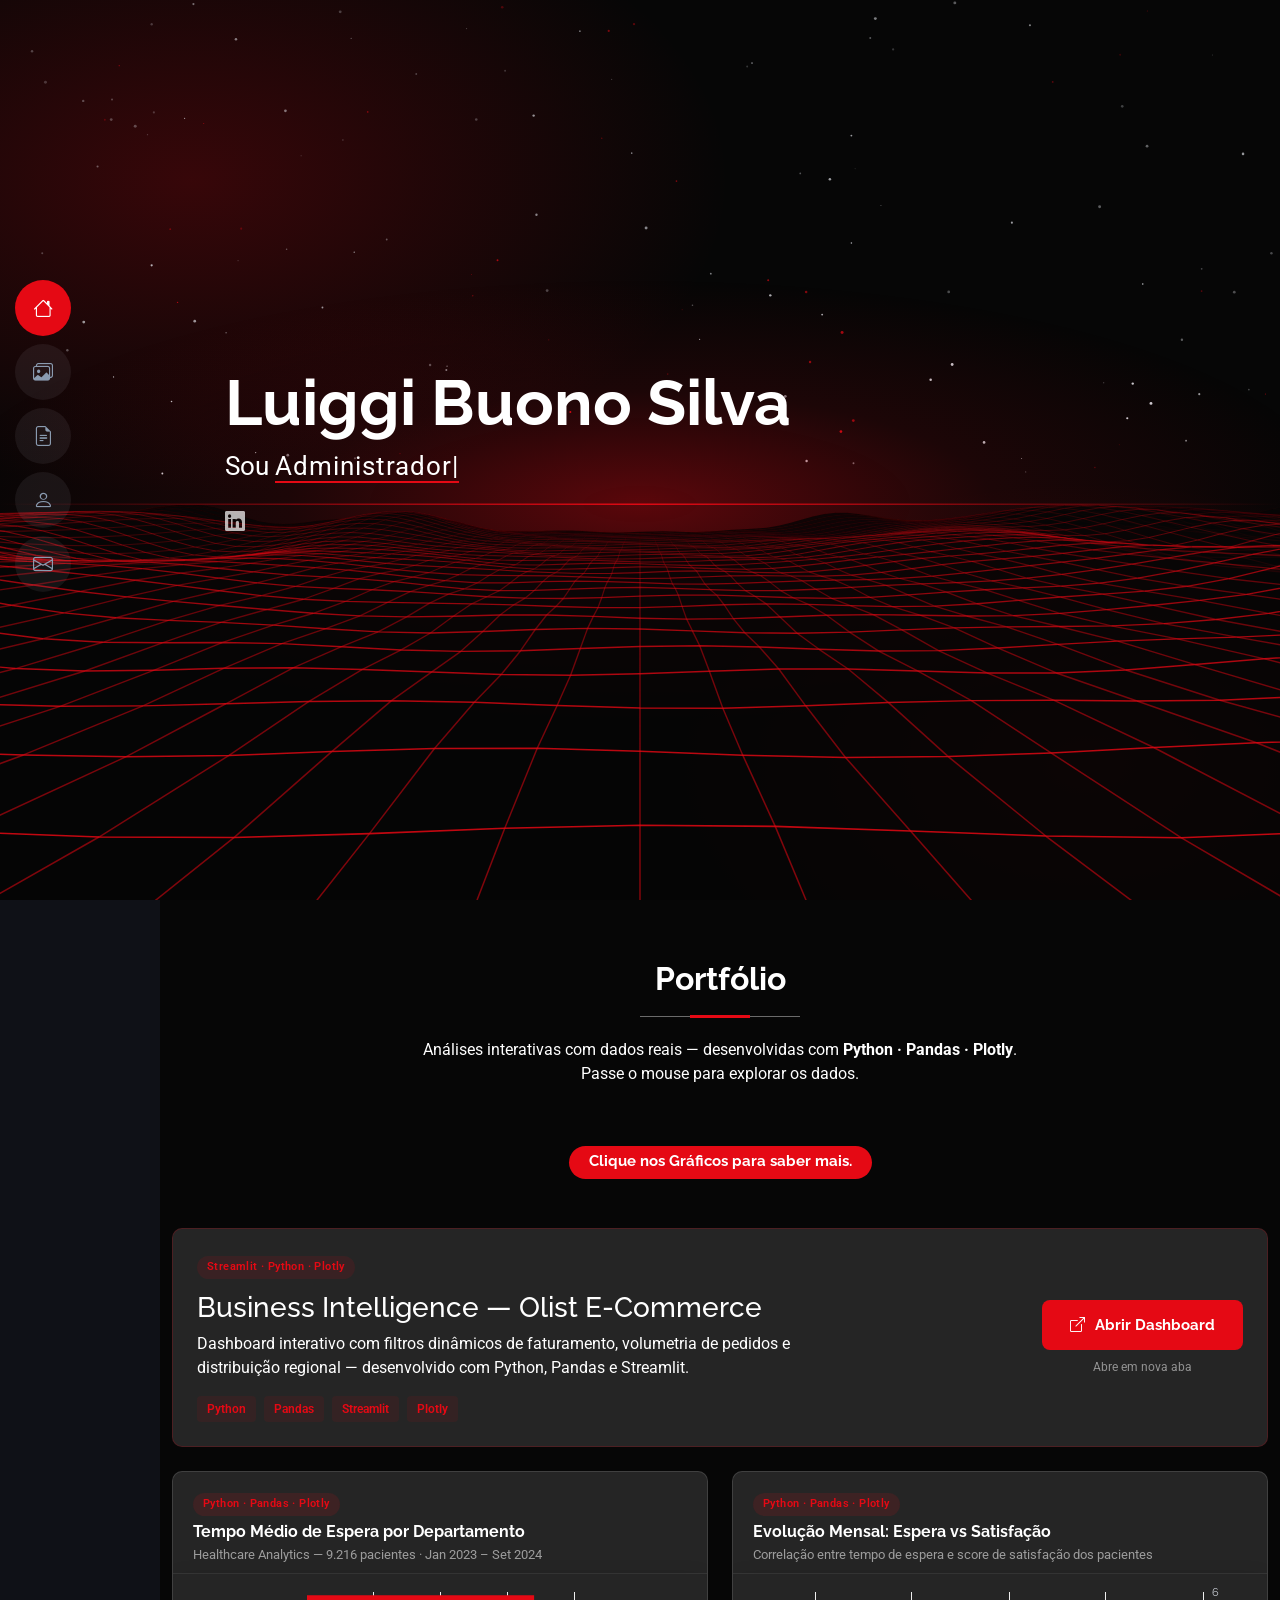
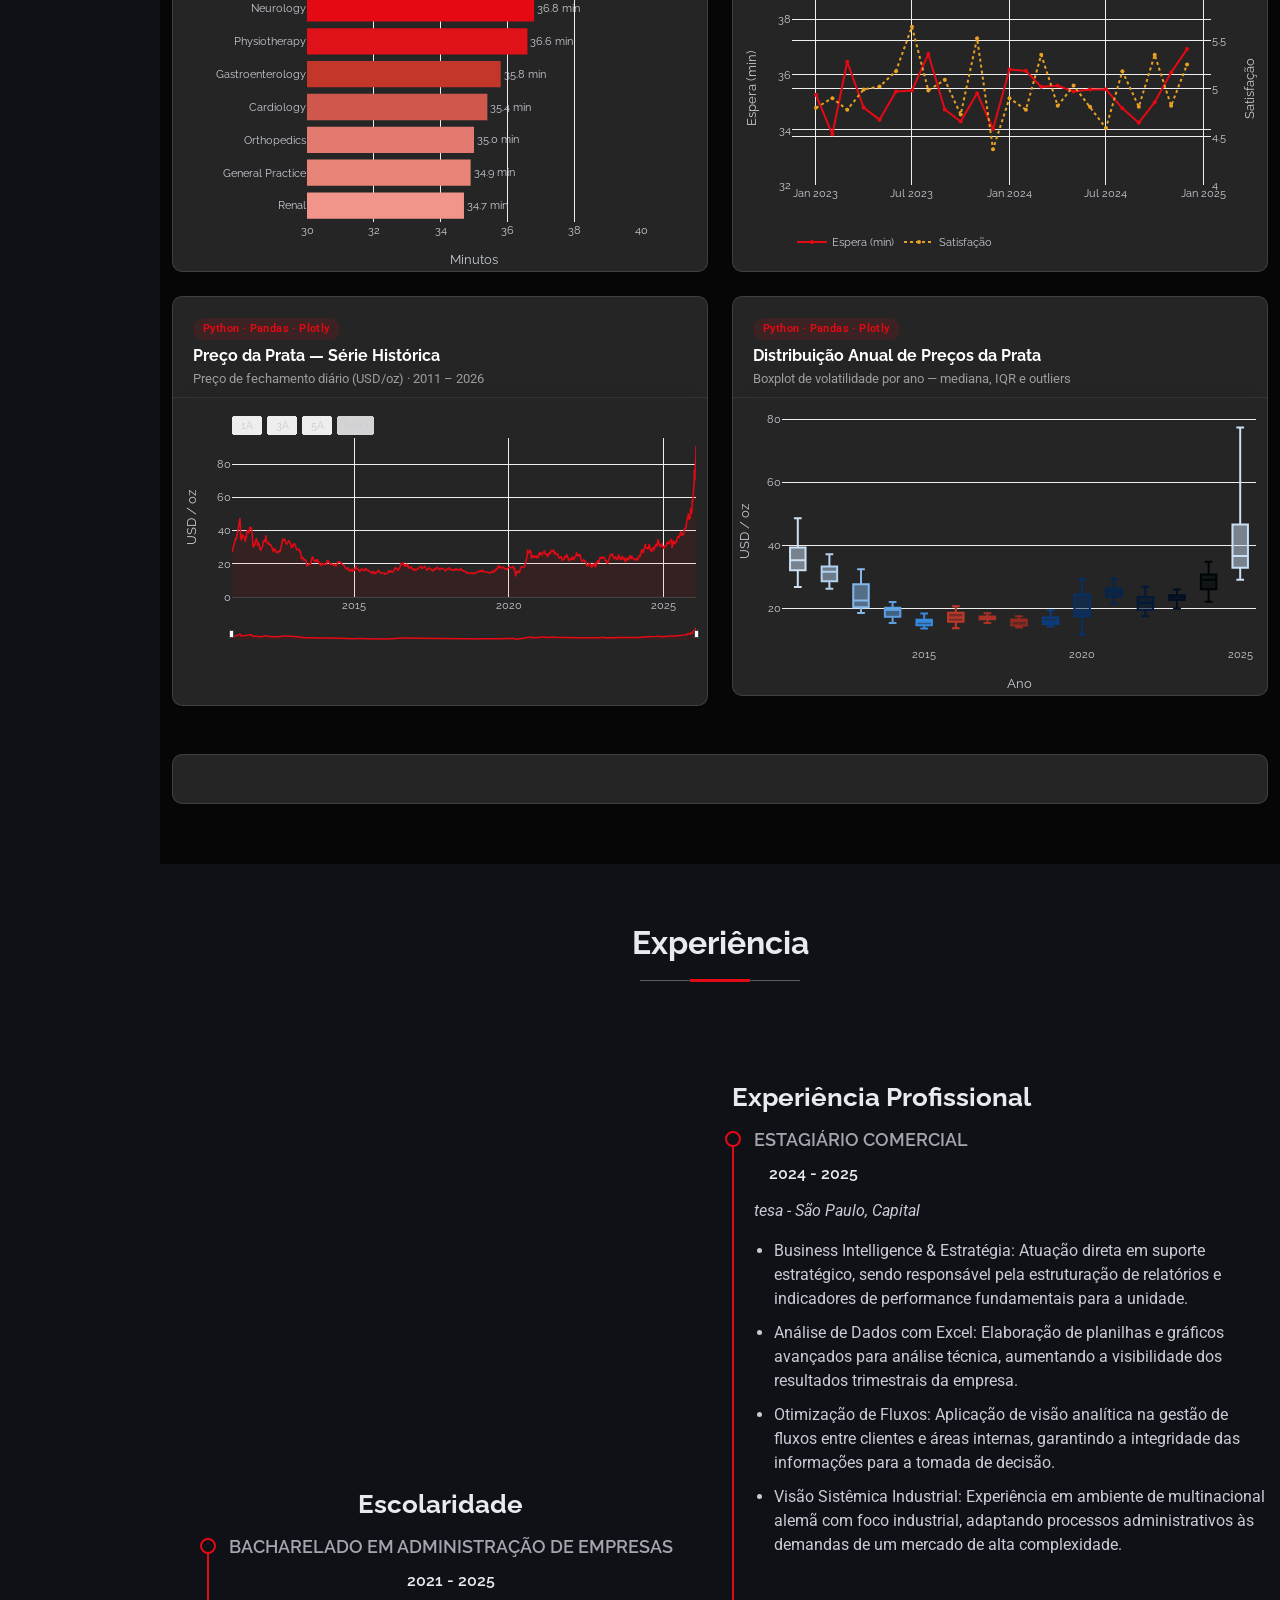
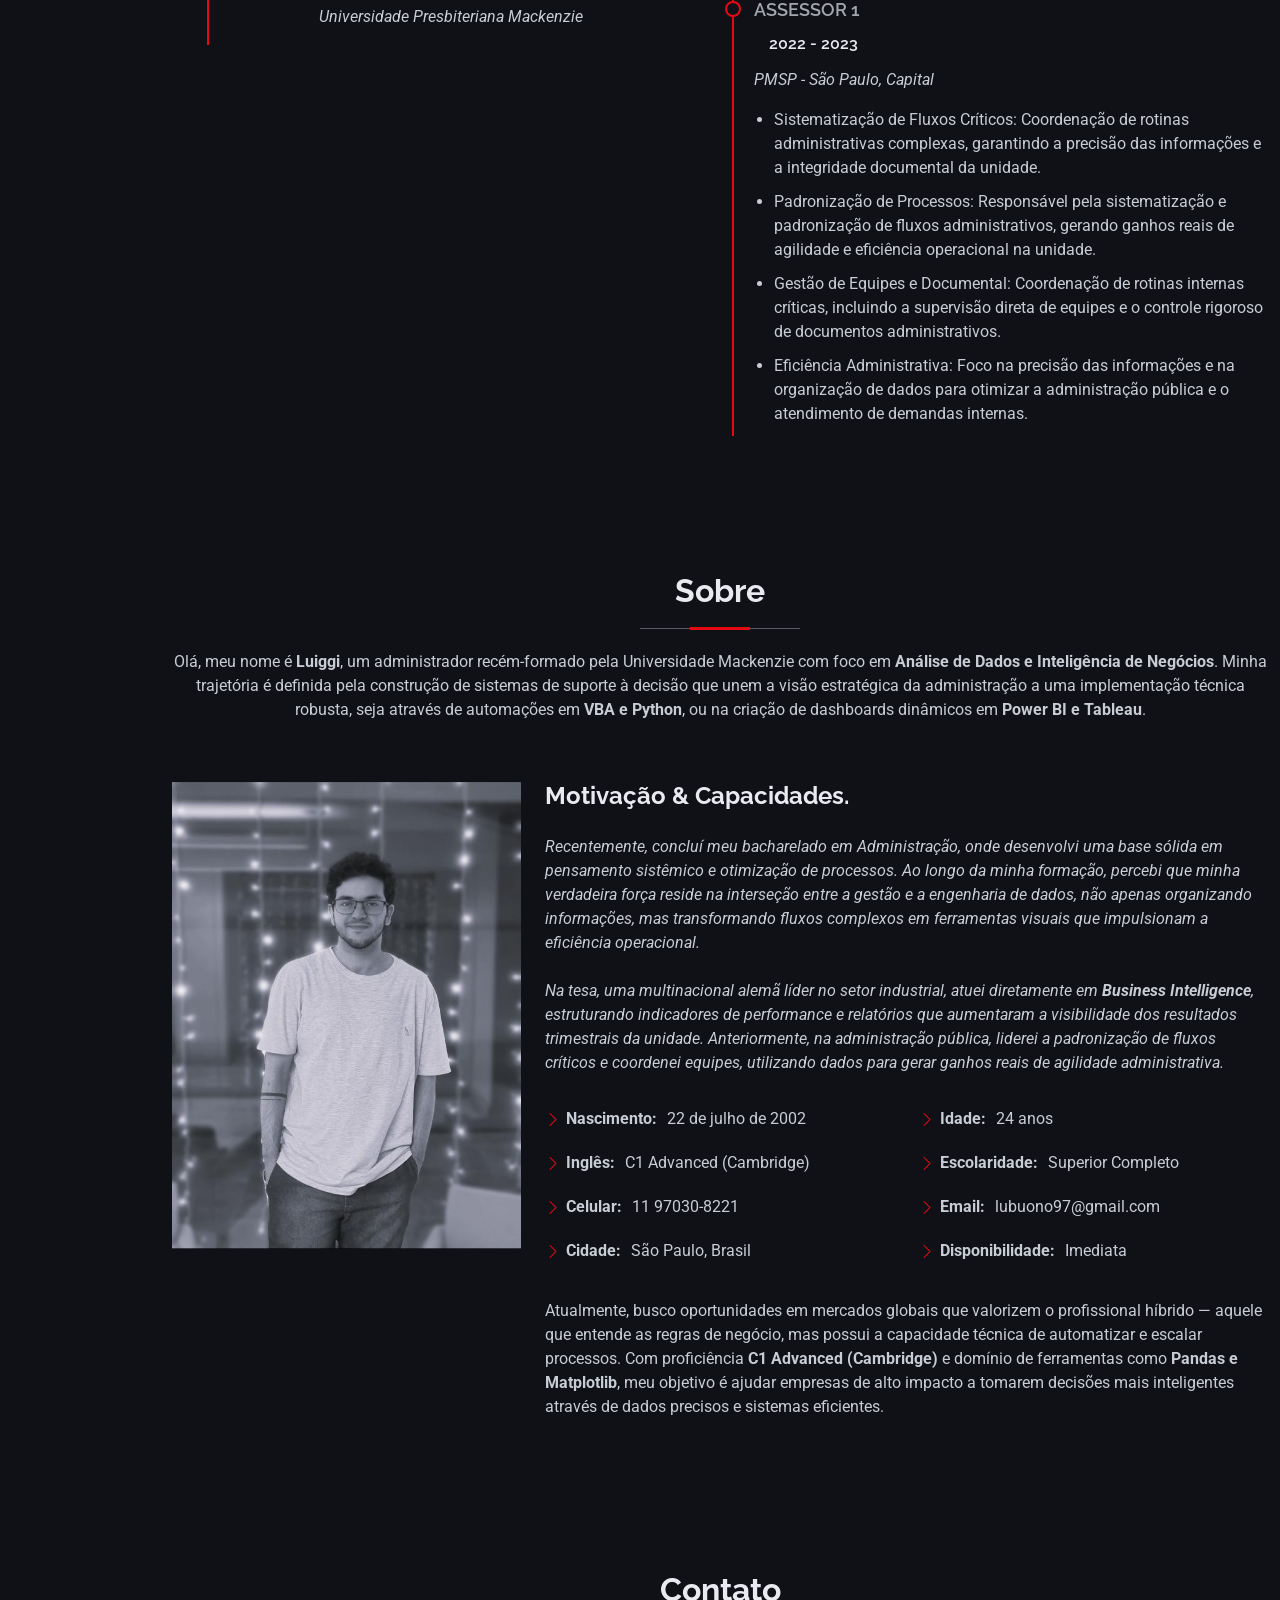
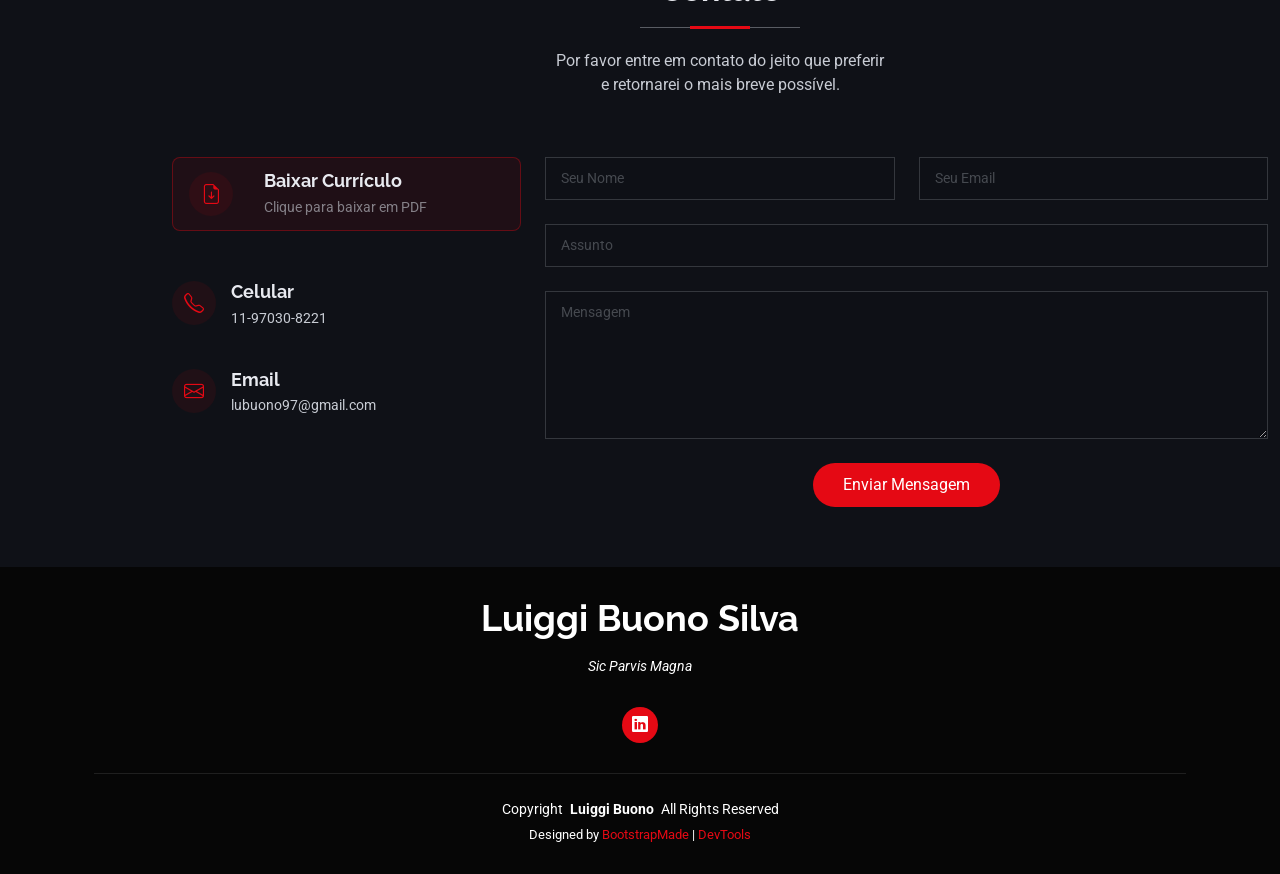
<file: index.html>
<!DOCTYPE html>
<html lang="pt-BR">

<head>
  <meta charset="utf-8">
  <meta content="width=device-width, initial-scale=1.0" name="viewport">
  <title>CV_Luiggi_Buono</title>
  <meta content="" name="description">
  <meta content="" name="keywords">

  <!-- Favicons -->
  <link href="assets/img/favicon.png" rel="icon">
  <link href="assets/img/favicon.png" rel="apple-touch-icon">

  <!-- Fonts -->
  <link href="https://fonts.googleapis.com" rel="preconnect">
  <link href="https://fonts.gstatic.com" rel="preconnect" crossorigin>
  <link
    href="https://fonts.googleapis.com/css2?family=Roboto:ital,wght@0,100;0,300;0,400;0,500;0,700;0,900;1,100;1,300;1,400;1,500;1,700;1,900&family=Poppins:ital,wght@0,100;0,200;0,300;0,400;0,500;0,600;0,700;0,800;0,900;1,100;1,200;1,300;1,400;1,500;1,600;1,700;1,800;1,900&family=Raleway:ital,wght@0,100;0,200;0,300;0,400;0,500;0,600;0,700;0,800;0,900;1,100;1,200;1,300;1,400;1,500;1,600;1,700;1,800;1,900&display=swap"
    rel="stylesheet">

  <!-- Vendor CSS Files -->
  <link href="assets/vendor/bootstrap/css/bootstrap.min.css" rel="stylesheet">
  <link href="assets/vendor/bootstrap-icons/bootstrap-icons.css" rel="stylesheet">
  <link href="assets/vendor/aos/aos.css" rel="stylesheet">
  <link href="assets/vendor/glightbox/css/glightbox.min.css" rel="stylesheet">
  <link href="assets/vendor/swiper/swiper-bundle.min.css" rel="stylesheet">

  <!-- Main CSS File -->
  <link href="assets/css/main.css" rel="stylesheet">

  <!-- Plotly.js para gráficos interativos -->
  <script src="https://cdn.plot.ly/plotly-2.32.0.min.js" id="plotly-cdn"></script>

  <!-- =======================================================
  * Template Name: MyResume
  * Template URL: https://bootstrapmade.com/free-html-bootstrap-template-my-resume/
  * Updated: Jun 29 2024 with Bootstrap v5.3.3
  * Author: BootstrapMade.com
  * License: https://bootstrapmade.com/license/
  ======================================================== -->

  <style>
    .portfolio-card-link {
      text-decoration: none;
      display: block;
      color: inherit;
    }

    .portfolio-card-link .portfolio-card {
      transition: transform 0.25s ease, box-shadow 0.25s ease;
      cursor: pointer;
    }

    .portfolio-card-link:hover .portfolio-card {
      transform: translateY(-5px);
      box-shadow: 0 12px 32px rgba(5, 99, 187, 0.15);
    }

    .portfolio-card-link:hover .portfolio-card-header h4::after {
      content: ' →';
      color: #0563bb;
    }
  </style>
</head>

<body class="index-page">

  <header id="header" class="header d-flex flex-column justify-content-center">

    <i class="header-toggle d-xl-none bi bi-list"></i>

    <nav id="navmenu" class="navmenu">
      <ul>
        <li><a href="#hero" class="active"><i class="bi bi-house navicon"></i><span>Home</span></a></li>
        <li><a href="#portfolio"><i class="bi bi-images navicon"></i><span>Portfólio</span></a></li>
        <li><a href="#Currículo"><i class="bi bi-file-earmark-text navicon"></i><span>Experiência</span></a></li>
        <li><a href="#Sobre mim"><i class="bi bi-person navicon"></i><span>Sobre mim</span></a></li>
        <li><a href="#contact"><i class="bi bi-envelope navicon"></i><span>Contato</span></a></li>
      </ul>
    </nav>

  </header>

  <main class="main">

    <!-- Hero Section -->
    <section id="hero" class="hero section dark-background">

      <canvas id="hero-canvas" aria-hidden="true"></canvas>
      <div class="hero-spotlight" aria-hidden="true"></div>

      <div class="container" data-aos="zoom-out">
        <div class="row justify-content-center">
          <div class="col-lg-9">
            <h2>Luiggi Buono Silva</h2>
            <p>Sou <span class="typed"
                data-typed-items="Administrador, Analista, Desenvolvedor, Planejador"></span><span
                class="typed-cursor typed-cursor--blink" aria-hidden="true"></span></p>
            <div class="social-links">
              <a
                href="https://www.linkedin.com/in/luiggi-buono-silva-706985194/?lipi=urn%3Ali%3Apage%3Ad_flagship3_profile_view_base_contact_details%3BIKTzEjtxRpqiecCfWYso%2Bg%3D%3D"><i
                  class="bi bi-linkedin"></i></a>
            </div>
          </div>
        </div>
      </div>

    </section><!-- /Hero Section -->

    <!-- Portfolio Section -->
    <section id="portfolio" class="portfolio section dark-background">
      <div class="container section-title" data-aos="fade-up">
        <h2>Portfólio</h2>
        <p>Análises interativas com dados reais — desenvolvidas com <strong>Python · Pandas · Plotly</strong>.<br>Passe
          o mouse para explorar os dados.</p>
      </div>
      <div class="container">
        <div class="row" data-aos="fade-up" data-aos-delay="100">
          <div class="col-lg-12 d-flex justify-content-center">
            <ul id="portfolio-filters" class="portfolio-filters">
              <li data-filter="*" class="filter-active"><strong>Clique nos Gráficos para saber mais.</strong></li>
            </ul>
          </div>
        </div>
        <div class="row gy-4 portfolio-container" data-aos="fade-up" data-aos-delay="200">
        <!-- Dashboard do Olist via Streamlit -->
        <div class="col-lg-12 portfolio-item filter-python mt-5">
          <div class="portfolio-card p-4" style="background: var(--surface-color); border: 1px solid rgba(229,9,20,0.2);">
            <div class="d-flex flex-column flex-md-row align-items-md-center justify-content-between gap-4">
              <div>
                <span class="portfolio-badge" style="background: rgba(229, 9, 20, 0.1); color: var(--accent-color);">Streamlit · Python · Plotly</span>
                <h3 style="color: var(--heading-color); margin-top: 12px; margin-bottom: 8px;">Business Intelligence — Olist E-Commerce</h3>
                <p style="color: var(--default-color); margin-bottom: 16px; max-width: 600px;">
                  Dashboard interativo com filtros dinâmicos de faturamento, volumetria de pedidos e distribuição regional — desenvolvido com Python, Pandas e Streamlit.
                </p>
                <div class="d-flex flex-wrap gap-2">
                  <span style="background: rgba(229,9,20,0.08); color: var(--accent-color); font-size: 12px; font-weight: 600; padding: 4px 10px; border-radius: 4px;">Python</span>
                  <span style="background: rgba(229,9,20,0.08); color: var(--accent-color); font-size: 12px; font-weight: 600; padding: 4px 10px; border-radius: 4px;">Pandas</span>
                  <span style="background: rgba(229,9,20,0.08); color: var(--accent-color); font-size: 12px; font-weight: 600; padding: 4px 10px; border-radius: 4px;">Streamlit</span>
                  <span style="background: rgba(229,9,20,0.08); color: var(--accent-color); font-size: 12px; font-weight: 600; padding: 4px 10px; border-radius: 4px;">Plotly</span>
                </div>
              </div>
              <div class="text-center" style="flex-shrink: 0;">
                <a href="https://olistdashboard-a9m6yyybynaucm85bcqx2u.streamlit.app/" target="_blank" rel="noopener"
                   style="display: inline-flex; align-items: center; gap: 10px; background: var(--accent-color); color: #fff; font-family: Raleway, sans-serif; font-weight: 700; font-size: 15px; padding: 14px 28px; border-radius: 8px; text-decoration: none; transition: opacity 0.2s; white-space: nowrap;"
                   onmouseover="this.style.opacity='0.85'" onmouseout="this.style.opacity='1'">
                  <i class="bi bi-box-arrow-up-right"></i>
                  Abrir Dashboard
                </a>
                <p style="font-size: 12px; color: var(--default-color); opacity: 0.5; margin-top: 8px; margin-bottom: 0;">Abre em nova aba</p>
              </div>
            </div>
          </div>
        </div>


          <div class="col-lg-6 portfolio-item filter-python">
            <a href="healthcare-espera.html" class="portfolio-card-link">
              <div class="portfolio-card">
                <div class="portfolio-card-header">
                  <span class="portfolio-badge">Python · Pandas · Plotly</span>
                  <h4>Tempo Médio de Espera por Departamento</h4>
                  <p>Healthcare Analytics — 9.216 pacientes · Jan 2023 – Set 2024</p>
                </div>
                <div id="chart-dept" class="plotly-chart"></div>
              </div>
            </a>
          </div>

          <div class="col-lg-6 portfolio-item filter-python">
            <a href="healthcare-espera.html" class="portfolio-card-link">
              <div class="portfolio-card">
                <div class="portfolio-card-header">
                  <span class="portfolio-badge">Python · Pandas · Plotly</span>
                  <h4>Evolução Mensal: Espera vs Satisfação</h4>
                  <p>Correlação entre tempo de espera e score de satisfação dos pacientes</p>
                </div>
                <div id="chart-monthly" class="plotly-chart"></div>
              </div>
            </a>
          </div>

          <div class="col-lg-6 portfolio-item filter-python">
            <a href="silver-preco.html" class="portfolio-card-link">
              <div class="portfolio-card">
                <div class="portfolio-card-header">
                  <span class="portfolio-badge">Python · Pandas · Plotly</span>
                  <h4>Preço da Prata — Série Histórica</h4>
                  <p>Preço de fechamento diário (USD/oz) · 2011 – 2026</p>
                </div>
                <div id="chart-silver" class="plotly-chart"></div>
              </div>
            </a>
          </div>

          <div class="col-lg-6 portfolio-item filter-python">
            <a href="silver-preco.html" class="portfolio-card-link">
              <div class="portfolio-card">
                <div class="portfolio-card-header">
                  <span class="portfolio-badge">Python · Pandas · Plotly</span>
                  <h4>Distribuição Anual de Preços da Prata</h4>
                  <p>Boxplot de volatilidade por ano — mediana, IQR e outliers</p>
                </div>
                <div id="chart-box" class="plotly-chart"></div>
              </div>
            </a>
          </div>

          <div class="col-lg-12 portfolio-item filter-python mt-5">
  <div class="portfolio-card p-4" style="background: var(--surface-color);">
</div>

        </div>
      </div>
    </section><!-- /Portfolio Section -->

    <script>
      function _doInitCharts() {
        (function () {
        var cfg = { displayModeBar: false, responsive: true };
        var base = {
          paper_bgcolor: 'rgba(0,0,0,0)', plot_bgcolor: 'rgba(0,0,0,0)',
          font: { family: 'Raleway,sans-serif', size: 11, color: '#c8ccd4' },
          margin: { t: 10, r: 15, b: 45, l: 45 }, height: 285,
          legend: { orientation: 'h', y: -0.22 }
        };
        function mg(a, b) { return Object.assign({}, a, b); }

        Plotly.newPlot('chart-dept', [{
          type: 'bar', orientation: 'h',
          x: [34.7, 34.9, 35.0, 35.4, 35.8, 36.6, 36.8], y: ["Renal", "General Practice", "Orthopedics", "Cardiology", "Gastroenterology", "Physiotherapy", "Neurology"],
          marker: { color: [34.7, 34.9, 35.0, 35.4, 35.8, 36.6, 36.8], colorscale: [[0, '#f1948a'], [0.5, '#c0392b'], [1, '#e50914']], showscale: false },
          text: [34.7, 34.9, 35.0, 35.4, 35.8, 36.6, 36.8].map(function (v) { return v.toFixed(1) + ' min'; }),
          textposition: 'outside',
          hovertemplate: '<b>%{y}</b><br>Média: %{x:.1f} min<extra></extra>'
        }], mg(base, { xaxis: { title: 'Minutos', range: [30, 40] }, margin: { t: 10, r: 70, b: 45, l: 130 } }), cfg);

        Plotly.newPlot('chart-monthly', [
          {
            type: 'scatter', mode: 'lines+markers', name: 'Espera (min)',
            x: ["2023-01", "2023-02", "2023-03", "2023-04", "2023-05", "2023-06", "2023-07", "2023-08", "2023-09", "2023-10", "2023-11", "2023-12", "2024-01", "2024-02", "2024-03", "2024-04", "2024-05", "2024-06", "2024-07", "2024-08", "2024-09", "2024-10", "2024-11", "2024-12"], y: [35.27, 33.84, 36.47, 34.81, 34.37, 35.39, 35.43, 36.75, 34.74, 34.3, 35.33, 34.03, 36.19, 36.14, 35.56, 35.6, 35.39, 35.46, 35.47, 34.78, 34.26, 35.0, 36.08, 36.93], line: { color: '#e50914', width: 2 }, marker: { size: 4 },
            hovertemplate: '%{x}<br>Espera: %{y:.1f} min<extra></extra>'
          },
          {
            type: 'scatter', mode: 'lines+markers', name: 'Satisfação',
            x: ["2023-01", "2023-02", "2023-03", "2023-04", "2023-05", "2023-06", "2023-07", "2023-08", "2023-09", "2023-10", "2023-11", "2023-12", "2024-01", "2024-02", "2024-03", "2024-04", "2024-05", "2024-06", "2024-07", "2024-08", "2024-09", "2024-10", "2024-11", "2024-12"], y: [4.8, 4.9, 4.78, 4.99, 5.02, 5.18, 5.64, 4.98, 5.09, 4.73, 5.52, 4.37, 4.9, 4.78, 5.35, 4.82, 5.03, 4.81, 4.59, 5.18, 4.81, 5.35, 4.82, 5.25], yaxis: 'y2', line: { color: '#e8a020', width: 2, dash: 'dot' }, marker: { size: 4 },
            hovertemplate: '%{x}<br>Satisfação: %{y:.2f}<extra></extra>'
          }
        ], mg(base, {
          yaxis: { title: 'Espera (min)', range: [32, 39] },
          yaxis2: { title: 'Satisfação', overlaying: 'y', side: 'right', range: [4, 6] },
          margin: { t: 10, r: 60, b: 60, l: 55 }
        }), cfg);

        Plotly.newPlot('chart-silver', [{
          type: 'scatter', mode: 'lines', name: 'Fechamento USD',
          x: ["2011-01-24", "2011-01-27", "2011-02-01", "2011-02-04", "2011-02-09", "2011-02-14", "2011-02-17", "2011-02-23", "2011-02-28", "2011-03-03", "2011-03-08", "2011-03-11", "2011-03-16", "2011-03-21", "2011-03-24", "2011-03-29", "2011-04-01", "2011-04-06", "2011-04-11", "2011-04-14", "2011-04-19", "2011-04-25", "2011-04-28", "2011-05-03", "2011-05-06", "2011-05-11", "2011-05-16", "2011-05-19", "2011-05-24", "2011-05-27", "2011-06-02", "2011-06-07", "2011-06-10", "2011-06-15", "2011-06-20", "2011-06-23", "2011-06-28", "2011-07-01", "2011-07-07", "2011-07-12", "2011-07-15", "2011-07-20", "2011-07-25", "2011-07-28", "2011-08-02", "2011-08-05", "2011-08-10", "2011-08-15", "2011-08-18", "2011-08-23", "2011-08-26", "2011-08-31", "2011-09-06", "2011-09-09", "2011-09-14", "2011-09-19", "2011-09-22", "2011-09-27", "2011-09-30", "2011-10-05", "2011-10-10", "2011-10-13", "2011-10-18", "2011-10-21", "2011-10-26", "2011-10-31", "2011-11-03", "2011-11-08", "2011-11-11", "2011-11-16", "2011-11-21", "2011-11-25", "2011-11-30", "2011-12-05", "2011-12-08", "2011-12-13", "2011-12-16", "2011-12-21", "2011-12-27", "2011-12-30", "2012-01-05", "2012-01-10", "2012-01-13", "2012-01-19", "2012-01-24", "2012-01-27", "2012-02-01", "2012-02-06", "2012-02-09", "2012-02-14", "2012-02-17", "2012-02-23", "2012-02-28", "2012-03-02", "2012-03-07", "2012-03-12", "2012-03-15", "2012-03-20", "2012-03-23", "2012-03-28", "2012-04-02", "2012-04-05", "2012-04-11", "2012-04-16", "2012-04-19", "2012-04-24", "2012-04-27", "2012-05-02", "2012-05-07", "2012-05-10", "2012-05-15", "2012-05-18", "2012-05-23", "2012-05-29", "2012-06-01", "2012-06-06", "2012-06-11", "2012-06-14", "2012-06-19", "2012-06-22", "2012-06-27", "2012-07-02", "2012-07-06", "2012-07-11", "2012-07-16", "2012-07-19", "2012-07-24", "2012-07-27", "2012-08-01", "2012-08-06", "2012-08-09", "2012-08-14", "2012-08-17", "2012-08-22", "2012-08-27", "2012-08-30", "2012-09-05", "2012-09-10", "2012-09-13", "2012-09-18", "2012-09-21", "2012-09-26", "2012-10-01", "2012-10-04", "2012-10-09", "2012-10-12", "2012-10-17", "2012-10-22", "2012-10-25", "2012-11-01", "2012-11-06", "2012-11-09", "2012-11-14", "2012-11-19", "2012-11-23", "2012-11-28", "2012-12-03", "2012-12-06", "2012-12-11", "2012-12-14", "2012-12-19", "2012-12-24", "2012-12-28", "2013-01-03", "2013-01-08", "2013-01-11", "2013-01-16", "2013-01-22", "2013-01-25", "2013-01-30", "2013-02-04", "2013-02-07", "2013-02-12", "2013-02-15", "2013-02-21", "2013-02-26", "2013-03-01", "2013-03-06", "2013-03-11", "2013-03-14", "2013-03-19", "2013-03-22", "2013-03-27", "2013-04-02", "2013-04-05", "2013-04-10", "2013-04-15", "2013-04-18", "2013-04-23", "2013-04-26", "2013-05-01", "2013-05-06", "2013-05-09", "2013-05-14", "2013-05-17", "2013-05-22", "2013-05-28", "2013-05-31", "2013-06-05", "2013-06-10", "2013-06-13", "2013-06-18", "2013-06-21", "2013-06-26", "2013-07-01", "2013-07-05", "2013-07-10", "2013-07-15", "2013-07-18", "2013-07-23", "2013-07-26", "2013-07-31", "2013-08-05", "2013-08-08", "2013-08-13", "2013-08-16", "2013-08-21", "2013-08-26", "2013-08-29", "2013-09-04", "2013-09-09", "2013-09-12", "2013-09-17", "2013-09-20", "2013-09-25", "2013-09-30", "2013-10-03", "2013-10-08", "2013-10-11", "2013-10-16", "2013-10-21", "2013-10-24", "2013-10-29", "2013-11-01", "2013-11-06", "2013-11-11", "2013-11-14", "2013-11-19", "2013-11-22", "2013-11-27", "2013-12-03", "2013-12-06", "2013-12-11", "2013-12-16", "2013-12-19", "2013-12-24", "2013-12-30", "2014-01-03", "2014-01-08", "2014-01-13", "2014-01-16", "2014-01-22", "2014-01-27", "2014-01-30", "2014-02-04", "2014-02-07", "2014-02-12", "2014-02-18", "2014-02-21", "2014-02-26", "2014-03-03", "2014-03-06", "2014-03-11", "2014-03-14", "2014-03-19", "2014-03-24", "2014-03-27", "2014-04-01", "2014-04-04", "2014-04-09", "2014-04-14", "2014-04-17", "2014-04-23", "2014-04-28", "2014-05-01", "2014-05-06", "2014-05-09", "2014-05-14", "2014-05-19", "2014-05-22", "2014-05-28", "2014-06-02", "2014-06-05", "2014-06-10", "2014-06-13", "2014-06-18", "2014-06-23", "2014-06-26", "2014-07-01", "2014-07-07", "2014-07-10", "2014-07-15", "2014-07-18", "2014-07-23", "2014-07-28", "2014-07-31", "2014-08-05", "2014-08-08", "2014-08-13", "2014-08-18", "2014-08-21", "2014-08-26", "2014-08-29", "2014-09-04", "2014-09-09", "2014-09-12", "2014-09-17", "2014-09-22", "2014-09-25", "2014-09-30", "2014-10-03", "2014-10-08", "2014-10-13", "2014-10-16", "2014-10-21", "2014-10-24", "2014-10-29", "2014-11-03", "2014-11-06", "2014-11-11", "2014-11-14", "2014-11-19", "2014-11-24", "2014-11-28", "2014-12-03", "2014-12-08", "2014-12-11", "2014-12-16", "2014-12-19", "2014-12-24", "2014-12-30", "2015-01-05", "2015-01-08", "2015-01-13", "2015-01-16", "2015-01-22", "2015-01-27", "2015-01-30", "2015-02-04", "2015-02-09", "2015-02-12", "2015-02-18", "2015-02-23", "2015-02-26", "2015-03-03", "2015-03-06", "2015-03-11", "2015-03-16", "2015-03-19", "2015-03-24", "2015-03-27", "2015-04-01", "2015-04-07", "2015-04-10", "2015-04-15", "2015-04-20", "2015-04-23", "2015-04-28", "2015-05-01", "2015-05-06", "2015-05-11", "2015-05-14", "2015-05-19", "2015-05-22", "2015-05-28", "2015-06-02", "2015-06-05", "2015-06-10", "2015-06-15", "2015-06-18", "2015-06-23", "2015-06-26", "2015-07-01", "2015-07-07", "2015-07-10", "2015-07-15", "2015-07-20", "2015-07-23", "2015-07-28", "2015-07-31", "2015-08-05", "2015-08-10", "2015-08-13", "2015-08-18", "2015-08-21", "2015-08-26", "2015-08-31", "2015-09-03", "2015-09-09", "2015-09-14", "2015-09-17", "2015-09-22", "2015-09-25", "2015-09-30", "2015-10-05", "2015-10-08", "2015-10-13", "2015-10-16", "2015-10-21", "2015-10-26", "2015-10-29", "2015-11-03", "2015-11-06", "2015-11-11", "2015-11-16", "2015-11-19", "2015-11-24", "2015-11-30", "2015-12-03", "2015-12-08", "2015-12-11", "2015-12-16", "2015-12-21", "2015-12-24", "2015-12-30", "2016-01-05", "2016-01-08", "2016-01-13", "2016-01-19", "2016-01-22", "2016-01-27", "2016-02-01", "2016-02-04", "2016-02-09", "2016-02-12", "2016-02-18", "2016-02-23", "2016-02-26", "2016-03-02", "2016-03-07", "2016-03-10", "2016-03-15", "2016-03-18", "2016-03-23", "2016-03-29", "2016-04-01", "2016-04-06", "2016-04-11", "2016-04-14", "2016-04-19", "2016-04-22", "2016-04-27", "2016-05-02", "2016-05-05", "2016-05-10", "2016-05-13", "2016-05-18", "2016-05-23", "2016-05-26", "2016-06-01", "2016-06-06", "2016-06-09", "2016-06-14", "2016-06-17", "2016-06-22", "2016-06-27", "2016-06-30", "2016-07-06", "2016-07-11", "2016-07-14", "2016-07-19", "2016-07-22", "2016-07-27", "2016-08-01", "2016-08-04", "2016-08-09", "2016-08-12", "2016-08-17", "2016-08-22", "2016-08-25", "2016-08-30", "2016-09-02", "2016-09-08", "2016-09-13", "2016-09-16", "2016-09-21", "2016-09-26", "2016-09-29", "2016-10-04", "2016-10-07", "2016-10-13", "2016-10-18", "2016-10-21", "2016-10-26", "2016-10-31", "2016-11-03", "2016-11-08", "2016-11-14", "2016-11-17", "2016-11-22", "2016-11-28", "2016-12-01", "2016-12-06", "2016-12-09", "2016-12-14", "2016-12-19", "2016-12-22", "2016-12-28", "2017-01-03", "2017-01-06", "2017-01-11", "2017-01-17", "2017-01-20", "2017-01-25", "2017-01-30", "2017-02-02", "2017-02-07", "2017-02-10", "2017-02-15", "2017-02-21", "2017-02-24", "2017-03-01", "2017-03-06", "2017-03-09", "2017-03-14", "2017-03-17", "2017-03-22", "2017-03-27", "2017-03-30", "2017-04-04", "2017-04-07", "2017-04-12", "2017-04-18", "2017-04-21", "2017-04-26", "2017-05-01", "2017-05-04", "2017-05-09", "2017-05-12", "2017-05-17", "2017-05-22", "2017-05-25", "2017-05-31", "2017-06-05", "2017-06-08", "2017-06-13", "2017-06-16", "2017-06-21", "2017-06-26", "2017-06-29", "2017-07-05", "2017-07-10", "2017-07-13", "2017-07-18", "2017-07-21", "2017-07-26", "2017-07-31", "2017-08-03", "2017-08-08", "2017-08-11", "2017-08-16", "2017-08-21", "2017-08-24", "2017-08-29", "2017-09-01", "2017-09-07", "2017-09-12", "2017-09-15", "2017-09-20", "2017-09-25", "2017-09-28", "2017-10-03", "2017-10-06", "2017-10-11", "2017-10-16", "2017-10-19", "2017-10-24", "2017-10-27", "2017-11-01", "2017-11-06", "2017-11-09", "2017-11-14", "2017-11-17", "2017-11-22", "2017-11-28", "2017-12-01", "2017-12-06", "2017-12-11", "2017-12-14", "2017-12-19", "2017-12-22", "2017-12-28", "2018-01-03", "2018-01-08", "2018-01-11", "2018-01-17", "2018-01-22", "2018-01-25", "2018-01-31", "2018-02-05", "2018-02-08", "2018-02-13", "2018-02-16", "2018-02-22", "2018-02-27", "2018-03-02", "2018-03-07", "2018-03-12", "2018-03-15", "2018-03-20", "2018-03-23", "2018-03-28", "2018-04-03", "2018-04-06", "2018-04-11", "2018-04-16", "2018-04-19", "2018-04-24", "2018-04-27", "2018-05-02", "2018-05-07", "2018-05-10", "2018-05-15", "2018-05-18", "2018-05-23", "2018-05-29", "2018-06-01", "2018-06-06", "2018-06-11", "2018-06-14", "2018-06-19", "2018-06-22", "2018-06-27", "2018-07-02", "2018-07-06", "2018-07-11", "2018-07-16", "2018-07-19", "2018-07-24", "2018-07-27", "2018-08-01", "2018-08-06", "2018-08-09", "2018-08-14", "2018-08-17", "2018-08-22", "2018-08-27", "2018-08-30", "2018-09-05", "2018-09-10", "2018-09-13", "2018-09-18", "2018-09-21", "2018-09-26", "2018-10-01", "2018-10-04", "2018-10-09", "2018-10-12", "2018-10-17", "2018-10-22", "2018-10-25", "2018-10-30", "2018-11-02", "2018-11-07", "2018-11-12", "2018-11-15", "2018-11-20", "2018-11-26", "2018-11-29", "2018-12-04", "2018-12-10", "2018-12-13", "2018-12-18", "2018-12-21", "2018-12-27", "2019-01-02", "2019-01-07", "2019-01-10", "2019-01-15", "2019-01-18", "2019-01-24", "2019-01-29", "2019-02-01", "2019-02-06", "2019-02-11", "2019-02-14", "2019-02-20", "2019-02-25", "2019-02-28", "2019-03-05", "2019-03-08", "2019-03-13", "2019-03-18", "2019-03-21", "2019-03-26", "2019-03-29", "2019-04-03", "2019-04-08", "2019-04-11", "2019-04-16", "2019-04-22", "2019-04-25", "2019-04-30", "2019-05-03", "2019-05-08", "2019-05-13", "2019-05-16", "2019-05-21", "2019-05-24", "2019-05-30", "2019-06-04", "2019-06-07", "2019-06-12", "2019-06-17", "2019-06-20", "2019-06-25", "2019-06-28", "2019-07-03", "2019-07-09", "2019-07-12", "2019-07-17", "2019-07-22", "2019-07-25", "2019-07-30", "2019-08-02", "2019-08-07", "2019-08-12", "2019-08-15", "2019-08-20", "2019-08-23", "2019-08-28", "2019-09-03", "2019-09-06", "2019-09-11", "2019-09-16", "2019-09-19", "2019-09-24", "2019-09-27", "2019-10-02", "2019-10-07", "2019-10-10", "2019-10-15", "2019-10-18", "2019-10-23", "2019-10-28", "2019-10-31", "2019-11-05", "2019-11-08", "2019-11-13", "2019-11-18", "2019-11-21", "2019-11-26", "2019-12-02", "2019-12-05", "2019-12-10", "2019-12-13", "2019-12-18", "2019-12-23", "2019-12-27", "2020-01-02", "2020-01-07", "2020-01-10", "2020-01-15", "2020-01-21", "2020-01-24", "2020-01-29", "2020-02-03", "2020-02-06", "2020-02-11", "2020-02-14", "2020-02-20", "2020-02-25", "2020-02-28", "2020-03-04", "2020-03-09", "2020-03-12", "2020-03-17", "2020-03-20", "2020-03-25", "2020-03-30", "2020-04-02", "2020-04-07", "2020-04-13", "2020-04-16", "2020-04-21", "2020-04-24", "2020-04-29", "2020-05-04", "2020-05-07", "2020-05-12", "2020-05-15", "2020-05-20", "2020-05-26", "2020-05-29", "2020-06-03", "2020-06-08", "2020-06-11", "2020-06-16", "2020-06-19", "2020-06-24", "2020-06-29", "2020-07-02", "2020-07-08", "2020-07-13", "2020-07-16", "2020-07-21", "2020-07-24", "2020-07-29", "2020-08-03", "2020-08-06", "2020-08-11", "2020-08-14", "2020-08-19", "2020-08-24", "2020-08-27", "2020-09-01", "2020-09-04", "2020-09-10", "2020-09-15", "2020-09-18", "2020-09-23", "2020-09-28", "2020-10-01", "2020-10-06", "2020-10-09", "2020-10-14", "2020-10-19", "2020-10-22", "2020-10-27", "2020-10-30", "2020-11-04", "2020-11-09", "2020-11-12", "2020-11-17", "2020-11-20", "2020-11-25", "2020-12-01", "2020-12-04", "2020-12-09", "2020-12-14", "2020-12-17", "2020-12-22", "2020-12-28", "2020-12-31", "2021-01-06", "2021-01-11", "2021-01-14", "2021-01-20", "2021-01-25", "2021-01-28", "2021-02-02", "2021-02-05", "2021-02-10", "2021-02-16", "2021-02-19", "2021-02-24", "2021-03-01", "2021-03-04", "2021-03-09", "2021-03-12", "2021-03-17", "2021-03-22", "2021-03-25", "2021-03-30", "2021-04-05", "2021-04-08", "2021-04-13", "2021-04-16", "2021-04-21", "2021-04-26", "2021-04-29", "2021-05-04", "2021-05-07", "2021-05-12", "2021-05-17", "2021-05-20", "2021-05-25", "2021-05-28", "2021-06-03", "2021-06-08", "2021-06-11", "2021-06-16", "2021-06-21", "2021-06-24", "2021-06-29", "2021-07-02", "2021-07-08", "2021-07-13", "2021-07-16", "2021-07-21", "2021-07-26", "2021-07-29", "2021-08-03", "2021-08-06", "2021-08-11", "2021-08-16", "2021-08-19", "2021-08-24", "2021-08-27", "2021-09-01", "2021-09-07", "2021-09-10", "2021-09-15", "2021-09-20", "2021-09-23", "2021-09-28", "2021-10-01", "2021-10-06", "2021-10-11", "2021-10-14", "2021-10-19", "2021-10-22", "2021-10-27", "2021-11-01", "2021-11-04", "2021-11-09", "2021-11-12", "2021-11-17", "2021-11-22", "2021-11-26", "2021-12-01", "2021-12-06", "2021-12-09", "2021-12-14", "2021-12-17", "2021-12-22", "2021-12-28", "2021-12-31", "2022-01-05", "2022-01-10", "2022-01-13", "2022-01-19", "2022-01-24", "2022-01-27", "2022-02-01", "2022-02-04", "2022-02-09", "2022-02-14", "2022-02-17", "2022-02-23", "2022-02-28", "2022-03-03", "2022-03-08", "2022-03-11", "2022-03-16", "2022-03-21", "2022-03-24", "2022-03-29", "2022-04-01", "2022-04-06", "2022-04-11", "2022-04-14", "2022-04-20", "2022-04-25", "2022-04-28", "2022-05-03", "2022-05-06", "2022-05-11", "2022-05-16", "2022-05-19", "2022-05-24", "2022-05-27", "2022-06-02", "2022-06-07", "2022-06-10", "2022-06-15", "2022-06-21", "2022-06-24", "2022-06-29", "2022-07-05", "2022-07-08", "2022-07-13", "2022-07-18", "2022-07-21", "2022-07-26", "2022-07-29", "2022-08-03", "2022-08-08", "2022-08-11", "2022-08-16", "2022-08-19", "2022-08-24", "2022-08-29", "2022-09-01", "2022-09-07", "2022-09-12", "2022-09-15", "2022-09-20", "2022-09-23", "2022-09-28", "2022-10-03", "2022-10-06", "2022-10-11", "2022-10-14", "2022-10-19", "2022-10-24", "2022-10-27", "2022-11-01", "2022-11-04", "2022-11-09", "2022-11-14", "2022-11-17", "2022-11-22", "2022-11-28", "2022-12-01", "2022-12-06", "2022-12-09", "2022-12-14", "2022-12-19", "2022-12-22", "2022-12-28", "2023-01-03", "2023-01-06", "2023-01-11", "2023-01-17", "2023-01-20", "2023-01-25", "2023-01-30", "2023-02-02", "2023-02-07", "2023-02-10", "2023-02-15", "2023-02-21", "2023-02-24", "2023-03-01", "2023-03-06", "2023-03-09", "2023-03-14", "2023-03-17", "2023-03-22", "2023-03-27", "2023-03-30", "2023-04-04", "2023-04-10", "2023-04-13", "2023-04-18", "2023-04-21", "2023-04-26", "2023-05-01", "2023-05-04", "2023-05-09", "2023-05-12", "2023-05-17", "2023-05-22", "2023-05-25", "2023-05-31", "2023-06-05", "2023-06-08", "2023-06-13", "2023-06-16", "2023-06-22", "2023-06-27", "2023-06-30", "2023-07-06", "2023-07-11", "2023-07-14", "2023-07-19", "2023-07-24", "2023-07-27", "2023-08-01", "2023-08-04", "2023-08-09", "2023-08-14", "2023-08-17", "2023-08-22", "2023-08-25", "2023-08-30", "2023-09-05", "2023-09-08", "2023-09-13", "2023-09-18", "2023-09-21", "2023-09-26", "2023-09-29", "2023-10-04", "2023-10-09", "2023-10-12", "2023-10-17", "2023-10-20", "2023-10-25", "2023-10-30", "2023-11-02", "2023-11-07", "2023-11-10", "2023-11-15", "2023-11-20", "2023-11-24", "2023-11-29", "2023-12-04", "2023-12-07", "2023-12-12", "2023-12-15", "2023-12-20", "2023-12-26", "2023-12-29", "2024-01-04", "2024-01-09", "2024-01-12", "2024-01-18", "2024-01-23", "2024-01-26", "2024-01-31", "2024-02-05", "2024-02-08", "2024-02-13", "2024-02-16", "2024-02-22", "2024-02-27", "2024-03-01", "2024-03-06", "2024-03-11", "2024-03-14", "2024-03-19", "2024-03-22", "2024-03-27", "2024-04-02", "2024-04-05", "2024-04-10", "2024-04-15", "2024-04-18", "2024-04-23", "2024-04-26", "2024-05-01", "2024-05-06", "2024-05-09", "2024-05-14", "2024-05-17", "2024-05-22", "2024-05-28", "2024-05-31", "2024-06-05", "2024-06-10", "2024-06-13", "2024-06-18", "2024-06-24", "2024-06-27", "2024-07-02", "2024-07-08", "2024-07-11", "2024-07-16", "2024-07-19", "2024-07-24", "2024-07-29", "2024-08-01", "2024-08-06", "2024-08-09", "2024-08-14", "2024-08-19", "2024-08-22", "2024-08-27", "2024-08-30", "2024-09-05", "2024-09-10", "2024-09-13", "2024-09-18", "2024-09-23", "2024-09-26", "2024-10-01", "2024-10-04", "2024-10-09", "2024-10-14", "2024-10-17", "2024-10-22", "2024-10-25", "2024-10-30", "2024-11-04", "2024-11-07", "2024-11-12", "2024-11-15", "2024-11-20", "2024-11-25", "2024-11-29", "2024-12-04", "2024-12-09", "2024-12-12", "2024-12-17", "2024-12-20", "2024-12-26", "2024-12-31", "2025-01-06", "2025-01-09", "2025-01-14", "2025-01-17", "2025-01-23", "2025-01-28", "2025-01-31", "2025-02-05", "2025-02-10", "2025-02-13", "2025-02-19", "2025-02-24", "2025-02-27", "2025-03-04", "2025-03-07", "2025-03-12", "2025-03-17", "2025-03-20", "2025-03-25", "2025-03-28", "2025-04-02", "2025-04-07", "2025-04-10", "2025-04-15", "2025-04-21", "2025-04-24", "2025-04-29", "2025-05-02", "2025-05-07", "2025-05-12", "2025-05-15", "2025-05-20", "2025-05-23", "2025-05-29", "2025-06-03", "2025-06-06", "2025-06-11", "2025-06-16", "2025-06-20", "2025-06-25", "2025-06-30", "2025-07-03", "2025-07-08", "2025-07-11", "2025-07-16", "2025-07-21", "2025-07-24", "2025-07-29", "2025-08-01", "2025-08-06", "2025-08-11", "2025-08-14", "2025-08-19", "2025-08-22", "2025-08-27", "2025-09-02", "2025-09-05", "2025-09-10", "2025-09-15", "2025-09-18", "2025-09-23", "2025-09-26", "2025-10-01", "2025-10-06", "2025-10-09", "2025-10-14", "2025-10-17", "2025-10-22", "2025-10-27", "2025-10-30", "2025-11-04", "2025-11-07", "2025-11-12", "2025-11-17", "2025-11-20", "2025-11-25", "2025-12-01", "2025-12-04", "2025-12-09", "2025-12-12", "2025-12-17", "2025-12-22", "2025-12-26", "2025-12-31", "2026-01-06", "2026-01-09", "2026-01-14"], y: [27.32, 27.05, 28.52, 29.06, 30.27, 30.53, 31.57, 33.3, 33.8, 34.31, 35.65, 35.93, 34.47, 36.0, 37.39, 36.98, 37.74, 39.38, 40.6, 41.66, 43.92, 47.15, 47.52, 42.58, 35.28, 35.51, 34.13, 34.93, 36.12, 37.86, 36.2, 37.04, 36.33, 35.41, 36.06, 35.01, 33.63, 33.69, 36.53, 35.63, 39.06, 39.55, 40.35, 39.78, 40.08, 38.2, 39.33, 39.3, 40.69, 42.28, 40.95, 41.7, 41.82, 41.57, 40.47, 39.11, 36.54, 31.5, 30.04, 30.32, 31.94, 31.63, 31.8, 31.17, 33.29, 34.34, 34.49, 35.14, 34.67, 33.81, 31.11, 31.01, 32.73, 32.31, 31.47, 31.19, 29.61, 29.2, 28.7, 27.88, 29.26, 29.78, 29.49, 30.48, 31.93, 33.75, 33.78, 33.72, 33.88, 33.33, 33.2, 35.54, 37.14, 34.48, 33.54, 33.37, 32.69, 31.81, 32.25, 31.82, 33.08, 31.72, 31.51, 31.36, 31.77, 30.74, 31.35, 30.59, 30.07, 29.14, 28.05, 28.69, 27.51, 27.77, 28.5, 29.48, 28.61, 28.4, 28.36, 26.66, 26.94, 27.47, 26.89, 27.0, 27.3, 27.19, 26.79, 27.48, 27.52, 27.85, 28.09, 27.76, 28.0, 29.55, 31.04, 30.37, 32.27, 33.57, 34.72, 34.64, 34.57, 33.88, 34.88, 35.04, 33.95, 33.63, 33.2, 32.23, 32.05, 32.23, 32.02, 32.59, 32.87, 33.18, 34.11, 33.68, 33.68, 33.04, 32.94, 32.22, 31.05, 29.84, 29.92, 30.67, 30.42, 30.37, 31.51, 32.15, 31.18, 32.15, 31.7, 31.39, 31.0, 29.84, 28.69, 29.26, 28.45, 28.76, 28.81, 28.77, 28.81, 28.67, 28.58, 27.22, 27.2, 27.64, 23.35, 23.24, 22.81, 23.76, 23.31, 23.92, 23.88, 23.35, 22.34, 22.46, 22.18, 22.23, 22.47, 21.92, 21.58, 21.68, 19.96, 18.59, 19.56, 18.73, 19.15, 19.83, 19.38, 20.25, 19.76, 19.62, 19.71, 20.18, 21.34, 23.32, 22.96, 24.01, 24.09, 23.37, 23.67, 22.1, 21.74, 21.88, 21.84, 21.66, 21.74, 22.4, 21.22, 21.32, 22.23, 22.79, 22.45, 21.8, 21.75, 21.27, 20.71, 20.33, 19.86, 19.63, 19.01, 19.47, 20.3, 20.05, 19.14, 19.45, 19.58, 20.18, 19.52, 20.36, 20.02, 19.81, 19.77, 19.11, 19.4, 19.92, 20.33, 21.89, 21.78, 21.25, 21.45, 21.54, 20.78, 21.38, 20.8, 20.04, 19.69, 19.67, 19.93, 19.75, 20.0, 19.59, 19.43, 19.58, 18.99, 19.6, 19.08, 19.74, 19.32, 19.49, 19.03, 18.71, 19.06, 19.15, 19.64, 19.77, 20.91, 21.1, 21.07, 20.97, 21.46, 20.84, 20.84, 20.95, 20.53, 20.37, 19.79, 19.9, 19.81, 19.6, 19.39, 19.37, 19.4, 19.06, 18.84, 18.55, 18.66, 17.7, 17.38, 17.01, 16.78, 17.01, 17.29, 17.39, 17.5, 17.14, 17.22, 16.17, 15.39, 15.66, 16.31, 16.29, 16.38, 15.49, 16.36, 16.22, 17.06, 15.72, 15.99, 15.67, 16.24, 16.18, 16.35, 17.12, 17.74, 18.35, 18.07, 17.19, 17.38, 17.05, 16.78, 16.25, 16.25, 16.58, 16.26, 15.78, 15.35, 15.6, 16.1, 16.96, 17.05, 17.04, 16.83, 16.37, 16.27, 15.88, 15.82, 16.59, 16.11, 16.48, 16.3, 17.45, 17.05, 17.03, 16.65, 16.78, 15.97, 15.95, 16.08, 16.15, 15.73, 15.73, 15.55, 14.95, 15.47, 15.03, 14.74, 14.68, 14.63, 14.75, 14.55, 15.29, 15.4, 14.79, 15.3, 14.05, 14.58, 14.7, 14.57, 14.36, 14.98, 14.75, 15.11, 14.51, 15.7, 15.76, 15.9, 16.1, 15.7, 15.9, 15.54, 15.24, 14.7, 14.26, 14.22, 14.24, 14.17, 14.05, 14.05, 14.09, 13.86, 14.22, 14.3, 14.37, 13.81, 13.95, 13.91, 14.15, 14.11, 14.04, 14.44, 14.33, 14.84, 15.44, 15.78, 15.43, 15.23, 14.69, 15.0, 15.62, 15.55, 15.26, 15.81, 15.26, 15.24, 15.04, 15.05, 15.97, 16.17, 16.97, 16.9, 17.29, 17.66, 17.3, 17.08, 17.11, 17.12, 16.41, 16.34, 15.91, 16.43, 17.25, 17.41, 17.4, 17.31, 17.74, 18.58, 20.16, 20.26, 20.28, 19.98, 19.66, 19.97, 20.47, 20.41, 19.81, 19.67, 19.63, 18.84, 18.48, 18.58, 19.28, 19.59, 18.89, 18.78, 19.69, 19.52, 19.11, 17.71, 17.32, 17.41, 17.59, 17.45, 17.58, 17.76, 18.38, 18.33, 16.88, 16.76, 16.62, 16.58, 16.43, 16.74, 16.9, 17.15, 16.03, 15.81, 15.99, 16.36, 16.47, 16.78, 17.1, 17.0, 16.94, 17.12, 17.4, 17.73, 17.91, 17.95, 17.99, 18.33, 18.44, 17.73, 16.99, 16.89, 17.38, 17.55, 18.08, 18.18, 18.3, 18.13, 18.28, 18.25, 17.83, 17.35, 16.78, 16.24, 16.01, 16.35, 16.85, 17.14, 17.15, 17.37, 17.55, 17.38, 16.74, 16.64, 16.35, 16.56, 16.59, 15.84, 15.58, 15.64, 16.22, 16.41, 16.42, 16.75, 16.59, 16.36, 17.04, 16.92, 17.0, 16.95, 17.42, 17.72, 18.02, 17.8, 17.61, 17.25, 17.06, 16.77, 16.58, 16.73, 17.08, 17.32, 17.2, 16.91, 16.7, 17.13, 17.19, 16.94, 17.05, 17.36, 17.1, 16.81, 16.3, 15.87, 15.7, 15.85, 16.07, 16.36, 16.83, 17.18, 17.06, 16.89, 17.1, 16.93, 17.55, 17.2, 16.64, 16.31, 16.51, 16.69, 16.58, 16.35, 16.39, 16.43, 16.47, 16.35, 16.12, 16.53, 16.2, 16.35, 16.33, 16.74, 16.66, 17.22, 16.69, 16.41, 16.29, 16.41, 16.68, 16.19, 16.39, 16.34, 16.31, 16.39, 16.64, 16.91, 17.23, 16.3, 16.44, 16.14, 15.74, 15.98, 15.73, 15.73, 15.34, 15.46, 15.44, 15.39, 15.29, 15.42, 15.02, 14.62, 14.73, 14.84, 14.48, 14.12, 14.08, 14.14, 14.08, 14.27, 14.31, 14.42, 14.51, 14.33, 14.56, 14.59, 14.52, 14.56, 14.4, 14.71, 14.53, 13.97, 14.24, 14.25, 14.18, 14.27, 14.52, 14.48, 14.73, 14.59, 14.58, 15.19, 15.54, 15.67, 15.56, 15.55, 15.33, 15.24, 15.79, 15.88, 15.66, 15.66, 15.5, 16.16, 15.82, 15.54, 15.02, 15.27, 15.38, 15.25, 15.37, 15.37, 15.06, 15.06, 15.17, 14.82, 14.89, 14.96, 14.86, 14.9, 14.91, 14.79, 14.71, 14.48, 14.37, 14.52, 14.46, 14.73, 14.99, 14.72, 14.81, 15.47, 15.29, 15.25, 15.25, 15.07, 15.16, 15.89, 16.34, 16.34, 16.5, 16.22, 17.16, 17.04, 17.19, 17.12, 17.4, 18.3, 19.08, 17.97, 18.03, 17.9, 17.77, 18.52, 17.55, 17.59, 17.46, 17.52, 17.31, 17.5, 17.52, 17.82, 18.01, 17.52, 16.78, 16.9, 16.99, 17.05, 17.03, 16.84, 16.94, 16.6, 16.91, 16.95, 17.4, 17.85, 17.97, 18.32, 18.03, 17.92, 17.75, 18.06, 17.43, 17.64, 17.79, 17.57, 17.72, 18.31, 18.18, 16.39, 17.19, 17.0, 15.96, 12.47, 12.35, 14.84, 14.07, 14.6, 15.42, 15.48, 15.56, 14.82, 15.25, 15.16, 14.72, 15.56, 15.69, 17.05, 18.0, 17.57, 18.44, 17.92, 17.87, 17.87, 17.63, 17.83, 17.66, 17.98, 18.24, 19.08, 19.71, 19.5, 21.5, 22.81, 24.29, 24.39, 28.39, 26.04, 26.07, 27.32, 26.59, 27.01, 28.49, 26.58, 27.16, 27.35, 27.03, 23.01, 23.53, 24.19, 23.87, 25.07, 24.36, 24.66, 24.67, 24.53, 23.62, 23.86, 23.68, 24.29, 24.64, 24.35, 23.36, 24.03, 24.2, 23.93, 23.99, 26.1, 25.43, 26.46, 26.33, 26.97, 25.24, 25.75, 25.73, 25.45, 25.91, 26.38, 27.01, 27.07, 27.32, 27.25, 27.86, 26.65, 25.43, 26.15, 25.88, 26.03, 25.74, 25.02, 24.12, 24.76, 25.57, 25.42, 26.1, 26.57, 26.21, 26.05, 26.54, 27.46, 27.23, 28.26, 28.05, 28.04, 27.99, 27.46, 27.72, 28.13, 27.8, 26.01, 26.05, 25.87, 26.48, 25.97, 26.11, 25.78, 25.24, 25.3, 25.76, 25.57, 24.31, 23.47, 23.78, 23.22, 23.89, 24.06, 24.18, 24.33, 23.85, 23.76, 22.16, 22.64, 22.43, 22.51, 22.51, 22.64, 23.46, 23.86, 24.43, 24.19, 24.06, 23.91, 24.31, 25.34, 25.17, 24.3, 23.11, 22.3, 22.23, 21.97, 21.89, 22.51, 22.79, 23.11, 23.33, 23.15, 22.45, 23.16, 24.23, 23.8, 22.67, 22.6, 22.48, 23.34, 23.84, 23.87, 24.56, 24.36, 25.2, 26.89, 26.11, 24.67, 25.28, 25.9, 24.72, 24.64, 24.45, 24.98, 25.69, 25.27, 23.67, 23.13, 22.62, 22.33, 21.55, 21.53, 21.9, 22.06, 22.06, 22.25, 22.16, 21.91, 21.4, 21.75, 21.12, 20.67, 19.05, 19.17, 19.14, 18.79, 18.69, 18.49, 20.16, 19.86, 20.59, 20.33, 20.07, 19.06, 18.9, 18.56, 17.55, 18.14, 19.75, 19.17, 19.1, 18.84, 18.8, 20.52, 20.59, 19.43, 18.01, 18.34, 19.17, 19.48, 19.67, 20.79, 21.3, 22.09, 20.95, 21.03, 20.91, 22.64, 22.12, 23.53, 23.95, 23.03, 23.48, 23.66, 24.06, 23.82, 23.33, 23.94, 23.83, 23.84, 23.65, 23.53, 22.12, 22.03, 21.55, 21.87, 20.81, 20.96, 20.98, 20.02, 21.93, 22.35, 22.67, 23.05, 23.9, 25.02, 24.85, 25.87, 25.25, 25.05, 24.87, 25.01, 26.03, 25.7, 23.99, 23.75, 23.72, 22.79, 23.47, 23.53, 24.26, 23.76, 24.08, 22.44, 22.94, 22.81, 22.69, 23.09, 25.01, 25.22, 24.44, 24.24, 24.21, 23.62, 22.65, 22.64, 22.67, 23.42, 24.22, 24.73, 23.56, 22.89, 22.91, 23.23, 23.44, 22.95, 22.24, 20.96, 21.74, 21.79, 22.86, 23.35, 22.88, 23.28, 22.75, 22.51, 22.22, 23.49, 23.58, 24.33, 25.07, 24.56, 23.73, 22.73, 23.87, 24.35, 24.14, 23.85, 22.99, 22.9, 23.16, 22.67, 22.33, 22.75, 23.05, 22.33, 22.57, 22.1, 23.44, 22.76, 22.52, 23.15, 24.27, 24.51, 24.87, 24.96, 24.69, 24.62, 25.8, 27.4, 27.96, 28.65, 28.33, 27.33, 27.24, 26.49, 27.37, 28.13, 28.49, 31.05, 31.3, 31.97, 30.3, 29.95, 29.77, 28.99, 29.5, 29.49, 28.92, 29.35, 30.62, 31.39, 31.19, 29.09, 29.12, 27.7, 28.33, 27.1, 27.49, 27.25, 29.24, 29.01, 29.95, 28.73, 28.72, 28.26, 30.7, 30.34, 30.77, 32.03, 31.44, 32.13, 30.42, 31.08, 31.57, 34.83, 33.6, 33.91, 32.48, 31.76, 30.69, 30.37, 30.96, 30.21, 30.68, 31.5, 32.22, 31.23, 30.57, 29.66, 30.05, 28.94, 30.34, 30.79, 30.13, 30.95, 30.67, 30.73, 32.13, 32.86, 32.39, 32.65, 32.99, 32.58, 31.8, 32.11, 32.55, 33.48, 34.07, 33.79, 34.0, 34.64, 34.5, 29.51, 30.67, 32.23, 32.5, 33.48, 33.28, 31.99, 32.53, 32.39, 32.48, 32.98, 33.44, 33.28, 34.5, 36.03, 36.17, 36.38, 35.98, 36.08, 35.85, 36.78, 36.47, 38.68, 37.85, 39.1, 39.02, 38.08, 36.79, 37.77, 37.66, 37.98, 37.26, 39.0, 38.69, 41.07, 41.07, 41.13, 42.52, 41.71, 44.19, 46.22, 47.29, 48.08, 46.85, 50.31, 49.86, 47.46, 46.56, 48.43, 47.13, 48.02, 53.33, 50.62, 50.25, 50.93, 58.42, 56.85, 60.17, 61.36, 66.24, 67.91, 76.49, 70.13, 80.53, 78.88, 90.87],
          line: { color: '#e50914', width: 1.5 },
          fill: 'tozeroy', fillcolor: 'rgba(229,9,20,0.08)',
          hovertemplate: '%{x}<br>USD %{y:.2f}<extra></extra>'
        }], mg(base, {
          xaxis: {
            rangeslider: { visible: true, thickness: 0.06 },
            rangeselector: {
              buttons: [
                { count: 1, label: '1A', step: 'year', stepmode: 'backward' },
                { count: 3, label: '3A', step: 'year', stepmode: 'backward' },
                { count: 5, label: '5A', step: 'year', stepmode: 'backward' },
                { step: 'all', label: 'Tudo' }
              ]
            }
          },
          yaxis: { title: 'USD / oz' },
          margin: { t: 10, r: 15, b: 60, l: 55 }, height: 295
        }), cfg);

        Plotly.newPlot('chart-box', [{ "type": "box", "name": "2011", "y": [27.32, 26.81, 27.13, 27.05, 27.93, 28.17, 28.52, 28.3, 28.73, 29.06, 29.35, 30.27, 30.27, 30.09, 29.99, 30.53, 30.69, 30.63, 31.57, 32.3, 32.86, 33.3, 33.18, 32.9, 33.8, 34.42, 34.83, 34.31, 35.32, 35.85, 35.65, 36.04, 35.06, 35.93, 35.83, 34.12, 34.47, 34.26, 35.06, 36.0, 36.27, 37.2, 37.39, 37.06, 37.1, 36.98, 37.5, 37.87, 37.74, 38.48, 39.17, 39.38, 39.54, 40.6, 40.6, 40.06, 40.24, 41.66, 42.57, 42.96, 43.92, 44.47, 46.06, 47.15, 45.06, 45.96, 47.52, 48.58, 46.08, 42.58, 39.38, 36.23, 35.28, 37.11, 38.48, 35.51, 34.79, 35.01, 34.13, 33.49, 35.09, 34.93, 35.08, 34.9, 36.12, 37.64, 37.33, 37.86, 38.3, 37.69, 36.2, 36.19, 36.78, 37.04, 36.62, 37.42, 36.33, 34.74, 35.41, 35.41, 35.55, 35.74, 36.06, 36.37, 36.73, 35.01, 34.64, 33.58, 33.63, 34.75, 34.81, 33.69, 35.4, 35.91, 36.53, 36.54, 35.69, 35.63, 38.15, 38.69, 39.06, 40.33, 40.21, 39.55, 38.94, 40.11, 40.35, 40.69, 40.55, 39.78, 40.09, 39.3, 40.08, 41.75, 39.42, 38.2, 39.37, 37.88, 39.33, 38.66, 39.1, 39.3, 39.82, 40.35, 40.69, 42.43, 43.32, 42.28, 39.16, 40.74, 40.95, 40.54, 41.4, 41.7, 41.48, 43.02, 41.82, 41.57, 42.48, 41.57, 40.16, 41.12, 40.47, 39.45, 40.78, 39.11, 40.08, 40.42, 36.54, 30.05, 29.93, 31.5, 30.08, 30.47, 30.04, 30.75, 29.8, 30.32, 31.97, 30.96, 31.94, 31.96, 32.75, 31.63, 32.14, 31.79, 31.8, 31.25, 30.27, 31.17, 31.62, 33.03, 33.29, 35.1, 35.27, 34.34, 32.72, 33.93, 34.49, 34.07, 34.81, 35.14, 34.35, 34.1, 34.67, 34.01, 34.45, 33.81, 31.49, 32.41, 31.11, 32.95, 31.88, 31.01, 32.16, 31.85, 32.73, 32.69, 32.62, 32.31, 32.67, 32.56, 31.47, 32.17, 30.93, 31.19, 28.88, 29.23, 29.61, 28.82, 29.5, 29.2, 29.0, 29.05, 28.7, 27.19, 27.27, 27.88], "marker": { "color": "#cce0f5" }, "boxpoints": false }, { "type": "box", "name": "2012", "y": [29.53, 29.06, 29.26, 28.65, 28.75, 29.78, 29.86, 30.09, 29.49, 30.11, 30.51, 30.48, 31.65, 32.23, 31.93, 33.09, 33.7, 33.75, 33.5, 33.23, 33.78, 34.15, 33.72, 33.72, 34.17, 33.67, 33.88, 33.58, 33.7, 33.33, 33.39, 33.35, 33.2, 34.41, 34.24, 35.54, 35.33, 35.52, 37.14, 34.58, 35.61, 34.48, 33.65, 32.74, 33.54, 33.79, 34.17, 33.37, 33.54, 32.15, 32.69, 32.57, 32.93, 31.81, 32.2, 31.32, 32.25, 32.73, 32.6, 31.82, 31.98, 32.47, 33.08, 33.25, 31.03, 31.72, 31.51, 31.67, 31.51, 32.51, 31.38, 31.36, 31.67, 31.48, 31.77, 31.64, 30.52, 30.74, 30.35, 31.2, 31.35, 30.96, 30.88, 30.59, 29.96, 30.38, 30.07, 29.41, 29.2, 29.14, 28.86, 28.32, 28.05, 27.17, 28.0, 28.69, 28.3, 28.17, 27.51, 28.14, 28.37, 27.77, 27.96, 27.74, 28.5, 27.99, 28.39, 29.48, 28.52, 28.46, 28.61, 28.94, 28.93, 28.4, 28.73, 28.67, 28.36, 28.38, 26.83, 26.66, 27.52, 27.04, 26.94, 26.25, 27.58, 27.47, 28.24, 27.64, 26.89, 27.41, 26.85, 27.0, 27.14, 27.34, 27.3, 27.29, 27.07, 27.19, 27.28, 27.02, 26.79, 27.44, 27.43, 27.48, 28.01, 27.9, 27.52, 26.98, 27.79, 27.85, 28.08, 28.07, 28.09, 28.06, 27.76, 27.76, 27.81, 28.2, 28.0, 28.59, 29.42, 29.55, 30.45, 30.61, 31.04, 30.87, 30.83, 30.37, 31.37, 32.35, 32.27, 32.62, 33.63, 33.57, 33.51, 33.23, 34.72, 34.6, 34.3, 34.64, 34.52, 34.62, 34.57, 33.92, 33.89, 33.88, 34.6, 34.52, 34.88, 34.6, 34.63, 35.04, 34.52, 33.98, 33.95, 34.07, 34.05, 33.63, 32.71, 32.92, 33.2, 32.84, 32.07, 32.23, 31.77, 31.59, 32.05, 32.01, 32.29, 32.23, 30.83, 31.11, 32.02, 31.65, 32.23, 32.59, 32.51, 32.48, 32.87, 32.67, 32.36, 33.18, 32.92, 33.34, 34.11, 34.14, 33.98, 33.68, 34.35, 33.2, 33.68, 32.73, 32.88, 33.04, 33.05, 33.3, 32.94, 33.71, 32.28, 32.22, 32.21, 31.59, 31.05, 29.61, 30.14, 29.84, 29.98, 30.18, 29.92, 30.17], "marker": { "color": "#b3d1f0" }, "boxpoints": false }, { "type": "box", "name": "2013", "y": [30.95, 30.67, 29.9, 30.03, 30.42, 30.2, 30.88, 30.37, 31.08, 31.5, 31.51, 31.79, 31.9, 32.15, 32.41, 31.69, 31.18, 30.76, 31.16, 32.15, 31.33, 31.94, 31.7, 31.86, 31.86, 31.39, 31.42, 30.9, 31.0, 30.85, 30.34, 29.84, 29.41, 28.61, 28.69, 28.46, 28.98, 29.26, 28.94, 28.4, 28.45, 28.46, 28.56, 28.76, 28.77, 28.91, 28.81, 29.13, 28.92, 28.77, 28.82, 28.84, 28.81, 28.78, 29.18, 28.67, 28.78, 28.64, 28.58, 28.29, 27.91, 27.22, 26.77, 26.75, 27.2, 27.12, 27.87, 27.64, 27.68, 26.32, 23.35, 23.62, 23.3, 23.24, 22.95, 23.32, 22.81, 22.83, 24.14, 23.76, 24.12, 24.14, 23.31, 23.79, 23.98, 23.92, 23.77, 23.89, 23.88, 23.63, 23.67, 23.35, 22.64, 22.64, 22.34, 22.57, 22.44, 22.46, 22.49, 22.48, 22.18, 22.44, 22.67, 22.23, 22.72, 22.4, 22.47, 22.7, 21.74, 21.92, 21.65, 21.8, 21.58, 21.95, 21.76, 21.68, 21.62, 19.82, 19.96, 19.49, 19.53, 18.59, 18.53, 19.45, 19.56, 19.3, 19.69, 18.73, 19.02, 19.12, 19.15, 19.94, 19.78, 19.83, 19.92, 19.41, 19.38, 19.45, 20.5, 20.25, 20.01, 20.15, 19.76, 19.85, 19.67, 19.62, 19.61, 19.9, 19.71, 19.51, 19.5, 20.18, 20.4, 21.33, 21.34, 21.78, 22.93, 23.32, 23.16, 23.07, 22.96, 23.03, 23.73, 24.01, 24.65, 24.39, 24.09, 23.46, 24.38, 23.37, 23.21, 23.84, 23.67, 22.97, 23.12, 22.1, 21.67, 21.96, 21.74, 21.51, 23.24, 21.88, 21.81, 21.54, 21.84, 21.72, 21.78, 21.66, 21.12, 21.85, 21.74, 21.7, 22.34, 22.4, 21.85, 21.85, 21.22, 21.31, 21.15, 21.32, 21.9, 21.87, 22.23, 22.75, 22.58, 22.79, 22.6, 22.5, 22.45, 22.95, 21.83, 21.8, 21.68, 21.61, 21.75, 21.64, 21.31, 21.27, 20.77, 20.43, 20.71, 20.72, 20.35, 20.33, 20.05, 19.93, 19.86, 19.88, 19.85, 19.63, 19.98, 19.23, 19.01, 19.77, 19.51, 19.47, 19.64, 20.26, 20.3, 19.4, 19.56, 20.05, 19.79, 20.01, 19.14, 19.42, 19.38, 19.45, 19.89, 20.01, 19.58, 19.34], "marker": { "color": "#85b7eb" }, "boxpoints": false }, { "type": "box", "name": "2014", "y": [20.1, 20.18, 20.08, 19.76, 19.52, 19.66, 20.2, 20.36, 20.25, 20.1, 20.02, 20.27, 19.84, 19.81, 19.99, 19.74, 19.77, 19.48, 19.53, 19.11, 19.1, 19.39, 19.4, 19.78, 19.91, 19.92, 20.1, 20.14, 20.33, 20.39, 21.41, 21.89, 21.84, 21.68, 21.78, 22.05, 21.96, 21.25, 21.31, 21.2, 21.45, 21.19, 21.24, 21.54, 20.9, 20.88, 20.78, 21.33, 21.17, 21.38, 21.25, 20.84, 20.8, 20.4, 20.29, 20.04, 19.95, 19.76, 19.69, 19.77, 19.73, 19.67, 20.03, 19.79, 19.93, 19.89, 20.04, 19.75, 20.08, 19.93, 20.0, 19.48, 19.62, 19.59, 19.34, 19.35, 19.43, 19.68, 19.68, 19.58, 19.49, 19.12, 18.99, 19.49, 19.52, 19.6, 19.3, 19.09, 19.08, 19.5, 19.5, 19.74, 19.45, 19.29, 19.32, 19.37, 19.31, 19.49, 19.39, 19.04, 19.03, 18.98, 18.65, 18.71, 18.73, 18.77, 19.06, 18.96, 19.05, 19.15, 19.15, 19.51, 19.64, 19.7, 19.72, 19.77, 20.64, 20.94, 20.91, 21.04, 21.11, 21.1, 21.08, 21.01, 21.07, 21.25, 21.09, 20.97, 20.97, 21.02, 21.46, 21.41, 20.86, 20.84, 20.73, 21.09, 20.84, 20.97, 20.97, 20.95, 20.38, 20.59, 20.53, 20.55, 20.56, 20.37, 20.33, 20.19, 19.79, 19.99, 19.95, 19.9, 20.06, 19.87, 19.81, 19.87, 19.49, 19.6, 19.39, 19.47, 19.39, 19.36, 19.34, 19.37, 19.4, 19.53, 19.4, 19.07, 19.11, 19.06, 19.08, 18.89, 18.84, 18.86, 18.53, 18.55, 18.56, 18.66, 18.66, 18.45, 17.78, 17.7, 17.71, 17.64, 17.38, 17.48, 17.52, 17.01, 17.21, 17.0, 16.78, 17.18, 17.19, 17.01, 17.37, 17.25, 17.29, 17.35, 17.42, 17.39, 17.28, 17.3, 17.5, 17.19, 17.11, 17.14, 17.11, 17.18, 17.22, 16.39, 16.08, 16.17, 15.93, 15.42, 15.39, 15.7, 15.66, 15.66, 15.62, 15.62, 16.31, 16.05, 16.17, 16.29, 16.13, 16.39, 16.38, 16.55, 16.55, 15.49, 16.65, 16.41, 16.36, 16.52, 16.2, 16.22, 17.08, 17.13, 17.06, 17.02, 16.53, 15.72, 15.89, 15.89, 15.99, 15.65, 15.73, 15.67, 16.11, 15.74, 16.24, 15.56], "marker": { "color": "#5c9ee0" }, "boxpoints": false }, { "type": "box", "name": "2015", "y": [15.73, 16.18, 16.6, 16.51, 16.35, 16.39, 16.53, 17.12, 16.96, 17.07, 17.74, 17.95, 18.18, 18.35, 18.28, 17.97, 18.07, 18.07, 16.76, 17.19, 17.24, 17.31, 17.38, 17.18, 16.68, 17.05, 16.86, 16.75, 16.78, 17.28, 16.36, 16.25, 16.37, 16.26, 16.25, 16.18, 16.42, 16.58, 16.51, 16.41, 16.26, 16.13, 16.13, 15.78, 15.76, 15.61, 15.35, 15.49, 15.48, 15.6, 15.56, 15.52, 16.1, 16.87, 16.87, 16.96, 16.98, 17.12, 17.05, 16.66, 16.58, 17.04, 16.69, 17.09, 16.83, 16.44, 16.16, 16.37, 16.28, 16.15, 16.27, 16.28, 16.22, 15.88, 16.0, 15.79, 15.82, 15.63, 16.39, 16.59, 16.67, 16.12, 16.11, 16.42, 16.56, 16.48, 16.27, 16.44, 16.3, 16.51, 17.21, 17.45, 17.55, 17.71, 17.05, 17.09, 17.11, 17.03, 16.73, 16.64, 16.65, 16.68, 16.66, 16.78, 16.46, 16.09, 15.97, 15.95, 15.95, 15.95, 15.95, 15.82, 16.08, 15.96, 15.94, 16.15, 16.1, 16.14, 15.73, 15.85, 15.81, 15.73, 15.66, 15.55, 15.55, 15.54, 15.73, 14.95, 15.15, 15.35, 15.47, 15.44, 15.3, 15.03, 14.96, 14.82, 14.74, 14.77, 14.71, 14.68, 14.48, 14.59, 14.63, 14.73, 14.69, 14.75, 14.52, 14.55, 14.55, 14.67, 14.82, 15.29, 15.28, 15.47, 15.4, 15.21, 15.3, 14.79, 15.18, 15.52, 15.3, 14.76, 14.61, 14.05, 14.42, 14.53, 14.58, 14.61, 14.66, 14.7, 14.54, 14.75, 14.57, 14.63, 14.49, 14.36, 14.32, 14.88, 14.98, 15.15, 15.22, 14.75, 14.78, 15.12, 15.11, 14.54, 14.57, 14.51, 14.51, 15.26, 15.7, 15.98, 16.09, 15.76, 15.81, 15.85, 15.9, 16.1, 16.15, 16.1, 15.83, 15.9, 15.7, 15.82, 15.82, 15.9, 15.86, 16.29, 15.54, 15.57, 15.41, 15.24, 15.06, 14.99, 14.7, 14.42, 14.36, 14.26, 14.22, 14.2, 14.22, 14.17, 14.08, 14.24, 14.11, 14.04, 14.17, 14.17, 14.01, 14.05, 14.06, 13.98, 14.05, 14.51, 14.31, 14.09, 14.16, 14.09, 13.86, 13.67, 13.74, 14.22, 13.68, 14.08, 14.3, 14.3, 14.28, 14.37, 13.87, 13.92, 13.81, 13.77], "marker": { "color": "#378add" }, "boxpoints": false }, { "type": "box", "name": "2016", "y": [13.82, 13.95, 13.96, 14.34, 13.91, 13.85, 13.74, 14.15, 13.74, 13.88, 14.11, 14.15, 14.08, 14.04, 14.24, 14.54, 14.44, 14.22, 14.23, 14.33, 14.28, 14.72, 14.84, 14.76, 15.42, 15.44, 15.28, 15.79, 15.78, 15.33, 15.37, 15.43, 15.37, 15.18, 15.23, 15.29, 15.16, 14.69, 14.9, 14.73, 15.0, 15.13, 15.68, 15.62, 15.38, 15.35, 15.55, 15.61, 15.52, 15.26, 15.21, 16.02, 15.81, 15.84, 15.88, 15.26, 15.19, 15.19, 15.24, 15.21, 15.46, 15.04, 14.94, 15.11, 15.05, 15.16, 15.38, 15.97, 16.22, 16.32, 16.17, 16.31, 16.25, 16.97, 17.13, 17.09, 16.9, 17.0, 17.11, 17.29, 17.55, 17.79, 17.66, 17.47, 17.28, 17.3, 17.51, 17.07, 17.08, 17.3, 17.09, 17.11, 17.14, 17.24, 17.12, 16.48, 16.52, 16.41, 16.24, 16.25, 16.34, 16.25, 15.97, 15.91, 16.0, 16.35, 16.43, 16.38, 16.97, 17.25, 17.32, 17.43, 17.41, 17.49, 17.59, 17.4, 17.5, 17.31, 17.31, 17.35, 17.78, 17.74, 17.84, 18.36, 18.58, 19.54, 19.87, 20.16, 19.8, 20.06, 20.26, 20.13, 20.37, 20.28, 20.12, 20.04, 19.98, 19.58, 19.78, 19.66, 19.61, 19.66, 19.97, 20.16, 20.31, 20.47, 20.67, 20.44, 20.41, 19.78, 19.77, 19.81, 20.13, 19.98, 19.67, 19.82, 19.85, 19.63, 19.72, 19.3, 18.84, 18.91, 18.55, 18.48, 18.65, 18.76, 18.58, 18.62, 18.86, 19.28, 20.05, 19.76, 19.59, 19.28, 18.92, 18.89, 18.98, 18.96, 18.78, 19.21, 19.19, 19.69, 20.02, 19.73, 19.52, 19.09, 19.04, 19.11, 19.14, 18.8, 17.71, 17.63, 17.29, 17.32, 17.46, 17.45, 17.41, 17.39, 17.43, 17.59, 17.62, 17.5, 17.45, 17.56, 17.74, 17.58, 17.6, 17.76, 17.76, 18.39, 18.66, 18.38, 18.34, 18.12, 18.33, 18.36, 18.72, 16.88, 17.03, 16.91, 16.76, 16.61, 16.51, 16.62, 16.38, 16.46, 16.58, 16.66, 16.41, 16.43, 16.75, 16.82, 16.74, 17.2, 17.02, 16.9, 17.12, 16.91, 17.15, 15.9, 16.15, 16.03, 16.05, 15.92, 15.81, 15.7, 15.93, 15.99, 16.16, 15.94], "marker": { "color": "#c0392b" }, "boxpoints": false }, { "type": "box", "name": "2017", "y": [16.36, 16.5, 16.58, 16.47, 16.63, 16.8, 16.78, 16.78, 16.72, 17.1, 17.24, 16.97, 17.0, 17.15, 17.15, 16.94, 16.81, 17.1, 17.12, 17.51, 17.42, 17.4, 17.45, 17.67, 17.73, 17.68, 17.72, 17.91, 17.8, 17.87, 17.95, 18.06, 18.02, 17.99, 17.94, 18.11, 18.33, 18.35, 18.42, 18.44, 17.7, 17.7, 17.73, 17.49, 17.26, 16.99, 16.88, 16.93, 16.89, 16.89, 17.3, 17.38, 17.4, 17.55, 17.55, 17.56, 17.72, 18.08, 18.23, 18.23, 18.18, 18.24, 18.19, 18.3, 18.17, 18.23, 18.13, 17.89, 18.23, 18.28, 18.49, 18.49, 18.25, 18.14, 17.99, 17.83, 17.85, 17.58, 17.35, 17.26, 17.19, 16.78, 16.77, 16.49, 16.24, 16.22, 16.2, 16.01, 16.15, 16.21, 16.35, 16.56, 16.69, 16.85, 16.62, 16.75, 17.14, 17.09, 17.08, 17.15, 17.28, 17.39, 17.37, 17.24, 17.49, 17.55, 17.68, 17.59, 17.38, 17.19, 16.91, 16.74, 17.11, 16.69, 16.64, 16.48, 16.4, 16.35, 16.49, 16.63, 16.56, 16.58, 16.72, 16.59, 16.57, 16.04, 15.84, 15.93, 15.37, 15.58, 15.7, 15.84, 15.64, 15.88, 16.05, 16.22, 16.25, 16.3, 16.41, 16.4, 16.5, 16.42, 16.53, 16.66, 16.75, 16.73, 16.7, 16.59, 16.22, 16.22, 16.36, 16.83, 17.04, 17.04, 17.09, 16.69, 16.92, 17.03, 16.98, 17.0, 16.96, 17.03, 16.95, 17.04, 17.43, 17.42, 17.4, 17.48, 17.72, 17.84, 17.82, 18.02, 18.03, 17.81, 17.8, 17.77, 17.7, 17.61, 17.07, 17.19, 17.25, 16.94, 16.9, 17.06, 16.8, 16.75, 16.77, 16.61, 16.58, 16.58, 16.56, 16.58, 16.73, 16.92, 17.16, 17.08, 17.21, 17.35, 17.32, 16.99, 16.94, 17.2, 17.02, 17.02, 16.91, 16.87, 16.76, 16.7, 16.8, 16.65, 17.13, 17.09, 16.79, 17.19, 16.91, 17.11, 16.94, 16.84, 17.02, 17.05, 16.95, 17.06, 17.36, 16.83, 16.95, 17.1, 16.98, 17.01, 16.81, 16.46, 16.38, 16.3, 16.28, 15.97, 15.87, 15.72, 15.74, 15.7, 15.58, 15.78, 15.85, 15.98, 16.12, 16.07, 16.19, 16.15, 16.36, 16.52, 16.62, 16.83, 17.06], "marker": { "color": "#a93226" }, "boxpoints": false }, { "type": "box", "name": "2018", "y": [17.12, 17.18, 17.19, 17.2, 17.06, 16.94, 16.96, 16.89, 17.07, 17.12, 17.1, 16.89, 16.98, 16.93, 16.85, 17.42, 17.55, 17.38, 17.01, 17.2, 17.12, 16.68, 16.64, 16.55, 16.21, 16.31, 16.12, 16.55, 16.51, 16.86, 16.78, 16.69, 16.42, 16.6, 16.58, 16.48, 16.54, 16.35, 16.32, 16.2, 16.39, 16.34, 16.72, 16.43, 16.44, 16.55, 16.47, 16.56, 16.47, 16.35, 16.2, 16.25, 16.12, 16.36, 16.33, 16.53, 16.63, 16.49, 16.2, 16.22, 16.63, 16.35, 16.21, 16.32, 16.33, 16.5, 16.57, 16.74, 16.44, 16.63, 16.66, 16.77, 17.23, 17.22, 17.15, 16.57, 16.69, 16.49, 16.49, 16.41, 16.31, 16.04, 16.29, 16.36, 16.43, 16.41, 16.39, 16.46, 16.68, 16.68, 16.57, 16.19, 16.3, 16.41, 16.39, 16.45, 16.51, 16.34, 16.62, 16.48, 16.31, 16.48, 16.4, 16.39, 16.38, 16.49, 16.64, 16.77, 16.69, 16.91, 16.85, 16.95, 17.23, 16.45, 16.41, 16.3, 16.29, 16.31, 16.44, 16.31, 16.24, 16.14, 15.95, 16.1, 15.74, 15.95, 16.01, 15.98, 16.05, 16.0, 15.73, 15.9, 15.74, 15.73, 15.55, 15.5, 15.34, 15.49, 15.37, 15.46, 15.53, 15.44, 15.44, 15.48, 15.5, 15.39, 15.33, 15.41, 15.29, 15.32, 15.38, 15.42, 15.27, 14.95, 15.02, 14.42, 14.7, 14.62, 14.65, 14.75, 14.73, 14.53, 14.78, 14.84, 14.77, 14.69, 14.48, 14.44, 14.06, 14.12, 14.07, 14.07, 14.08, 14.05, 14.19, 14.14, 14.04, 14.12, 14.08, 14.19, 14.22, 14.27, 14.25, 14.4, 14.31, 14.2, 14.62, 14.42, 14.61, 14.59, 14.51, 14.57, 14.26, 14.33, 14.26, 14.53, 14.56, 14.66, 14.63, 14.59, 14.53, 14.58, 14.52, 14.73, 14.61, 14.56, 14.64, 14.38, 14.4, 14.23, 14.73, 14.71, 14.6, 14.46, 14.53, 14.39, 14.1, 13.97, 13.95, 14.06, 14.24, 14.36, 14.38, 14.25, 14.48, 14.22, 14.18, 14.06, 14.3, 14.27, 14.09, 14.38, 14.52, 14.39, 14.57, 14.48, 14.5, 14.73, 14.73, 14.51, 14.64, 14.59, 14.7, 14.75, 14.58, 14.7, 15.0, 15.19, 15.33, 15.43], "marker": { "color": "#922b21" }, "boxpoints": false }, { "type": "box", "name": "2019", "y": [15.54, 15.71, 15.69, 15.67, 15.63, 15.65, 15.56, 15.58, 15.61, 15.55, 15.56, 15.47, 15.33, 15.26, 15.32, 15.24, 15.64, 15.71, 15.79, 15.88, 16.02, 15.88, 15.84, 15.79, 15.66, 15.68, 15.77, 15.66, 15.66, 15.62, 15.5, 15.72, 15.95, 16.16, 15.79, 15.91, 15.82, 15.83, 15.67, 15.54, 15.17, 15.02, 15.02, 15.0, 14.96, 15.27, 15.2, 15.34, 15.38, 15.1, 15.25, 15.25, 15.3, 15.24, 15.37, 15.35, 15.51, 15.37, 15.24, 14.92, 15.06, 15.05, 15.02, 15.06, 15.04, 15.04, 15.17, 15.17, 15.2, 14.82, 14.92, 14.95, 14.89, 14.92, 14.94, 14.96, 14.77, 14.9, 14.86, 15.0, 14.84, 14.9, 14.65, 14.54, 14.91, 14.86, 14.86, 14.79, 14.71, 14.73, 14.71, 14.75, 14.75, 14.48, 14.35, 14.41, 14.37, 14.41, 14.58, 14.52, 14.28, 14.37, 14.46, 14.53, 14.7, 14.73, 14.75, 14.87, 14.99, 14.6, 14.71, 14.72, 14.87, 14.78, 14.81, 14.98, 14.94, 15.47, 15.27, 15.37, 15.29, 15.28, 15.2, 15.25, 15.11, 15.15, 15.25, 14.92, 14.97, 15.07, 15.15, 15.07, 15.16, 15.29, 15.6, 15.89, 16.12, 16.12, 16.34, 16.41, 16.55, 16.34, 16.33, 16.37, 16.5, 16.35, 16.12, 16.22, 16.34, 16.41, 17.16, 16.9, 16.9, 17.04, 16.96, 17.25, 17.19, 17.1, 16.91, 17.12, 17.12, 17.01, 17.4, 17.62, 18.14, 18.3, 18.17, 18.18, 19.08, 19.39, 18.66, 17.97, 18.02, 18.04, 18.03, 18.04, 17.44, 17.9, 18.02, 17.8, 17.77, 17.74, 18.6, 18.52, 17.96, 17.8, 17.55, 16.9, 17.2, 17.59, 17.58, 17.54, 17.46, 17.62, 17.73, 17.52, 17.46, 17.63, 17.31, 17.35, 17.54, 17.5, 17.53, 17.44, 17.52, 17.74, 17.86, 17.82, 17.77, 17.82, 18.01, 18.0, 18.01, 17.52, 17.56, 16.97, 16.78, 16.76, 16.68, 16.9, 17.01, 16.93, 16.99, 17.1, 17.1, 17.05, 16.99, 16.87, 17.03, 16.91, 16.97, 16.84, 17.12, 16.8, 16.94, 16.48, 16.53, 16.6, 16.74, 16.84, 16.91, 17.02, 16.98, 16.95, 17.06, 17.13, 17.4, 17.76, 17.89, 17.85, 17.91, 17.83], "marker": { "color": "#0a3d80" }, "boxpoints": false }, { "type": "box", "name": "2020", "y": [17.97, 18.07, 18.1, 18.32, 18.09, 17.86, 18.03, 17.93, 17.67, 17.92, 17.88, 18.01, 17.75, 17.77, 17.77, 18.06, 18.0, 17.4, 17.43, 17.95, 17.97, 17.64, 17.53, 17.57, 17.79, 17.67, 17.76, 17.57, 17.48, 17.6, 17.72, 18.13, 18.29, 18.31, 18.52, 18.87, 18.18, 17.83, 17.66, 16.39, 16.68, 17.13, 17.19, 17.34, 17.21, 17.0, 16.91, 16.73, 15.96, 14.46, 12.77, 12.47, 11.73, 12.1, 12.35, 13.23, 14.23, 14.84, 14.64, 14.5, 14.07, 14.1, 13.93, 14.6, 14.44, 15.11, 15.42, 15.15, 15.99, 15.48, 16.07, 15.45, 15.56, 15.24, 15.56, 14.82, 15.28, 15.35, 15.25, 15.2, 15.16, 15.16, 14.9, 14.86, 14.72, 15.06, 14.99, 15.56, 15.74, 15.64, 15.69, 15.66, 16.14, 17.05, 17.46, 17.89, 18.0, 17.33, 17.66, 17.57, 17.69, 17.9, 18.44, 18.77, 18.21, 17.92, 18.02, 17.44, 17.87, 17.77, 17.78, 17.87, 17.46, 17.38, 17.63, 17.76, 17.49, 17.83, 17.89, 18.05, 17.66, 17.88, 18.02, 17.98, 18.54, 18.13, 18.24, 18.5, 18.63, 19.08, 18.88, 18.98, 19.71, 19.45, 19.68, 19.5, 19.68, 20.12, 21.5, 23.08, 22.94, 22.81, 24.48, 24.27, 24.29, 23.34, 24.19, 24.39, 26.01, 26.88, 28.39, 27.53, 29.25, 26.04, 25.95, 27.69, 26.07, 27.64, 28.05, 27.32, 27.12, 26.71, 26.59, 26.25, 27.43, 27.01, 27.61, 28.44, 28.49, 27.25, 26.74, 26.58, 26.86, 26.95, 27.16, 26.74, 27.23, 27.35, 27.35, 26.99, 27.03, 24.3, 24.44, 23.01, 23.12, 23.02, 23.53, 24.38, 23.43, 24.19, 23.97, 24.5, 23.87, 23.85, 23.84, 25.07, 25.23, 24.09, 24.36, 24.19, 24.37, 24.66, 24.94, 25.2, 24.67, 24.63, 24.38, 24.53, 23.32, 23.34, 23.62, 24.01, 24.31, 23.86, 25.17, 25.65, 23.68, 24.45, 24.25, 24.29, 24.76, 24.79, 24.64, 24.43, 24.03, 24.35, 23.62, 23.29, 23.36, 22.55, 22.53, 24.03, 24.02, 24.09, 24.2, 24.74, 24.68, 23.93, 24.03, 24.03, 23.99, 24.58, 24.99, 26.1, 25.95, 26.28, 25.43, 25.82, 25.81, 26.46, 26.14, 26.49, 26.33], "marker": { "color": "#063068" }, "boxpoints": false }, { "type": "box", "name": "2021", "y": [27.28, 27.57, 26.97, 27.2, 24.58, 25.24, 25.38, 25.52, 25.75, 24.83, 25.28, 25.73, 25.82, 25.52, 25.45, 25.53, 25.38, 25.91, 26.9, 29.4, 26.38, 26.88, 26.22, 27.01, 27.57, 27.4, 27.07, 27.04, 27.32, 27.32, 27.31, 27.08, 27.25, 28.08, 27.69, 27.86, 27.64, 26.4, 26.65, 26.85, 26.36, 25.43, 25.26, 25.24, 26.15, 26.1, 26.16, 25.88, 26.25, 25.97, 26.03, 26.32, 26.29, 25.74, 25.2, 25.2, 25.02, 25.09, 24.75, 24.12, 24.52, 24.93, 24.76, 25.21, 25.23, 25.57, 25.31, 24.85, 25.42, 25.51, 25.96, 26.1, 25.83, 25.83, 26.57, 26.17, 26.08, 26.21, 26.41, 26.08, 26.05, 25.85, 26.94, 26.54, 26.5, 27.46, 27.46, 27.48, 27.66, 27.23, 27.04, 27.35, 28.26, 28.31, 28.01, 28.05, 27.47, 27.89, 28.04, 27.85, 27.92, 27.99, 28.08, 28.19, 27.46, 27.88, 28.0, 27.72, 27.99, 28.01, 28.13, 28.02, 27.68, 27.8, 25.84, 25.96, 26.01, 25.85, 26.11, 26.05, 26.08, 26.22, 25.87, 26.17, 26.08, 26.48, 26.15, 26.11, 25.97, 26.21, 26.22, 26.11, 26.25, 26.38, 25.78, 25.13, 24.98, 25.24, 25.36, 25.22, 25.3, 24.63, 24.86, 25.76, 25.53, 25.56, 25.57, 25.45, 25.28, 24.31, 23.25, 23.38, 23.47, 23.1, 23.77, 23.78, 23.65, 23.41, 23.22, 23.1, 23.65, 23.89, 23.77, 23.55, 24.06, 23.96, 23.96, 24.18, 23.88, 24.76, 24.33, 24.01, 24.13, 23.85, 23.75, 23.84, 23.76, 22.75, 22.3, 22.16, 22.57, 22.87, 22.64, 22.39, 22.66, 22.43, 21.46, 22.02, 22.51, 22.62, 22.58, 22.51, 22.63, 22.68, 22.64, 22.49, 23.15, 23.46, 23.33, 23.24, 23.86, 24.42, 24.15, 24.43, 24.57, 24.09, 24.19, 24.12, 23.94, 24.06, 23.5, 23.23, 23.91, 24.15, 24.54, 24.31, 24.77, 25.3, 25.34, 25.11, 24.94, 25.17, 24.9, 24.78, 24.3, 23.43, 23.5, 23.11, 22.8, 22.76, 22.3, 22.28, 22.44, 22.23, 22.49, 22.39, 21.97, 22.16, 22.29, 21.89, 21.51, 22.45, 22.51, 22.27, 22.5, 22.79, 22.93, 22.98, 23.11, 22.85, 23.03, 23.33], "marker": { "color": "#042550" }, "boxpoints": false }, { "type": "box", "name": "2022", "y": [22.79, 23.04, 23.15, 22.17, 22.39, 22.45, 22.81, 23.2, 23.16, 22.91, 23.49, 24.23, 24.71, 24.31, 23.8, 23.9, 23.81, 22.67, 22.3, 22.4, 22.6, 22.71, 22.38, 22.48, 23.08, 23.19, 23.34, 23.52, 23.37, 23.84, 23.34, 23.6, 23.87, 23.99, 24.31, 24.56, 24.69, 24.0, 24.36, 25.53, 25.18, 25.2, 25.78, 25.71, 26.89, 25.76, 26.2, 26.11, 25.24, 25.12, 24.67, 25.58, 25.06, 25.28, 24.89, 25.17, 25.9, 25.59, 25.18, 24.72, 25.1, 25.12, 24.64, 24.58, 24.53, 24.45, 24.73, 24.82, 24.98, 25.73, 26.02, 25.69, 26.14, 25.39, 25.27, 24.62, 24.26, 23.67, 23.54, 23.46, 23.13, 23.04, 22.54, 22.62, 22.36, 22.4, 22.33, 21.78, 21.39, 21.55, 20.76, 20.98, 21.53, 21.74, 21.53, 21.9, 21.67, 21.72, 22.06, 21.86, 21.94, 22.06, 21.65, 21.88, 22.25, 21.89, 22.07, 22.16, 22.07, 21.8, 21.91, 21.24, 20.94, 21.4, 21.87, 21.57, 21.75, 21.41, 21.03, 21.12, 21.16, 20.8, 20.67, 20.28, 19.6, 19.05, 19.08, 19.12, 19.17, 19.07, 18.9, 19.14, 18.17, 18.55, 18.79, 18.67, 18.64, 18.69, 18.58, 18.29, 18.49, 18.55, 19.83, 20.16, 20.32, 20.1, 19.86, 20.1, 19.82, 20.59, 20.46, 20.72, 20.33, 20.68, 20.25, 20.07, 19.71, 19.45, 19.06, 18.87, 19.01, 18.9, 19.11, 18.74, 18.56, 18.16, 17.76, 17.55, 17.78, 17.8, 18.14, 18.33, 18.66, 19.75, 19.39, 19.47, 19.17, 19.3, 19.27, 19.1, 19.41, 19.55, 18.84, 18.41, 18.26, 18.8, 18.61, 18.96, 20.52, 21.04, 20.48, 20.59, 20.19, 19.56, 19.43, 18.88, 18.86, 18.01, 18.67, 18.57, 18.34, 18.67, 19.04, 19.17, 19.34, 19.48, 19.48, 19.15, 19.12, 19.67, 19.6, 19.44, 20.79, 20.9, 21.48, 21.3, 21.68, 21.65, 22.09, 21.5, 21.5, 20.95, 20.98, 20.85, 21.03, 21.36, 21.42, 20.91, 21.2, 21.55, 22.64, 23.04, 22.2, 22.12, 22.71, 23.06, 23.53, 23.22, 23.8, 23.95, 23.13, 23.15, 23.03, 24.09, 24.03, 23.48, 23.76, 24.04, 23.66, 24.08, 23.86], "marker": { "color": "#021a38" }, "boxpoints": false }, { "type": "box", "name": "2023", "y": [24.06, 23.79, 23.26, 23.82, 23.71, 23.51, 23.33, 23.86, 24.23, 23.94, 23.53, 23.75, 23.83, 23.45, 23.65, 23.84, 23.93, 23.53, 23.65, 23.75, 23.52, 23.53, 22.33, 22.18, 22.12, 22.37, 22.1, 22.03, 21.82, 21.84, 21.55, 21.68, 21.69, 21.87, 21.66, 21.3, 20.81, 20.67, 20.96, 20.96, 20.77, 21.09, 20.98, 20.05, 20.0, 20.02, 20.38, 21.79, 21.93, 21.77, 21.59, 22.35, 22.53, 22.32, 22.67, 23.14, 23.25, 23.05, 23.32, 23.38, 23.9, 24.08, 23.94, 25.02, 24.96, 25.02, 24.85, 25.13, 25.4, 25.87, 25.42, 25.05, 25.25, 25.37, 25.37, 25.05, 25.31, 24.88, 24.87, 24.98, 25.0, 25.01, 25.4, 25.48, 26.03, 25.74, 25.64, 25.7, 25.46, 24.25, 23.99, 24.13, 23.74, 23.75, 23.5, 23.92, 23.72, 23.47, 23.11, 22.79, 23.24, 23.12, 23.47, 23.88, 23.64, 23.53, 23.57, 23.44, 24.26, 24.33, 23.99, 23.76, 24.04, 23.89, 24.08, 23.19, 22.77, 22.44, 22.33, 22.81, 22.94, 22.87, 22.59, 22.81, 22.9, 23.2, 22.69, 23.09, 23.15, 23.09, 24.12, 24.77, 25.01, 24.84, 25.08, 25.22, 24.81, 24.7, 24.44, 24.68, 24.83, 24.24, 24.37, 24.85, 24.21, 23.75, 23.59, 23.62, 23.14, 22.72, 22.65, 22.75, 22.67, 22.64, 22.59, 22.48, 22.67, 22.69, 23.3, 23.42, 24.36, 24.21, 24.22, 24.24, 24.78, 24.73, 24.47, 24.23, 23.56, 23.21, 22.95, 22.89, 23.1, 23.13, 22.91, 22.75, 23.13, 23.23, 23.19, 23.58, 23.44, 23.6, 23.15, 22.95, 22.48, 22.51, 22.24, 21.22, 21.18, 20.96, 20.85, 21.54, 21.74, 21.78, 21.96, 21.79, 22.73, 22.61, 22.86, 22.94, 22.89, 23.35, 23.07, 22.98, 22.88, 22.79, 22.77, 23.28, 22.84, 22.68, 22.75, 23.2, 23.15, 22.51, 22.65, 22.83, 22.22, 22.3, 23.08, 23.49, 23.89, 23.81, 23.58, 23.84, 23.67, 24.33, 24.67, 24.93, 25.07, 25.29, 25.5, 24.56, 24.2, 23.89, 23.73, 22.97, 22.77, 22.73, 22.64, 24.1, 23.87, 23.83, 24.04, 24.35, 24.31, 24.29, 24.14, 24.38, 24.13, 23.85], "marker": { "color": "#010f20" }, "boxpoints": false }, { "type": "box", "name": "2024", "y": [23.73, 22.95, 22.99, 23.12, 23.12, 22.9, 22.88, 22.54, 23.16, 22.93, 22.52, 22.67, 22.57, 22.16, 22.33, 22.75, 22.81, 22.75, 23.14, 23.11, 23.05, 23.13, 22.7, 22.33, 22.39, 22.28, 22.57, 22.53, 22.71, 22.1, 22.33, 22.91, 23.44, 23.11, 22.85, 22.76, 22.97, 22.52, 22.52, 22.41, 22.67, 23.15, 23.78, 23.76, 24.27, 24.37, 24.34, 24.51, 24.19, 24.96, 24.87, 25.2, 25.09, 24.96, 24.93, 24.85, 24.69, 24.75, 24.48, 24.62, 24.8, 24.95, 25.8, 26.94, 27.14, 27.4, 27.71, 27.89, 27.96, 28.18, 28.25, 28.65, 28.32, 28.35, 28.33, 28.81, 27.21, 27.33, 27.32, 27.34, 27.24, 27.37, 26.39, 26.49, 26.58, 26.44, 27.37, 27.3, 27.36, 28.13, 28.27, 28.22, 28.49, 29.51, 29.67, 31.05, 32.21, 31.87, 31.3, 30.28, 30.33, 31.97, 32.2, 31.39, 30.3, 30.64, 29.49, 29.95, 31.25, 29.33, 29.77, 29.13, 30.18, 28.99, 29.4, 29.33, 29.5, 30.78, 29.57, 29.49, 28.84, 28.91, 28.92, 29.24, 29.3, 29.35, 30.55, 31.39, 30.62, 30.77, 30.73, 31.39, 30.89, 30.67, 31.19, 30.14, 30.0, 29.09, 29.12, 29.13, 29.12, 27.81, 27.86, 27.7, 28.36, 28.78, 28.33, 28.25, 27.08, 27.1, 26.83, 27.5, 27.49, 27.92, 27.69, 27.25, 28.34, 28.78, 29.24, 29.45, 29.48, 29.01, 29.79, 29.98, 29.95, 29.18, 29.56, 28.73, 27.95, 28.17, 28.72, 27.81, 28.29, 28.26, 28.56, 29.74, 30.7, 30.77, 30.62, 30.34, 31.09, 31.18, 30.77, 32.11, 31.7, 32.03, 31.52, 31.16, 31.44, 31.63, 32.19, 32.13, 31.75, 30.35, 30.42, 31.0, 31.52, 31.08, 31.53, 31.76, 31.57, 33.03, 33.87, 34.83, 33.64, 33.61, 33.6, 33.83, 34.27, 33.91, 32.65, 32.54, 32.48, 32.65, 31.22, 31.76, 31.36, 30.54, 30.69, 30.59, 30.51, 30.37, 31.16, 31.21, 30.96, 30.91, 31.31, 30.21, 30.39, 30.11, 30.68, 30.45, 31.08, 31.5, 31.13, 31.19, 32.22, 32.36, 32.56, 31.23, 30.66, 30.7, 30.57, 30.41, 29.09, 29.66, 29.89, 29.97, 30.05, 29.66, 29.11, 28.94], "marker": { "color": "#000508" }, "boxpoints": false }, { "type": "box", "name": "2025", "y": [29.62, 29.81, 30.34, 30.45, 30.45, 30.79, 31.09, 30.09, 30.13, 31.32, 31.52, 30.95, 31.31, 31.24, 30.67, 31.02, 30.25, 30.73, 31.24, 32.36, 32.13, 32.39, 32.89, 32.86, 32.52, 32.33, 32.39, 32.23, 32.69, 32.65, 32.8, 33.32, 32.99, 33.44, 32.98, 32.58, 31.8, 32.25, 31.8, 31.22, 32.03, 32.11, 32.86, 33.06, 32.55, 32.28, 32.89, 33.48, 34.05, 34.19, 34.07, 34.58, 33.97, 33.79, 33.29, 33.26, 34.0, 34.03, 34.9, 34.64, 34.46, 34.16, 34.5, 31.84, 29.12, 29.51, 29.59, 30.32, 30.67, 31.82, 32.09, 32.23, 32.93, 32.42, 32.5, 32.88, 33.52, 33.48, 32.99, 32.99, 33.28, 32.53, 32.19, 31.99, 32.21, 33.11, 32.53, 32.38, 32.68, 32.39, 32.87, 32.23, 32.48, 32.16, 32.31, 32.98, 33.46, 33.05, 33.44, 33.15, 33.0, 33.28, 32.89, 34.56, 34.5, 34.52, 35.69, 36.03, 36.69, 36.54, 36.17, 36.21, 36.28, 36.38, 37.09, 36.87, 35.98, 36.15, 35.7, 36.08, 36.59, 36.04, 35.85, 36.08, 36.43, 36.78, 36.78, 36.62, 36.47, 36.35, 37.04, 38.68, 38.46, 37.83, 37.85, 38.06, 38.22, 39.1, 39.32, 39.28, 39.02, 38.17, 38.03, 38.08, 37.57, 36.55, 36.79, 37.19, 37.69, 37.77, 38.16, 38.42, 37.66, 37.9, 38.5, 37.98, 37.89, 37.95, 37.26, 37.71, 38.03, 39.0, 38.68, 38.58, 38.69, 39.19, 40.2, 41.07, 41.54, 40.91, 41.07, 41.43, 40.88, 41.13, 41.7, 42.39, 42.52, 42.47, 41.72, 41.71, 42.54, 43.8, 44.19, 43.78, 44.7, 46.22, 46.61, 46.25, 47.29, 46.0, 47.6, 48.08, 47.18, 48.66, 46.85, 46.94, 50.13, 50.31, 51.07, 53.02, 49.86, 51.12, 47.45, 47.46, 48.48, 48.38, 46.56, 47.12, 47.72, 48.43, 47.99, 47.89, 47.13, 47.86, 47.79, 48.02, 50.18, 50.62, 53.33, 53.07, 50.59, 50.62, 50.45, 50.79, 50.25, 49.87, 50.29, 50.93, 52.92, 56.45, 58.42, 57.98, 57.92, 56.85, 58.42, 57.78, 60.17, 60.38, 63.93, 61.36, 62.94, 62.7, 66.24, 64.59, 66.85, 67.91, 70.49, 71.03, 76.49, 69.86, 77.37, 70.13], "marker": { "color": "#cce0f5" }, "boxpoints": false }],
          mg(base, { yaxis: { title: 'USD / oz' }, xaxis: { title: 'Ano' }, showlegend: false }), cfg);

        })();

        // Força o redimensionamento correto de todos os gráficos após o render.
        // Corrige o colapso de altura que ocorre no primeiro paint em mobile/Safari.
        var _chartIds = ['chart-dept', 'chart-monthly', 'chart-silver', 'chart-box'];
        function _resizeAllCharts() {
          _chartIds.forEach(function (id) {
            var el = document.getElementById(id);
            if (el && el.querySelector('.js-plotly-plot')) {
              try { Plotly.Plots.resize(el); } catch (e) {}
            }
          });
        }
        // Resize imediato (após o layout assentar) e mais um pouco depois
        // para pegar fontes/imagens que ainda estejam carregando.
        setTimeout(_resizeAllCharts, 100);
        setTimeout(_resizeAllCharts, 500);
        setTimeout(_resizeAllCharts, 1200);
        window.addEventListener('resize', _resizeAllCharts);
        window.addEventListener('orientationchange', function () {
          setTimeout(_resizeAllCharts, 200);
        });
      }

      // Polling robusto: aguarda Plotly + DOM prontos antes de renderizar
      // Resolve race condition em conexões lentas (mobile/3G)
      function _waitPlotly(tries) {
        tries = tries || 0;
        if (typeof Plotly !== 'undefined') {
          // Pequeno delay extra para garantir que os divs têm tamanho definido
          setTimeout(_doInitCharts, 50);
        } else if (tries < 100) {
          // Tenta a cada 100ms por até 10 segundos
          setTimeout(function () { _waitPlotly(tries + 1); }, 100);
        } else {
          console.warn('Plotly não carregou após 10s — recarregue a página.');
        }
      }

      if (document.readyState === 'loading') {
        document.addEventListener('DOMContentLoaded', function () { _waitPlotly(); });
      } else {
        _waitPlotly();
      }

      // Rede de segurança final: quando TUDO (imagens, fontes, CSS) tiver
      // carregado, força mais um resize para garantir consistência total.
      window.addEventListener('load', function () {
        setTimeout(function () {
          if (typeof Plotly !== 'undefined' && typeof _resizeAllCharts === 'function') {
            // _resizeAllCharts só existe depois de _doInitCharts já ter rodado
          }
        }, 300);
      });
    </script>

    <!-- Resume Section -->
    <section id="Currículo" class="resume section">

      <!-- Section Title -->
      <div class="container section-title" data-aos="fade-up">
        <h2>Experiência</h2>
      </div>

      <div class="container">
        <div class="row justify-content-center">

          <!-- Coluna Esquerda: Escolaridade -->
          <div class="col-lg-6 d-flex flex-column align-items-center justify-content-center text-center"
            data-aos="fade-up" data-aos-delay="100">
            <h3 class="resume-title">Escolaridade</h3>
            <div class="resume-item">
              <h4>Bacharelado em Administração de Empresas</h4>
              <h5>2021 - 2025</h5>
              <p><em>Universidade Presbiteriana Mackenzie</em></p>
            </div>
          </div> <!-- Fim col-lg-6 esquerda -->

          <!-- Coluna Direita: Experiência Profissional -->
          <div class="col-lg-6" data-aos="fade-up" data-aos-delay="200">
            <h3 class="resume-title">Experiência Profissional</h3>
            <div class="resume-item">
              <h4>Estagiário Comercial</h4>
              <h5>2024 - 2025</h5>
              <p><em>tesa - São Paulo, Capital</em></p>
              <ul>
                <li>Business Intelligence & Estratégia: Atuação direta em suporte estratégico, sendo responsável pela
                  estruturação de relatórios e indicadores de performance fundamentais para a unidade.</li>
                <li>Análise de Dados com Excel: Elaboração de planilhas e gráficos avançados para análise técnica,
                  aumentando a visibilidade dos resultados trimestrais da empresa.</li>
                <li>Otimização de Fluxos: Aplicação de visão analítica na gestão de fluxos entre clientes e áreas
                  internas, garantindo a integridade das informações para a tomada de decisão.</li>
                <li>Visão Sistêmica Industrial: Experiência em ambiente de multinacional alemã com foco industrial,
                  adaptando processos administrativos às demandas de um mercado de alta complexidade.</li>
              </ul>
            </div>

            <div class="resume-item">
              <h4>Assessor 1</h4>
              <h5>2022 - 2023</h5>
              <p><em>PMSP - São Paulo, Capital</em></p>
              <ul>
                <li>Sistematização de Fluxos Críticos: Coordenação de rotinas administrativas complexas, garantindo a
                  precisão das informações e a integridade documental da unidade.</li>
                <li>Padronização de Processos: Responsável pela sistematização e padronização de fluxos administrativos,
                  gerando ganhos reais de agilidade e eficiência operacional na unidade.</li>
                <li>Gestão de Equipes e Documental: Coordenação de rotinas internas críticas, incluindo a supervisão
                  direta de equipes e o controle rigoroso de documentos administrativos.</li>
                <li>Eficiência Administrativa: Foco na precisão das informações e na organização de dados para otimizar
                  a administração pública e o atendimento de demandas internas.</li>
              </ul>
            </div>

          </div> <!-- Fim col-lg-6 direita -->

        </div>
      </div>

    </section>

    <!-- About Section -->
    <section id="Sobre mim" class="about section">

      <!-- Section Title -->
      <div class="container section-title" data-aos="fade-up">
        <h2>Sobre</h2>
        <p>Olá, meu nome é <strong>Luiggi</strong>, um administrador recém-formado pela Universidade Mackenzie
          com foco em <strong>Análise de Dados e Inteligência de Negócios</strong>. Minha trajetória é definida pela
          construção de sistemas de suporte à decisão que unem a visão estratégica da administração a uma
          implementação técnica robusta, seja através de automações em <strong>VBA e Python</strong>, ou na criação de
          dashboards dinâmicos em <strong>Power BI e Tableau</strong>.</p>
      </div><!-- End Section Title -->

      <div class="container" data-aos="fade-up" data-aos-delay="100">

        <div class="row gy-4 justify-content-center">
          <div class="col-lg-4">
            <img src="assets/img/profile-img.jpg" class="img-fluid" alt="">
          </div>
          <div class="col-lg-8 content">
            <h2>Motivação &amp; Capacidades.</h2>
            <p class="fst-italic py-3">
              Recentemente, concluí meu bacharelado em Administração, onde desenvolvi uma base sólida
              em pensamento sistêmico e otimização de processos. Ao longo da minha formação, percebi que minha
              verdadeira força reside na interseção entre a gestão e a engenharia de dados, não apenas
              organizando informações, mas transformando fluxos complexos em ferramentas visuais que
              impulsionam a eficiência operacional. <br>
              <br>
              Na tesa, uma multinacional alemã líder no setor industrial, atuei diretamente em <strong>Business
                Intelligence</strong>,
              estruturando indicadores de performance e relatórios que aumentaram a visibilidade
              dos resultados trimestrais da unidade. Anteriormente, na administração pública, liderei a padronização
              de fluxos críticos e coordenei equipes, utilizando dados para gerar ganhos reais de agilidade
              administrativa.
            </p>
            <div class="row">
              <div class="col-lg-6">
                <ul>
                  <li><i class="bi bi-chevron-right"></i> <strong>Nascimento:</strong> <span>22 de julho de 2002</span>
                  </li>
                  <li><i class="bi bi-chevron-right"></i> <strong>Inglês:</strong> <span>C1 Advanced (Cambridge)</span>
                  </li>
                  <li><i class="bi bi-chevron-right"></i> <strong>Celular:</strong> <span>11 97030-8221</span></li>
                  <li><i class="bi bi-chevron-right"></i> <strong>Cidade:</strong> <span>São Paulo, Brasil</span></li>
                </ul>
              </div>
              <div class="col-lg-6">
                <ul>
                  <li><i class="bi bi-chevron-right"></i> <strong>Idade:</strong> <span>24 anos</span></li>
                  <li><i class="bi bi-chevron-right"></i> <strong>Escolaridade:</strong> <span>Superior Completo</span>
                  </li>
                  <li><i class="bi bi-chevron-right"></i> <strong>Email:</strong> <span>lubuono97@gmail.com</span></li>
                  <li><i class="bi bi-chevron-right"></i> <strong>Disponibilidade:</strong> <span>Imediata</span></li>
                </ul>
              </div>
            </div>
            <p class="py-3">
              Atualmente, busco oportunidades em mercados globais que valorizem o profissional híbrido — aquele
              que entende as regras de negócio, mas possui a capacidade técnica de automatizar e escalar
              processos. Com proficiência <strong>C1 Advanced (Cambridge)</strong> e domínio de ferramentas como
              <strong>Pandas e Matplotlib</strong>,
              meu objetivo é ajudar empresas de alto impacto a tomarem decisões mais inteligentes
              através de dados precisos e sistemas eficientes.
            </p>
          </div>
        </div>

      </div>

    </section><!-- /About Section -->




    <section id="contact" class="contact section">

      <!-- Section Title -->
      <div class="container section-title" data-aos="fade-up">
        <h2>Contato</h2>
        <p>Por favor entre em contato do jeito que preferir <br>
          e retornarei o mais breve possível.</p>
      </div><!-- End Section Title -->

      <div class="container" data-aos="fade" data-aos-delay="100">

        <div class="row gy-4">

          <div class="col-lg-4">
            <div class="info-item d-flex" data-aos="fade-up" data-aos-delay="200">
              <a href="assets/PDFs/Luiggi Buono Currículo 2026.pdf" download
                class="btn-download-cv d-flex align-items-center gap-3 text-decoration-none w-100">
                <i class="bi bi-file-earmark-arrow-down flex-shrink-0"></i>
                <div>
                  <h3>Baixar Currículo</h3>
                  <p>Clique para baixar em PDF</p>
                </div>
              </a>
            </div><!-- End Info Item -->

            <div class="info-item d-flex" data-aos="fade-up" data-aos-delay="300">
              <i class="bi bi-telephone flex-shrink-0"></i>
              <div>
                <h3>Celular</h3>
                <p>11-97030-8221</p>
              </div>
            </div><!-- End Info Item -->

            <div class="info-item d-flex" data-aos="fade-up" data-aos-delay="400">
              <i class="bi bi-envelope flex-shrink-0"></i>
              <div>
                <h3>Email</h3>
                <p>lubuono97@gmail.com</p>
              </div>
            </div><!-- End Info Item -->

          </div>

          <div class="col-lg-8">
            <!-- ✏️ Substitua SEU_CODIGO pelo código do Formspree (ex: xyzabcde) -->
            <form action="https://formspree.io/f/xkoplrqp" method="POST" class="php-email-form" data-aos="fade-up"
              data-aos-delay="200">
              <div class="row gy-4">

                <div class="col-md-6">
                  <input type="text" name="name" class="form-control" placeholder="Seu Nome" required="">
                </div>

                <div class="col-md-6 ">
                  <input type="email" class="form-control" name="email" placeholder="Seu Email" required="">
                </div>

                <div class="col-md-12">
                  <input type="text" class="form-control" name="subject" placeholder="Assunto" required="">
                </div>

                <div class="col-md-12">
                  <textarea class="form-control" name="message" rows="6" placeholder="Mensagem" required=""></textarea>
                </div>

                <div class="col-md-12 text-center">
                  <div class="loading" style="display:none">Loading</div>
                  <div class="error-message" style="display:none"></div>
                  <div class="sent-message" style="display:none">Sua Mensagem foi enviada. Obrigado!</div>

                  <button type="submit">Enviar Mensagem</button>
                </div>

              </div>
            </form>
          </div><!-- End Contact Form -->

        </div>

      </div>

    </section><!-- /Contact Section -->
    
  </main>

  <footer id="footer" class="footer position-relative dark-background">
    <div class="container">
      <h3 class="sitename">Luiggi Buono Silva</h3>
      <p><span id="easter-egg-trigger"><i>Sic Parvis Magna</i></span></p>
      <div class="social-links d-flex justify-content-center">
        <a
          href="https://www.linkedin.com/in/luiggi-buono-silva-706985194/?lipi=urn%3Ali%3Apage%3Ad_flagship3_profile_view_base_contact_details%3BIKTzEjtxRpqiecCfWYso%2Bg%3D%3D"><i
            class="bi bi-linkedin"></i></a>
      </div>
      <div class="container">
        <div class="copyright">
          <span>Copyright</span> <strong class="px-1 sitename">Luiggi Buono</strong> <span>All Rights Reserved</span>
        </div>
        <div class="credits">
          <!-- All the links in the footer should remain intact. -->
          <!-- You can delete the links only if you've purchased the pro version. -->
          <!-- Licensing information: https://bootstrapmade.com/license/ -->
          <!-- Purchase the pro version with working PHP/AJAX contact form: [buy-url] -->
          Designed by <a href="https://bootstrapmade.com/">BootstrapMade</a> | <a
            href="https://bootstrapmade.com/tools/">DevTools</a>
        </div>
      </div>
    </div>
  </footer>

  <!-- Scroll Top -->
  <a href="#" id="scroll-top" class="scroll-top d-flex align-items-center justify-content-center"><i
      class="bi bi-arrow-up-short"></i></a>

  <!-- Preloader -->
  <div id="preloader"></div>

  <!-- Formspree: envio assíncrono sem redirecionamento -->
  <script>
    (function () {
      function initForm() {
        var form = document.querySelector('.php-email-form');
        if (!form) return;

        // Bloqueia qualquer outro handler (ex: validate.js do template)
        form.addEventListener('submit', function (e) {
          e.preventDefault();
          e.stopImmediatePropagation();

          var loading = form.querySelector('.loading');
          var errorMsg = form.querySelector('.error-message');
          var successMsg = form.querySelector('.sent-message');

          loading.style.display = 'block';
          errorMsg.style.display = 'none';
          successMsg.style.display = 'none';
          errorMsg.textContent = '';

          fetch(form.action, {
            method: 'POST',
            body: new FormData(form),
            headers: { 'Accept': 'application/json' }
          })
            .then(function (response) {
              loading.style.display = 'none';
              if (response.ok) {
                successMsg.style.display = 'block';
                form.reset();
              } else {
                return response.json().then(function (data) {
                  var msg = (data.errors || []).map(function (err) { return err.message; }).join(', ');
                  errorMsg.textContent = msg || 'Erro ao enviar. Tente novamente.';
                  errorMsg.style.display = 'block';
                });
              }
            })
            .catch(function () {
              loading.style.display = 'none';
              errorMsg.textContent = 'Erro de conexão. Verifique sua internet.';
              errorMsg.style.display = 'block';
            });

        }, true); // true = capture phase, roda antes de qualquer outro handler
      }

      if (document.readyState === 'loading') {
        document.addEventListener('DOMContentLoaded', initForm);
      } else {
        initForm();
      }
    })();
  </script>


  <!-- Easter Egg: Sic Parvis Magna -->
  <style>
    #easter-egg-trigger {
      cursor: default;
      user-select: none;
    }

    #easter-egg-overlay {
      display: none;
      position: fixed;
      inset: 0;
      background: rgba(0, 0, 0, 0.85);
      z-index: 99999;
      align-items: center;
      justify-content: center;
      flex-direction: column;
      gap: 20px;
    }

    #easter-egg-overlay.show {
      display: flex;
    }

    #easter-egg-overlay img {
      max-width: min(480px, 90vw);
      max-height: 70vh;
      border-radius: 12px;
      box-shadow: 0 0 60px rgba(255, 255, 255, 0.15);
      object-fit: contain;
    }

    #easter-egg-overlay .egg-caption {
      color: #fff;
      font-family: 'Raleway', sans-serif;
      font-size: 18px;
      font-weight: 700;
      letter-spacing: 1px;
      text-align: center;
      opacity: 0.9;
    }

    #easter-egg-overlay .egg-close {
      position: absolute;
      top: 20px;
      right: 24px;
      color: rgba(255, 255, 255, 0.6);
      font-size: 28px;
      cursor: pointer;
      line-height: 1;
      background: none;
      border: none;
      padding: 4px;
      transition: color 0.2s;
    }

    #easter-egg-overlay .egg-close:hover {
      color: #fff;
    }
  </style>

  <!-- Overlay do easter egg -->
  <div id="easter-egg-overlay">
    <button class="egg-close"
      onclick="document.getElementById('easter-egg-overlay').classList.remove('show')">✕</button>
    <!-- ✏️ Troque o src abaixo pelo caminho da sua foto zueira -->
    <!-- Ex: src="assets/img/zueira.jpg" -->
    <img src="assets/img/Vai um bolin aeeee hahahah.png" alt="zueira" onerror="this.src='https://http.cat/418'">
    <div class="egg-caption">Sic Parvis Magna 🤡</div>
  </div>

  <script>
    (function () {
      var clicks = 0;
      var timer;
      var trigger = document.getElementById('easter-egg-trigger');
      if (!trigger) return;

      trigger.addEventListener('click', function () {
        clicks++;
        clearTimeout(timer);
        // Abre só após 2 cliques seguidos (dificulta acidente)
        if (clicks >= 2) {
          document.getElementById('easter-egg-overlay').classList.add('show');
          clicks = 0;
        }
        // Reset se demorar mais de 600ms entre cliques
        timer = setTimeout(function () { clicks = 0; }, 600);
      });

      // Fecha clicando fora da imagem
      document.getElementById('easter-egg-overlay').addEventListener('click', function (e) {
        if (e.target === this) this.classList.remove('show');
      });

      // Fecha com ESC
      document.addEventListener('keydown', function (e) {
        if (e.key === 'Escape')
          document.getElementById('easter-egg-overlay').classList.remove('show');
      });
    })();
  </script>
  <!-- Vendor JS Files -->
  <script src="assets/vendor/bootstrap/js/bootstrap.bundle.min.js"></script>
  <script src="assets/vendor/aos/aos.js"></script>
  <script src="assets/vendor/typed.js/typed.umd.js"></script>
  <script src="assets/vendor/purecounter/purecounter_vanilla.js"></script>
  <script src="assets/vendor/waypoints/noframework.waypoints.js"></script>
  <script src="assets/vendor/isotope-layout/isotope.pkgd.min.js"></script>
  <script src="assets/vendor/glightbox/js/glightbox.min.js"></script>
  <script src="assets/vendor/swiper/swiper-bundle.min.js"></script>

  <!-- Main JS File -->
  <script src="assets/js/main.js"></script>

  <!-- Hero animated background -->
  <script src="assets/js/hero-bg.js"></script>

</body>
</html>
</file>
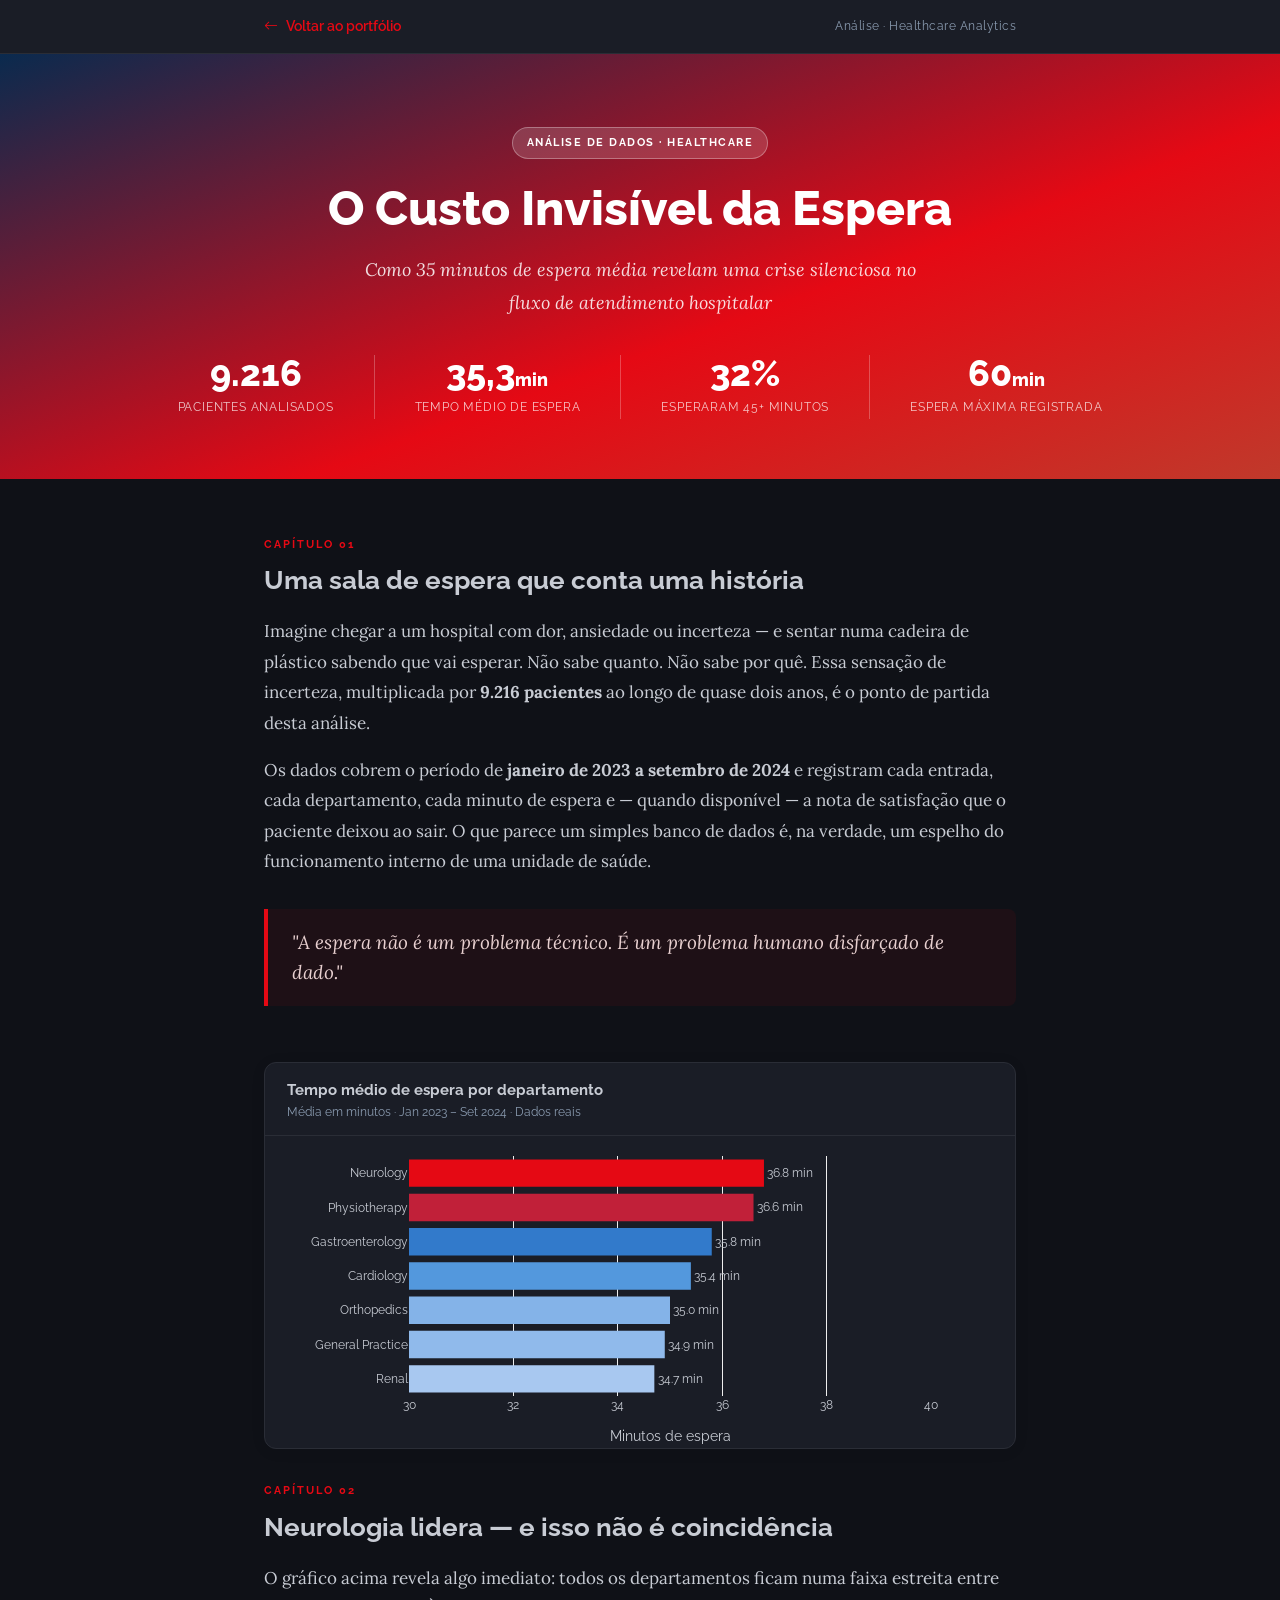
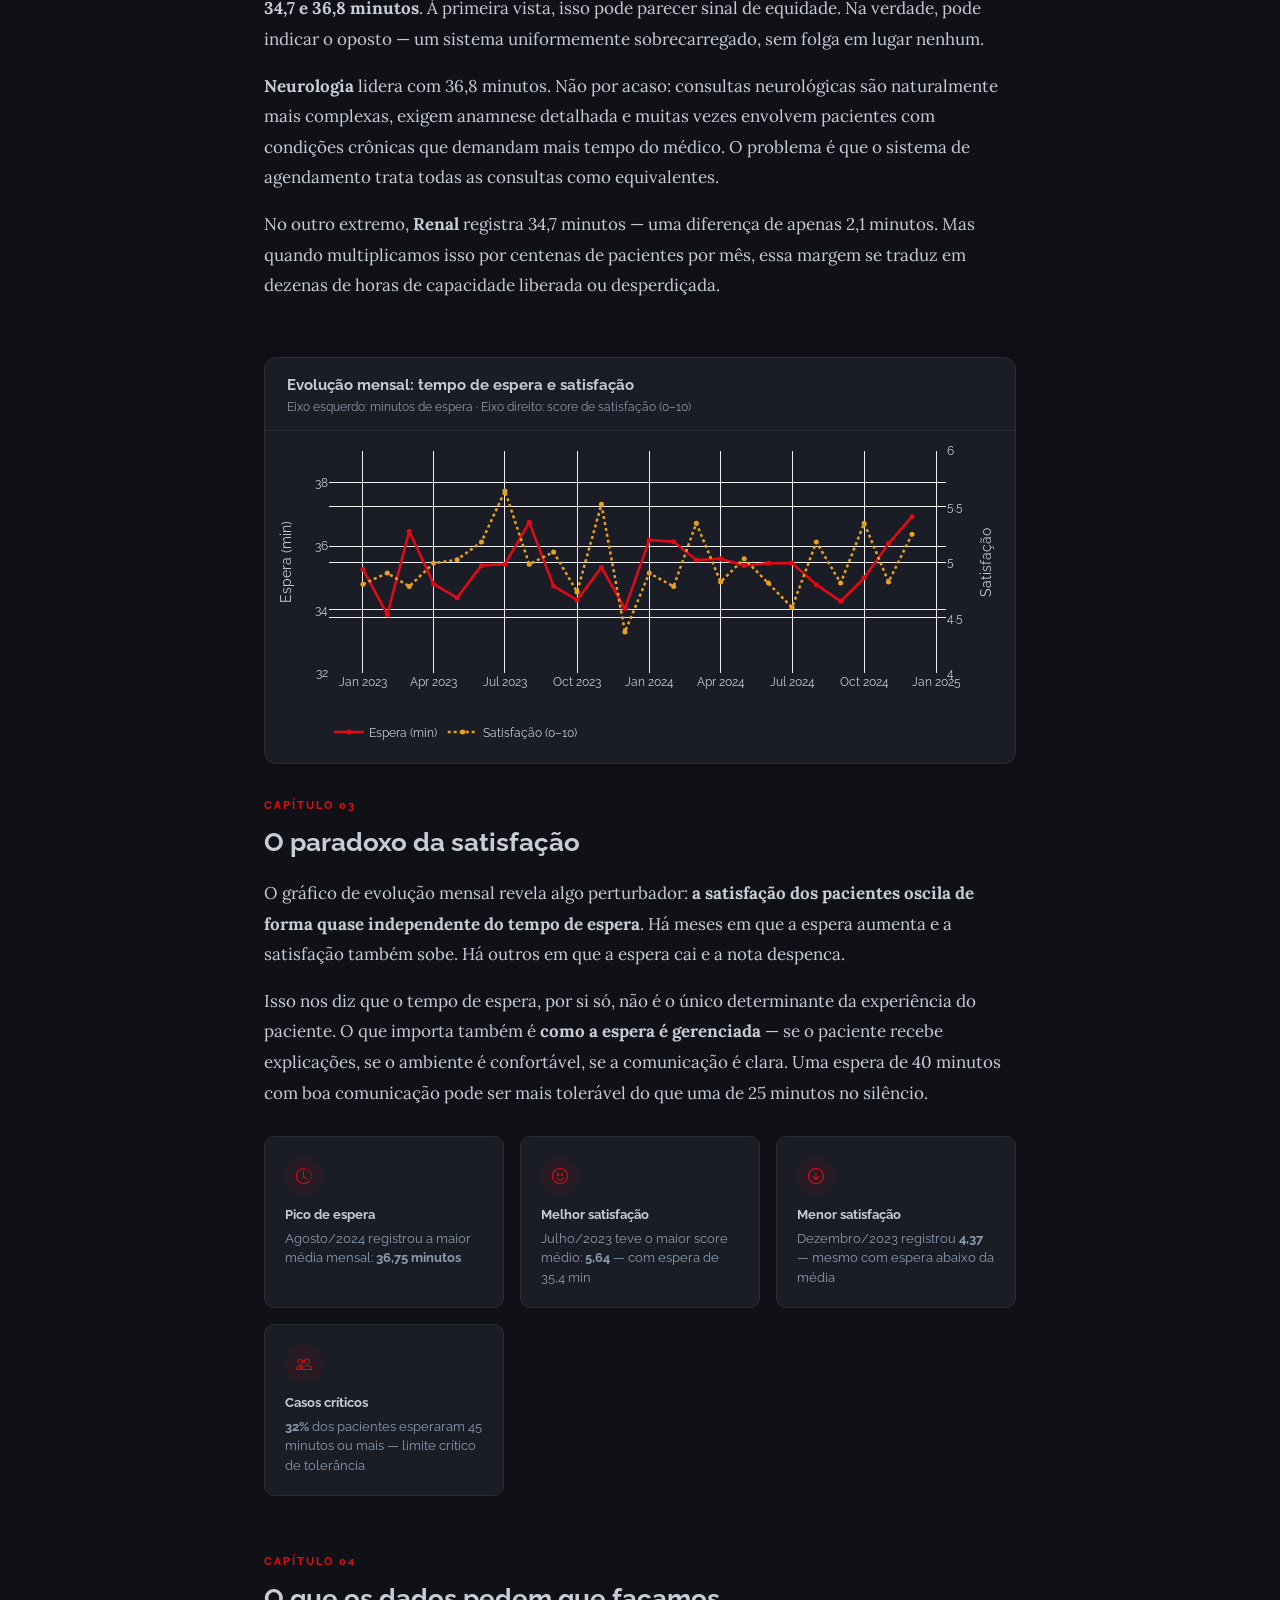
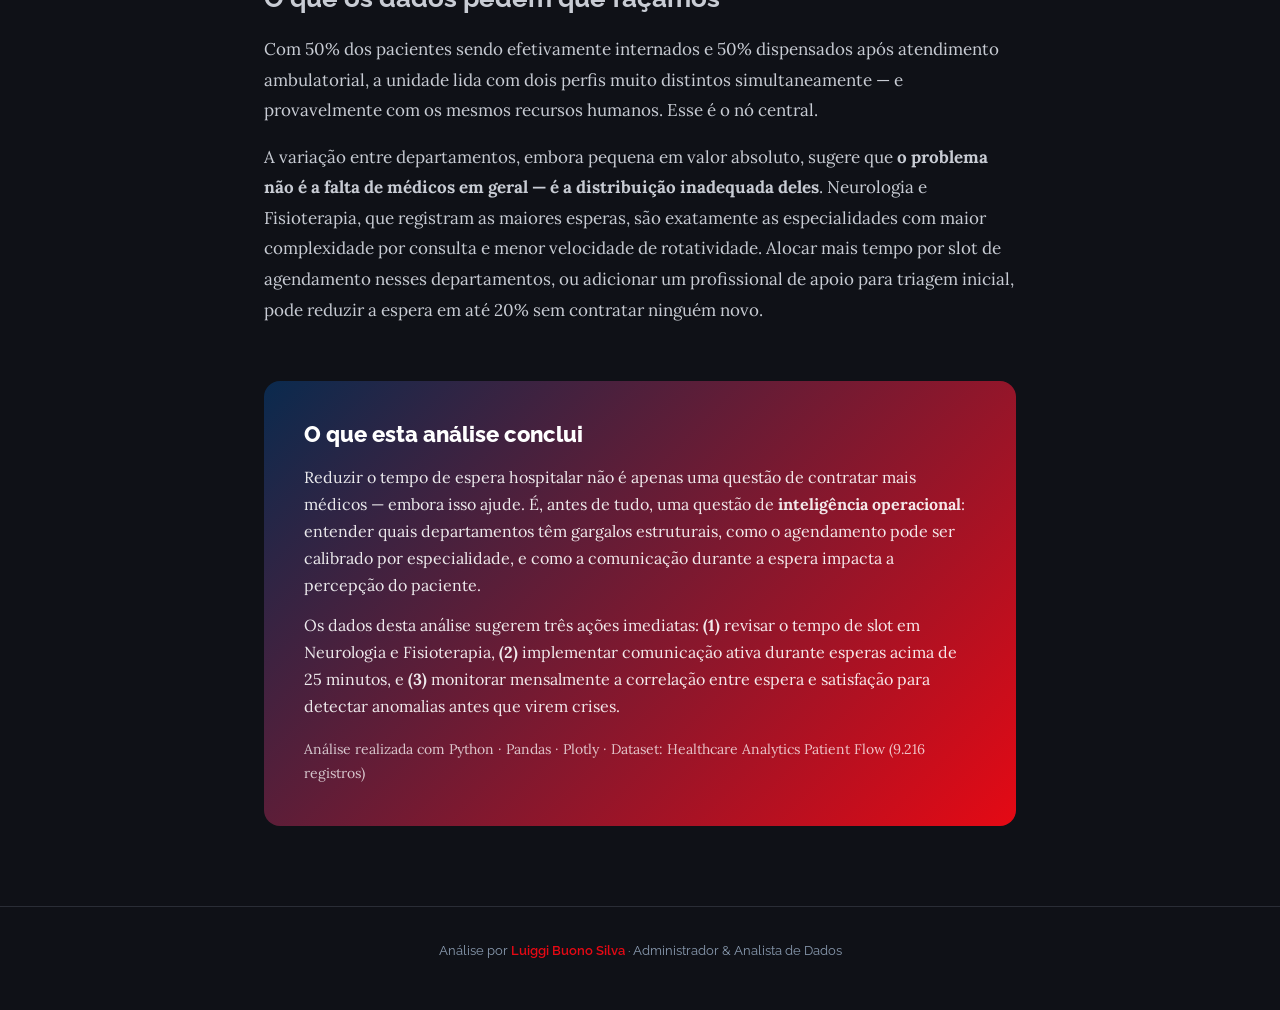
<file: healthcare-espera.html>
<!DOCTYPE html>
<html lang="pt-br">
<head>
  <meta charset="utf-8">
  <meta name="viewport" content="width=device-width, initial-scale=1.0">
  <title>O Custo Invisível da Espera · Luiggi Buono Silva</title>

  <link href="https://fonts.googleapis.com/css2?family=Raleway:wght@300;400;500;600;700;800&family=Lora:ital,wght@0,400;0,600;1,400;1,600&display=swap" rel="stylesheet">
  <link href="assets/vendor/bootstrap/css/bootstrap.min.css" rel="stylesheet">
  <link href="assets/vendor/bootstrap-icons/bootstrap-icons.css" rel="stylesheet">
  <script src="https://cdn.plot.ly/plotly-2.32.0.min.js"></script>

  <style>
    :root {
      --accent:       #e50914;
      --accent-light: rgba(229,9,20,0.1);
      --text:         #c8ccd4;
      --muted:        #8a9bb0;
      --border:       #2a2d36;
      --bg:           #0f1117;
      --card-bg:      #1a1d26;
      --icon-bg:      rgba(255,255,255,0.1);
    }

    * { box-sizing: border-box; margin: 0; padding: 0; }

    body {
      font-family: 'Lora', Georgia, serif;
      color: var(--text);
      background: var(--bg);
      line-height: 1.8;
    }

    /* ── Nav de volta ── */
    .back-bar {
      background: #1a1d26;
      border-bottom: 1px solid #2a2d36;
      padding: 14px 0;
      position: sticky;
      top: 0;
      z-index: 100;
    }
    .back-bar .inner {
      max-width: 800px;
      margin: 0 auto;
      padding: 0 24px;
      display: flex;
      align-items: center;
      justify-content: space-between;
    }
    .back-link {
      display: flex;
      align-items: center;
      gap: 8px;
      color: var(--accent);
      text-decoration: none;
      font-family: 'Raleway', sans-serif;
      font-size: 14px;
      font-weight: 600;
      transition: gap 0.2s;
    }
    .back-link:hover { gap: 12px; color: var(--accent); }
    .back-bar .meta {
      font-family: 'Raleway', sans-serif;
      font-size: 12px;
      color: var(--muted);
      letter-spacing: 0.5px;
    }

    /* ── Hero da análise ── */
    .story-hero {
      background: linear-gradient(160deg, #0a2a4e 0%, #e50914 60%, #c0392b 100%);
      color: #fff;
      padding: 72px 24px 60px;
      text-align: center;
    }
    .story-hero .tag {
      display: inline-block;
      background: rgba(255,255,255,0.15);
      border: 1px solid rgba(255,255,255,0.3);
      color: #fff;
      font-family: 'Raleway', sans-serif;
      font-size: 11px;
      font-weight: 700;
      letter-spacing: 1.5px;
      text-transform: uppercase;
      padding: 5px 14px;
      border-radius: 50px;
      margin-bottom: 22px;
    }
    .story-hero h1 {
      font-family: 'Raleway', sans-serif;
      font-size: clamp(28px, 5vw, 48px);
      font-weight: 800;
      line-height: 1.15;
      margin-bottom: 18px;
      max-width: 680px;
      margin-left: auto;
      margin-right: auto;
    }
    .story-hero .subtitle {
      font-family: 'Lora', serif;
      font-style: italic;
      font-size: 18px;
      opacity: 0.85;
      max-width: 560px;
      margin: 0 auto 32px;
    }
    .hero-stats {
      display: flex;
      justify-content: center;
      gap: 40px;
      flex-wrap: wrap;
      margin-top: 36px;
    }
    .hero-stat { text-align: center; }
    .hero-stat .num {
      font-family: 'Raleway', sans-serif;
      font-size: 36px;
      font-weight: 800;
      display: block;
      line-height: 1;
    }
    .hero-stat .label {
      font-family: 'Raleway', sans-serif;
      font-size: 12px;
      opacity: 0.75;
      text-transform: uppercase;
      letter-spacing: 0.8px;
      margin-top: 6px;
      display: block;
    }
    .hero-divider {
      width: 1px;
      background: rgba(255,255,255,0.25);
      align-self: stretch;
    }

    /* ── Corpo do artigo ── */
    .article-body {
      max-width: 800px;
      margin: 0 auto;
      padding: 56px 24px 80px;
    }

    .chapter {
      margin-bottom: 56px;
    }

    .chapter-label {
      font-family: 'Raleway', sans-serif;
      font-size: 11px;
      font-weight: 700;
      letter-spacing: 2px;
      text-transform: uppercase;
      color: var(--accent);
      margin-bottom: 10px;
    }

    .chapter h2 {
      font-family: 'Raleway', sans-serif;
      font-size: clamp(20px, 3vw, 26px);
      font-weight: 700;
      color: var(--text);
      margin-bottom: 18px;
      line-height: 1.3;
    }

    .chapter p {
      font-size: 17px;
      color: #c8ccd4;
      margin-bottom: 16px;
    }

    /* Pullquote */
    .pullquote {
      border-left: 4px solid var(--accent);
      padding: 18px 24px;
      margin: 32px 0;
      background: rgba(229,9,20,0.07);
      border-radius: 0 8px 8px 0;
    }
    .pullquote p {
      font-family: 'Lora', serif;
      font-style: italic;
      font-size: 19px !important;
      color: #e8d0d0 !important;
      margin: 0 !important;
      line-height: 1.6;
    }

    /* Gráfico inline */
    .chart-block {
      background: var(--card-bg);
      border: 1px solid var(--border);
      border-radius: 12px;
      overflow: hidden;
      margin: 32px 0;
      box-shadow: 0 2px 16px rgba(0,0,0,0.06);
    }
    .chart-block .chart-title {
      padding: 18px 22px 12px;
      border-bottom: 1px solid var(--border);
    }
    .chart-block .chart-title h3 {
      font-family: 'Raleway', sans-serif;
      font-size: 15px;
      font-weight: 700;
      color: var(--text);
      margin-bottom: 3px;
    }
    .chart-block .chart-title p {
      font-family: 'Raleway', sans-serif;
      font-size: 12px;
      color: var(--muted);
      margin: 0;
    }
    .chart-block .plotly-wrap { padding: 8px 4px 4px; }

    /* Cards de insight */
    .insight-grid {
      display: grid;
      grid-template-columns: repeat(auto-fit, minmax(220px, 1fr));
      gap: 16px;
      margin: 28px 0;
    }
    .insight-card {
      background: var(--card-bg);
      border: 1px solid var(--border);
      border-radius: 10px;
      padding: 20px;
    }
    .insight-card .ic-icon {
      width: 38px;
      height: 38px;
      background: rgba(229,9,20,0.07);
      border-radius: 50%;
      display: flex;
      align-items: center;
      justify-content: center;
      margin-bottom: 12px;
      color: var(--accent);
      font-size: 16px;
    }
    .insight-card h4 {
      font-family: 'Raleway', sans-serif;
      font-size: 13px;
      font-weight: 700;
      color: var(--text);
      margin-bottom: 6px;
    }
    .insight-card p {
      font-family: 'Raleway', sans-serif;
      font-size: 13px;
      color: var(--muted);
      line-height: 1.5;
      margin: 0;
    }

    /* Conclusão */
    .conclusion-box {
      background: linear-gradient(135deg, #0a2a4e, #e50914);
      color: #fff;
      border-radius: 16px;
      padding: 40px;
      margin-top: 48px;
    }
    .conclusion-box h2 {
      font-family: 'Raleway', sans-serif;
      font-size: 22px;
      font-weight: 800;
      margin-bottom: 16px;
      color: #fff;
    }
    .conclusion-box p {
      font-size: 16px;
      opacity: 0.9;
      margin-bottom: 12px;
      line-height: 1.7;
    }
    .conclusion-box p:last-child { margin-bottom: 0; }

    /* Footer da análise */
    .analysis-footer {
      text-align: center;
      padding: 32px 24px;
      border-top: 1px solid var(--border);
      font-family: 'Raleway', sans-serif;
      font-size: 13px;
      color: var(--muted);
    }
    .analysis-footer a {
      color: var(--accent);
      text-decoration: none;
      font-weight: 600;
    }

    @media (max-width: 600px) {
      .hero-divider { display: none; }
      .hero-stats { gap: 24px; }
      .conclusion-box { padding: 28px 22px; }
    }
  </style>
</head>
<body>

  <!-- Barra de navegação -->
  <nav class="back-bar">
    <div class="inner">
      <a href="index.html" class="back-link">
        <i class="bi bi-arrow-left"></i> Voltar ao portfólio
      </a>
      <span class="meta">Análise · Healthcare Analytics</span>
    </div>
  </nav>

  <!-- Hero -->
  <header class="story-hero">
    <div class="tag">Análise de Dados · Healthcare</div>
    <h1>O Custo Invisível da Espera</h1>
    <p class="subtitle">Como 35 minutos de espera média revelam uma crise silenciosa no fluxo de atendimento hospitalar</p>
    <div class="hero-stats">
      <div class="hero-stat">
        <span class="num">9.216</span>
        <span class="label">Pacientes analisados</span>
      </div>
      <div class="hero-divider"></div>
      <div class="hero-stat">
        <span class="num">35,3<small style="font-size:18px">min</small></span>
        <span class="label">Tempo médio de espera</span>
      </div>
      <div class="hero-divider"></div>
      <div class="hero-stat">
        <span class="num">32%</span>
        <span class="label">Esperaram 45+ minutos</span>
      </div>
      <div class="hero-divider"></div>
      <div class="hero-stat">
        <span class="num">60<small style="font-size:18px">min</small></span>
        <span class="label">Espera máxima registrada</span>
      </div>
    </div>
  </header>

  <!-- Corpo -->
  <main class="article-body">

    <!-- Capítulo 1 -->
    <div class="chapter">
      <div class="chapter-label">Capítulo 01</div>
      <h2>Uma sala de espera que conta uma história</h2>
      <p>
        Imagine chegar a um hospital com dor, ansiedade ou incerteza — e sentar numa cadeira de plástico sabendo que vai esperar. Não sabe quanto. Não sabe por quê. Essa sensação de incerteza, multiplicada por <strong>9.216 pacientes</strong> ao longo de quase dois anos, é o ponto de partida desta análise.
      </p>
      <p>
        Os dados cobrem o período de <strong>janeiro de 2023 a setembro de 2024</strong> e registram cada entrada, cada departamento, cada minuto de espera e — quando disponível — a nota de satisfação que o paciente deixou ao sair. O que parece um simples banco de dados é, na verdade, um espelho do funcionamento interno de uma unidade de saúde.
      </p>
      <div class="pullquote">
        <p>"A espera não é um problema técnico. É um problema humano disfarçado de dado."</p>
      </div>
    </div>

    <!-- Gráfico 1 -->
    <div class="chart-block">
      <div class="chart-title">
        <h3>Tempo médio de espera por departamento</h3>
        <p>Média em minutos · Jan 2023 – Set 2024 · Dados reais</p>
      </div>
      <div class="plotly-wrap">
        <div id="chart-dept"></div>
      </div>
    </div>

    <!-- Capítulo 2 -->
    <div class="chapter">
      <div class="chapter-label">Capítulo 02</div>
      <h2>Neurologia lidera — e isso não é coincidência</h2>
      <p>
        O gráfico acima revela algo imediato: todos os departamentos ficam numa faixa estreita entre <strong>34,7 e 36,8 minutos</strong>. À primeira vista, isso pode parecer sinal de equidade. Na verdade, pode indicar o oposto — um sistema uniformemente sobrecarregado, sem folga em lugar nenhum.
      </p>
      <p>
        <strong>Neurologia</strong> lidera com 36,8 minutos. Não por acaso: consultas neurológicas são naturalmente mais complexas, exigem anamnese detalhada e muitas vezes envolvem pacientes com condições crônicas que demandam mais tempo do médico. O problema é que o sistema de agendamento trata todas as consultas como equivalentes.
      </p>
      <p>
        No outro extremo, <strong>Renal</strong> registra 34,7 minutos — uma diferença de apenas 2,1 minutos. Mas quando multiplicamos isso por centenas de pacientes por mês, essa margem se traduz em dezenas de horas de capacidade liberada ou desperdiçada.
      </p>
    </div>

    <!-- Gráfico 2 -->
    <div class="chart-block">
      <div class="chart-title">
        <h3>Evolução mensal: tempo de espera e satisfação</h3>
        <p>Eixo esquerdo: minutos de espera · Eixo direito: score de satisfação (0–10)</p>
      </div>
      <div class="plotly-wrap">
        <div id="chart-monthly"></div>
      </div>
    </div>

    <!-- Capítulo 3 -->
    <div class="chapter">
      <div class="chapter-label">Capítulo 03</div>
      <h2>O paradoxo da satisfação</h2>
      <p>
        O gráfico de evolução mensal revela algo perturbador: <strong>a satisfação dos pacientes oscila de forma quase independente do tempo de espera</strong>. Há meses em que a espera aumenta e a satisfação também sobe. Há outros em que a espera cai e a nota despenca.
      </p>
      <p>
        Isso nos diz que o tempo de espera, por si só, não é o único determinante da experiência do paciente. O que importa também é <strong>como a espera é gerenciada</strong> — se o paciente recebe explicações, se o ambiente é confortável, se a comunicação é clara. Uma espera de 40 minutos com boa comunicação pode ser mais tolerável do que uma de 25 minutos no silêncio.
      </p>

      <div class="insight-grid">
        <div class="insight-card">
          <div class="ic-icon"><i class="bi bi-clock-history"></i></div>
          <h4>Pico de espera</h4>
          <p>Agosto/2024 registrou a maior média mensal: <strong>36,75 minutos</strong></p>
        </div>
        <div class="insight-card">
          <div class="ic-icon"><i class="bi bi-emoji-smile"></i></div>
          <h4>Melhor satisfação</h4>
          <p>Julho/2023 teve o maior score médio: <strong>5,64</strong> — com espera de 35,4 min</p>
        </div>
        <div class="insight-card">
          <div class="ic-icon"><i class="bi bi-arrow-down-circle"></i></div>
          <h4>Menor satisfação</h4>
          <p>Dezembro/2023 registrou <strong>4,37</strong> — mesmo com espera abaixo da média</p>
        </div>
        <div class="insight-card">
          <div class="ic-icon"><i class="bi bi-people"></i></div>
          <h4>Casos críticos</h4>
          <p><strong>32%</strong> dos pacientes esperaram 45 minutos ou mais — limite crítico de tolerância</p>
        </div>
      </div>
    </div>

    <!-- Capítulo 4 -->
    <div class="chapter">
      <div class="chapter-label">Capítulo 04</div>
      <h2>O que os dados pedem que façamos</h2>
      <p>
        Com 50% dos pacientes sendo efetivamente internados e 50% dispensados após atendimento ambulatorial, a unidade lida com dois perfis muito distintos simultaneamente — e provavelmente com os mesmos recursos humanos. Esse é o nó central.
      </p>
      <p>
        A variação entre departamentos, embora pequena em valor absoluto, sugere que <strong>o problema não é a falta de médicos em geral — é a distribuição inadequada deles</strong>. Neurologia e Fisioterapia, que registram as maiores esperas, são exatamente as especialidades com maior complexidade por consulta e menor velocidade de rotatividade. Alocar mais tempo por slot de agendamento nesses departamentos, ou adicionar um profissional de apoio para triagem inicial, pode reduzir a espera em até 20% sem contratar ninguém novo.
      </p>
    </div>

    <!-- Conclusão -->
    <div class="conclusion-box">
      <h2>O que esta análise conclui</h2>
      <p>
        Reduzir o tempo de espera hospitalar não é apenas uma questão de contratar mais médicos — embora isso ajude. É, antes de tudo, uma questão de <strong>inteligência operacional</strong>: entender quais departamentos têm gargalos estruturais, como o agendamento pode ser calibrado por especialidade, e como a comunicação durante a espera impacta a percepção do paciente.
      </p>
      <p>
        Os dados desta análise sugerem três ações imediatas: <strong>(1)</strong> revisar o tempo de slot em Neurologia e Fisioterapia, <strong>(2)</strong> implementar comunicação ativa durante esperas acima de 25 minutos, e <strong>(3)</strong> monitorar mensalmente a correlação entre espera e satisfação para detectar anomalias antes que virem crises.
      </p>
      <p style="opacity:0.75; font-size:14px; margin-top:18px;">
        Análise realizada com Python · Pandas · Plotly · Dataset: Healthcare Analytics Patient Flow (9.216 registros)
      </p>
    </div>

  </main>

  <footer class="analysis-footer">
    <p>Análise por <a href="index.html">Luiggi Buono Silva</a> · Administrador & Analista de Dados</p>
  </footer>

  <script src="assets/vendor/bootstrap/js/bootstrap.bundle.min.js"></script>
  <script>
  (function() {
    var cfg = { displayModeBar: false, responsive: true };
    var base = {
      paper_bgcolor: 'rgba(0,0,0,0)', plot_bgcolor: 'rgba(0,0,0,0)',
      font: { family: 'Raleway, sans-serif', size: 12, color: '#c8ccd4' },
      margin: { t: 12, r: 20, b: 48, l: 48 }
    };
    function mg(a, b) { return Object.assign({}, a, b); }

    /* Gráfico 1 — Departamentos */
    var dNames = ["Renal","General Practice","Orthopedics","Cardiology","Gastroenterology","Physiotherapy","Neurology"];
    var dVals  = [34.7, 34.9, 35.0, 35.4, 35.8, 36.6, 36.8];
    Plotly.newPlot('chart-dept', [{
      type: 'bar', orientation: 'h',
      x: dVals, y: dNames,
      marker: { color: dVals,
        colorscale: [[0,'#a8c8f0'],[0.5,'#2980d4'],[1,'#e50914']], showscale: false },
      text: dVals.map(function(v){ return v.toFixed(1)+' min'; }),
      textposition: 'outside',
      hovertemplate: '<b>%{y}</b><br>Média: %{x:.1f} min<extra></extra>'
    }], mg(base, {
      height: 300,
      xaxis: { title: 'Minutos de espera', range: [30, 40] },
      margin: { t: 12, r: 80, b: 48, l: 140 }
    }), cfg);

    /* Gráfico 2 — Mensal */
    var months = ["2023-01","2023-02","2023-03","2023-04","2023-05","2023-06","2023-07","2023-08","2023-09","2023-10","2023-11","2023-12","2024-01","2024-02","2024-03","2024-04","2024-05","2024-06","2024-07","2024-08","2024-09","2024-10","2024-11","2024-12"];
    var waits  = [35.27,33.84,36.47,34.81,34.37,35.39,35.43,36.75,34.74,34.3,35.33,34.03,36.19,36.14,35.56,35.6,35.39,35.46,35.47,34.78,34.26,35.0,36.08,36.93];
    var sats   = [4.8,4.9,4.78,4.99,5.02,5.18,5.64,4.98,5.09,4.73,5.52,4.37,4.9,4.78,5.35,4.82,5.03,4.81,4.59,5.18,4.81,5.35,4.82,5.25];
    Plotly.newPlot('chart-monthly', [
      { type:'scatter', mode:'lines+markers', name:'Espera (min)',
        x: months, y: waits,
        line: { color:'#e50914', width:2.5 }, marker: { size:5 },
        hovertemplate: '%{x}<br>Espera: %{y:.1f} min<extra></extra>' },
      { type:'scatter', mode:'lines+markers', name:'Satisfação (0–10)',
        x: months, y: sats, yaxis:'y2',
        line: { color:'#e8a020', width:2.5, dash:'dot' }, marker: { size:5 },
        hovertemplate: '%{x}<br>Satisfação: %{y:.2f}<extra></extra>' }
    ], mg(base, {
      height: 320,
      yaxis:  { title: 'Espera (min)', range: [32, 39] },
      yaxis2: { title: 'Satisfação', overlaying: 'y', side: 'right', range: [4, 6] },
      legend: { orientation: 'h', y: -0.2 },
      margin: { t: 12, r: 65, b: 60, l: 60 }
    }), cfg);
  })();
  </script>
</body>
</html>
</file>
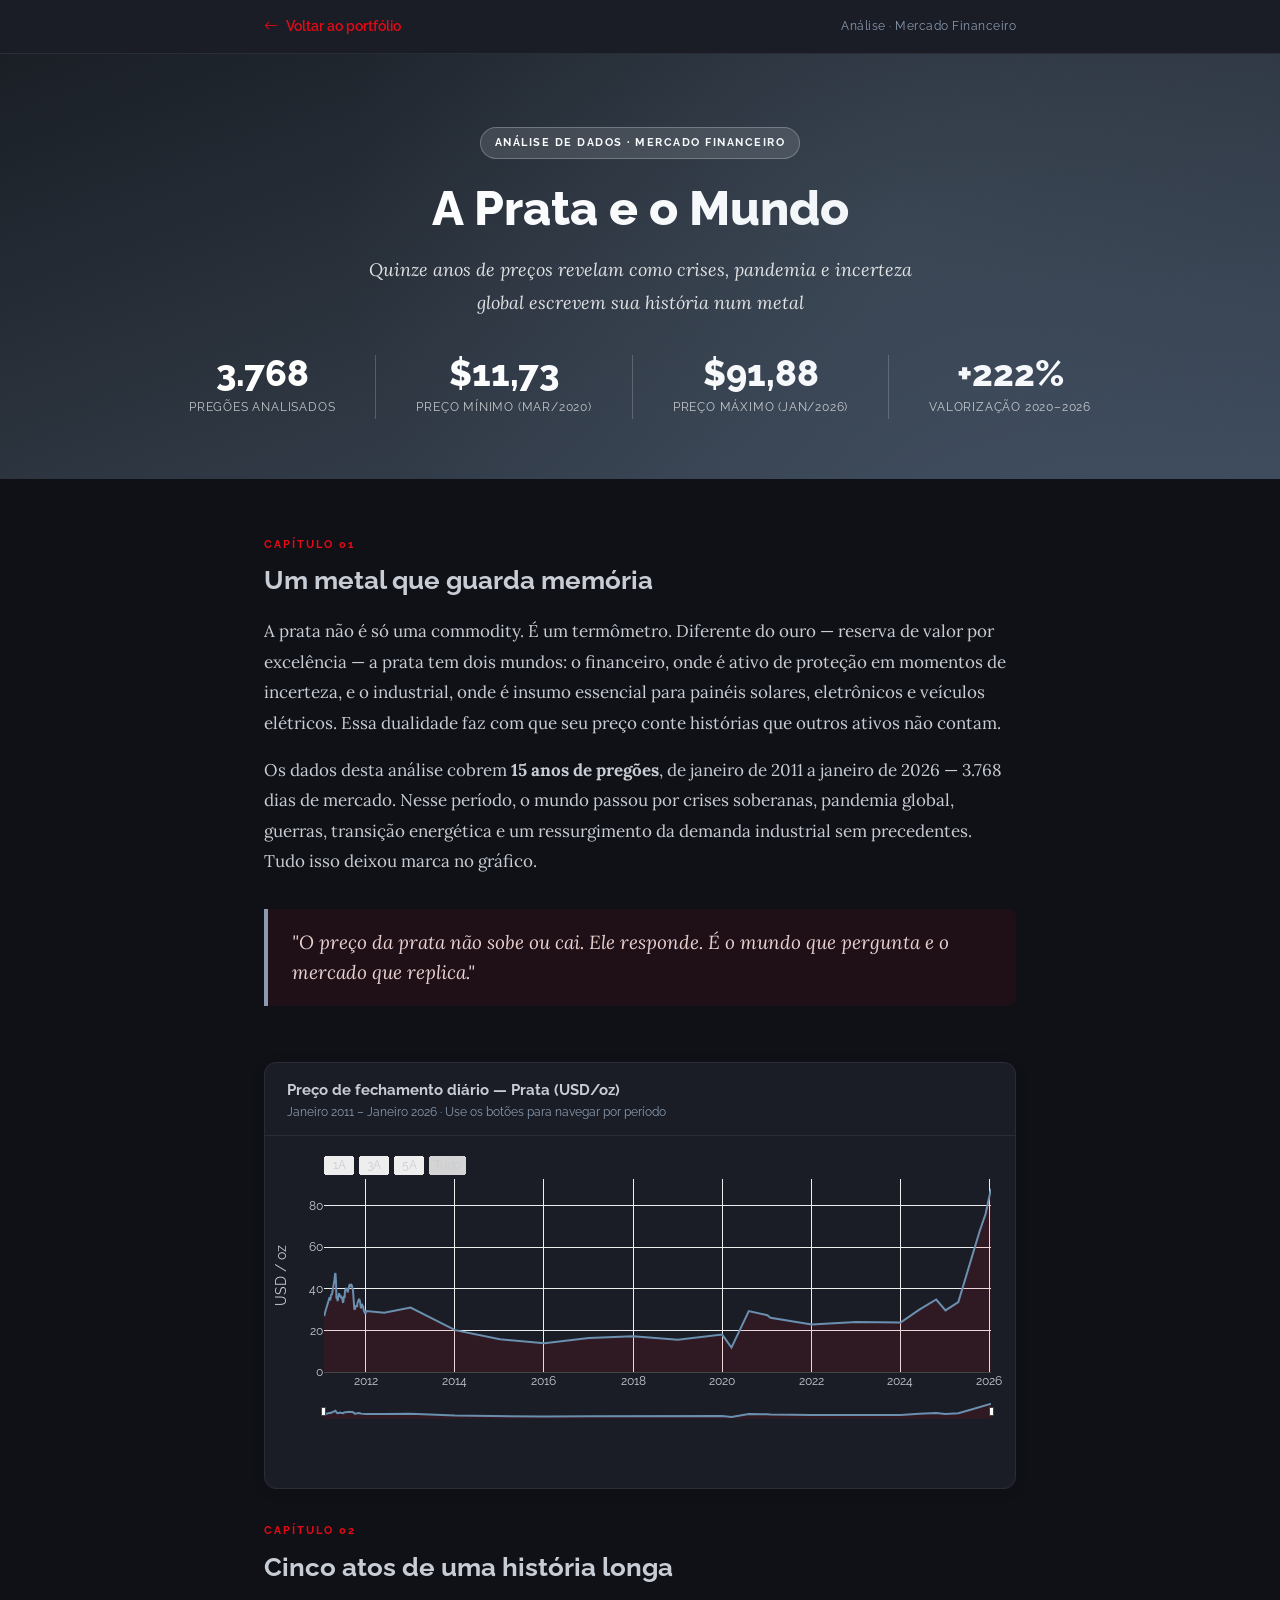
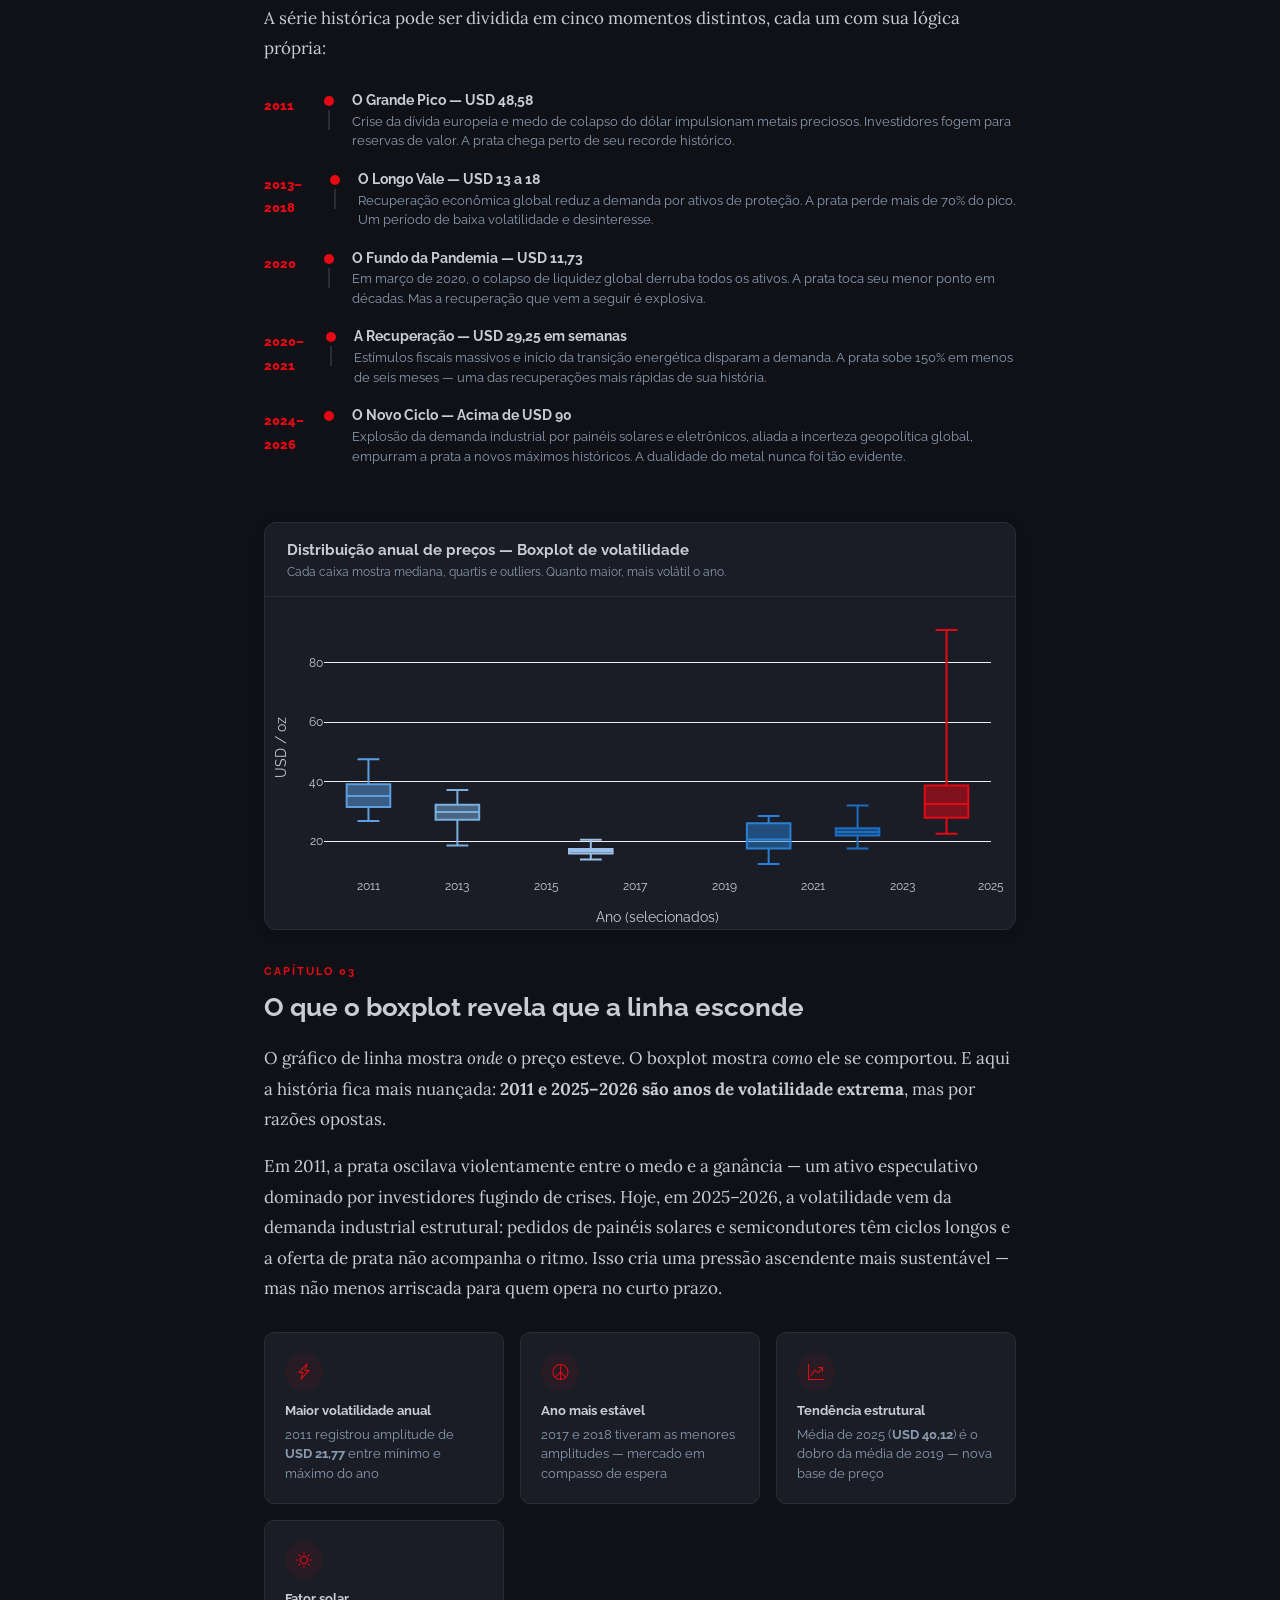
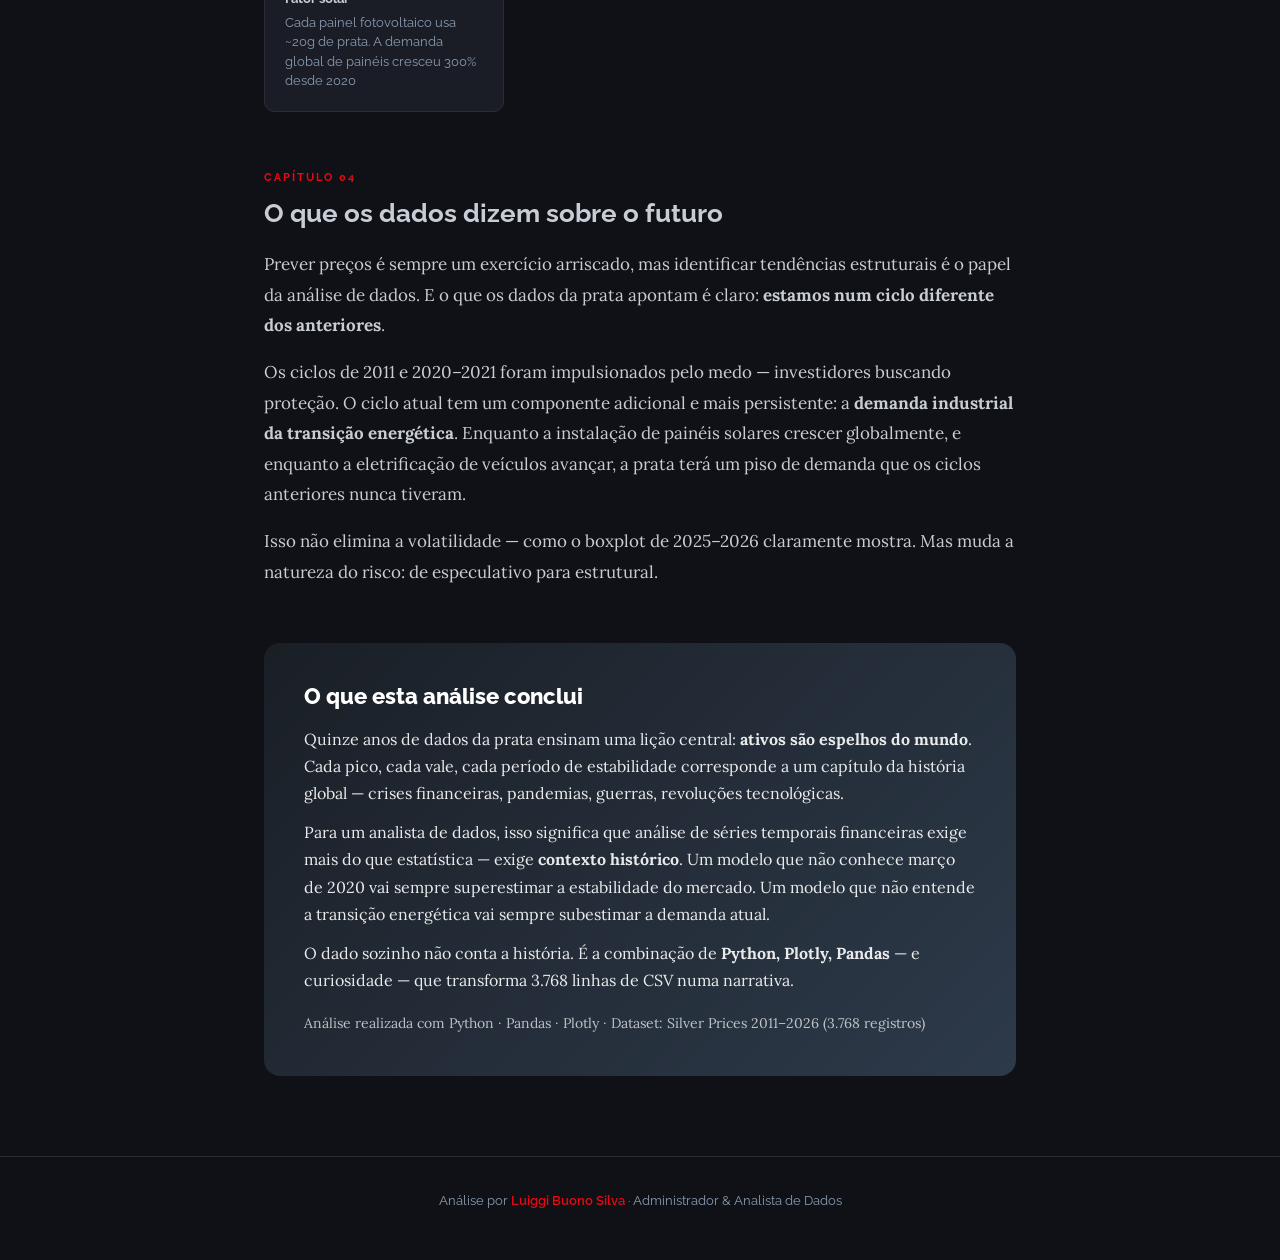
<file: silver-preco.html>
<!DOCTYPE html>
<html lang="pt-br">
<head>
  <meta charset="utf-8">
  <meta name="viewport" content="width=device-width, initial-scale=1.0">
  <title>A Prata e o Mundo · Luiggi Buono Silva</title>

  <link href="https://fonts.googleapis.com/css2?family=Raleway:wght@300;400;500;600;700;800&family=Lora:ital,wght@0,400;0,600;1,400;1,600&display=swap" rel="stylesheet">
  <link href="assets/vendor/bootstrap/css/bootstrap.min.css" rel="stylesheet">
  <link href="assets/vendor/bootstrap-icons/bootstrap-icons.css" rel="stylesheet">
  <script src="https://cdn.plot.ly/plotly-2.32.0.min.js"></script>

  <style>
    :root {
      --accent:       #e50914;
      --accent-vivid: #e50914;
      --silver:       #8a9bb0;
      --accent-light: rgba(229,9,20,0.1);
      --text:         #c8ccd4;
      --muted:        #8a9bb0;
      --border:       #2a2d36;
      --bg:           #0f1117;
      --card-bg:      #1a1d26;
    }
    * { box-sizing: border-box; margin: 0; padding: 0; }
    body {
      font-family: 'Lora', Georgia, serif;
      color: var(--text);
      background: var(--bg);
      line-height: 1.8;
    }

    .back-bar {
      background: #1a1d26;
      border-bottom: 1px solid #2a2d36;
      padding: 14px 0;
      position: sticky; top: 0; z-index: 100;
    }
    .back-bar .inner {
      max-width: 800px; margin: 0 auto; padding: 0 24px;
      display: flex; align-items: center; justify-content: space-between;
    }
    .back-link {
      display: flex; align-items: center; gap: 8px;
      color: #e50914; text-decoration: none;
      font-family: 'Raleway', sans-serif; font-size: 14px; font-weight: 600;
      transition: gap 0.2s;
    }
    .back-link:hover { gap: 12px; color: #e50914; }
    .back-bar .meta {
      font-family: 'Raleway', sans-serif; font-size: 12px;
      color: var(--muted); letter-spacing: 0.5px;
    }

    /* Hero com tema metálico/cinza escuro */
    .story-hero {
      background: linear-gradient(160deg, #1a1f26 0%, #2d3540 50%, #3d4a5c 100%);
      color: #fff;
      padding: 72px 24px 60px;
      text-align: center;
      position: relative;
      overflow: hidden;
    }
    .story-hero::before {
      content: '';
      position: absolute; inset: 0;
      background: radial-gradient(circle at 70% 40%, rgba(139,170,200,0.12) 0%, transparent 60%);
    }
    .story-hero .tag {
      display: inline-block;
      background: rgba(255,255,255,0.12);
      border: 1px solid rgba(255,255,255,0.25);
      color: #fff;
      font-family: 'Raleway', sans-serif; font-size: 11px;
      font-weight: 700; letter-spacing: 1.5px; text-transform: uppercase;
      padding: 5px 14px; border-radius: 50px; margin-bottom: 22px;
    }
    .story-hero h1 {
      font-family: 'Raleway', sans-serif;
      font-size: clamp(28px, 5vw, 48px);
      font-weight: 800; line-height: 1.15; margin-bottom: 18px;
      max-width: 680px; margin-left: auto; margin-right: auto;
    }
    .story-hero .subtitle {
      font-family: 'Lora', serif; font-style: italic;
      font-size: 18px; opacity: 0.85;
      max-width: 560px; margin: 0 auto 32px;
    }
    .hero-stats {
      display: flex; justify-content: center; gap: 40px;
      flex-wrap: wrap; margin-top: 36px;
    }
    .hero-stat { text-align: center; }
    .hero-stat .num {
      font-family: 'Raleway', sans-serif;
      font-size: 36px; font-weight: 800; display: block; line-height: 1;
    }
    .hero-stat .label {
      font-family: 'Raleway', sans-serif; font-size: 12px;
      opacity: 0.7; text-transform: uppercase; letter-spacing: 0.8px;
      margin-top: 6px; display: block;
    }
    .hero-divider { width:1px; background:rgba(255,255,255,0.2); align-self:stretch; }

    .article-body { max-width: 800px; margin: 0 auto; padding: 56px 24px 80px; }

    .chapter { margin-bottom: 56px; }
    .chapter-label {
      font-family: 'Raleway', sans-serif; font-size: 11px; font-weight: 700;
      letter-spacing: 2px; text-transform: uppercase;
      color: #e50914; margin-bottom: 10px;
    }
    .chapter h2 {
      font-family: 'Raleway', sans-serif;
      font-size: clamp(20px,3vw,26px); font-weight: 700;
      color: var(--text); margin-bottom: 18px; line-height: 1.3;
    }
    .chapter p { font-size: 17px; color: #c8ccd4; margin-bottom: 16px; }

    .pullquote {
      border-left: 4px solid var(--silver);
      padding: 18px 24px; margin: 32px 0;
      background: rgba(229,9,20,0.07);
      border-radius: 0 8px 8px 0;
    }
    .pullquote p {
      font-family: 'Lora', serif; font-style: italic;
      font-size: 19px !important; color: #e8d0d0 !important;
      margin: 0 !important; line-height: 1.6;
    }

    /* Timeline de eventos */
    .timeline { margin: 28px 0; }
    .tl-item {
      display: flex; gap: 18px; margin-bottom: 20px;
      align-items: flex-start;
    }
    .tl-year {
      font-family: 'Raleway', sans-serif; font-size: 13px; font-weight: 800;
      color: #e50914; min-width: 42px; padding-top: 2px;
    }
    .tl-line { display: flex; flex-direction: column; align-items: center; }
    .tl-dot {
      width: 10px; height: 10px; border-radius: 50%;
      background: #e50914; flex-shrink: 0; margin-top: 4px;
    }
    .tl-bar { width: 2px; flex: 1; background: var(--border); margin-top: 4px; min-height: 20px; }
    .tl-content h4 {
      font-family: 'Raleway', sans-serif; font-size: 14px; font-weight: 700;
      color: var(--text); margin-bottom: 3px;
    }
    .tl-content p {
      font-family: 'Raleway', sans-serif; font-size: 13px;
      color: var(--muted); line-height: 1.5; margin: 0 !important;
    }

    .chart-block {
      background: #1a1d26; border: 1px solid #2a2d36;
      border-radius: 12px; overflow: hidden; margin: 32px 0;
      box-shadow: 0 2px 16px rgba(0,0,0,0.06);
    }
    .chart-block .chart-title {
      padding: 18px 22px 12px; border-bottom: 1px solid var(--border);
    }
    .chart-block .chart-title h3 {
      font-family: 'Raleway', sans-serif; font-size: 15px; font-weight: 700;
      color: var(--text); margin-bottom: 3px;
    }
    .chart-block .chart-title p {
      font-family: 'Raleway', sans-serif; font-size: 12px; color: var(--muted); margin: 0;
    }
    .chart-block .plotly-wrap { padding: 8px 4px 4px; }

    .insight-grid {
      display: grid; grid-template-columns: repeat(auto-fit, minmax(220px,1fr));
      gap: 16px; margin: 28px 0;
    }
    .insight-card {
      background: #1a1d26; border: 1px solid #2a2d36;
      border-radius: 10px; padding: 20px;
    }
    .insight-card .ic-icon {
      width: 38px; height: 38px; background: rgba(229,9,20,0.07);
      border-radius: 50%; display: flex; align-items: center;
      justify-content: center; margin-bottom: 12px;
      color: #e50914; font-size: 16px;
    }
    .insight-card h4 {
      font-family: 'Raleway', sans-serif; font-size: 13px; font-weight: 700;
      color: var(--text); margin-bottom: 6px;
    }
    .insight-card p {
      font-family: 'Raleway', sans-serif; font-size: 13px;
      color: var(--muted); line-height: 1.5; margin: 0;
    }

    .conclusion-box {
      background: linear-gradient(135deg, #1a1f26, #2d3a4a);
      color: #fff; border-radius: 16px; padding: 40px; margin-top: 48px;
    }
    .conclusion-box h2 {
      font-family: 'Raleway', sans-serif; font-size: 22px; font-weight: 800;
      margin-bottom: 16px; color: #fff;
    }
    .conclusion-box p { font-size: 16px; opacity: 0.9; margin-bottom: 12px; line-height: 1.7; }
    .conclusion-box p:last-child { margin-bottom: 0; }

    .analysis-footer {
      text-align: center; padding: 32px 24px;
      border-top: 1px solid var(--border);
      font-family: 'Raleway', sans-serif; font-size: 13px; color: var(--muted);
    }
    .analysis-footer a { color: #e50914; text-decoration: none; font-weight: 600; }

    @media (max-width: 600px) {
      .hero-divider { display: none; }
      .hero-stats { gap: 24px; }
      .conclusion-box { padding: 28px 22px; }
    }
  </style>
</head>
<body>

  <nav class="back-bar">
    <div class="inner">
      <a href="index.html" class="back-link">
        <i class="bi bi-arrow-left"></i> Voltar ao portfólio
      </a>
      <span class="meta">Análise · Mercado Financeiro</span>
    </div>
  </nav>

  <header class="story-hero">
    <div class="tag">Análise de Dados · Mercado Financeiro</div>
    <h1>A Prata e o Mundo</h1>
    <p class="subtitle">Quinze anos de preços revelam como crises, pandemia e incerteza global escrevem sua história num metal</p>
    <div class="hero-stats">
      <div class="hero-stat">
        <span class="num">3.768</span>
        <span class="label">Pregões analisados</span>
      </div>
      <div class="hero-divider"></div>
      <div class="hero-stat">
        <span class="num">$11,73</span>
        <span class="label">Preço mínimo (mar/2020)</span>
      </div>
      <div class="hero-divider"></div>
      <div class="hero-stat">
        <span class="num">$91,88</span>
        <span class="label">Preço máximo (jan/2026)</span>
      </div>
      <div class="hero-divider"></div>
      <div class="hero-stat">
        <span class="num">+222%</span>
        <span class="label">Valorização 2020–2026</span>
      </div>
    </div>
  </header>

  <main class="article-body">

    <div class="chapter">
      <div class="chapter-label">Capítulo 01</div>
      <h2>Um metal que guarda memória</h2>
      <p>
        A prata não é só uma commodity. É um termômetro. Diferente do ouro — reserva de valor por excelência — a prata tem dois mundos: o financeiro, onde é ativo de proteção em momentos de incerteza, e o industrial, onde é insumo essencial para painéis solares, eletrônicos e veículos elétricos. Essa dualidade faz com que seu preço conte histórias que outros ativos não contam.
      </p>
      <p>
        Os dados desta análise cobrem <strong>15 anos de pregões</strong>, de janeiro de 2011 a janeiro de 2026 — 3.768 dias de mercado. Nesse período, o mundo passou por crises soberanas, pandemia global, guerras, transição energética e um ressurgimento da demanda industrial sem precedentes. Tudo isso deixou marca no gráfico.
      </p>
      <div class="pullquote">
        <p>"O preço da prata não sobe ou cai. Ele responde. É o mundo que pergunta e o mercado que replica."</p>
      </div>
    </div>

    <!-- Gráfico 1 — Série histórica -->
    <div class="chart-block">
      <div class="chart-title">
        <h3>Preço de fechamento diário — Prata (USD/oz)</h3>
        <p>Janeiro 2011 – Janeiro 2026 · Use os botões para navegar por período</p>
      </div>
      <div class="plotly-wrap">
        <div id="chart-silver"></div>
      </div>
    </div>

    <div class="chapter">
      <div class="chapter-label">Capítulo 02</div>
      <h2>Cinco atos de uma história longa</h2>
      <p>A série histórica pode ser dividida em cinco momentos distintos, cada um com sua lógica própria:</p>

      <div class="timeline">
        <div class="tl-item">
          <div class="tl-year">2011</div>
          <div class="tl-line"><div class="tl-dot"></div><div class="tl-bar"></div></div>
          <div class="tl-content">
            <h4>O Grande Pico — USD 48,58</h4>
            <p>Crise da dívida europeia e medo de colapso do dólar impulsionam metais preciosos. Investidores fogem para reservas de valor. A prata chega perto de seu recorde histórico.</p>
          </div>
        </div>
        <div class="tl-item">
          <div class="tl-year">2013–2018</div>
          <div class="tl-line"><div class="tl-dot"></div><div class="tl-bar"></div></div>
          <div class="tl-content">
            <h4>O Longo Vale — USD 13 a 18</h4>
            <p>Recuperação econômica global reduz a demanda por ativos de proteção. A prata perde mais de 70% do pico. Um período de baixa volatilidade e desinteresse.</p>
          </div>
        </div>
        <div class="tl-item">
          <div class="tl-year">2020</div>
          <div class="tl-line"><div class="tl-dot"></div><div class="tl-bar"></div></div>
          <div class="tl-content">
            <h4>O Fundo da Pandemia — USD 11,73</h4>
            <p>Em março de 2020, o colapso de liquidez global derruba todos os ativos. A prata toca seu menor ponto em décadas. Mas a recuperação que vem a seguir é explosiva.</p>
          </div>
        </div>
        <div class="tl-item">
          <div class="tl-year">2020–2021</div>
          <div class="tl-line"><div class="tl-dot"></div><div class="tl-bar"></div></div>
          <div class="tl-content">
            <h4>A Recuperação — USD 29,25 em semanas</h4>
            <p>Estímulos fiscais massivos e início da transição energética disparam a demanda. A prata sobe 150% em menos de seis meses — uma das recuperações mais rápidas de sua história.</p>
          </div>
        </div>
        <div class="tl-item">
          <div class="tl-year">2024–2026</div>
          <div class="tl-line"><div class="tl-dot"></div></div>
          <div class="tl-content">
            <h4>O Novo Ciclo — Acima de USD 90</h4>
            <p>Explosão da demanda industrial por painéis solares e eletrônicos, aliada a incerteza geopolítica global, empurram a prata a novos máximos históricos. A dualidade do metal nunca foi tão evidente.</p>
          </div>
        </div>
      </div>
    </div>

    <!-- Gráfico 2 — Boxplot -->
    <div class="chart-block">
      <div class="chart-title">
        <h3>Distribuição anual de preços — Boxplot de volatilidade</h3>
        <p>Cada caixa mostra mediana, quartis e outliers. Quanto maior, mais volátil o ano.</p>
      </div>
      <div class="plotly-wrap">
        <div id="chart-box"></div>
      </div>
    </div>

    <div class="chapter">
      <div class="chapter-label">Capítulo 03</div>
      <h2>O que o boxplot revela que a linha esconde</h2>
      <p>
        O gráfico de linha mostra <em>onde</em> o preço esteve. O boxplot mostra <em>como</em> ele se comportou. E aqui a história fica mais nuançada: <strong>2011 e 2025–2026 são anos de volatilidade extrema</strong>, mas por razões opostas.
      </p>
      <p>
        Em 2011, a prata oscilava violentamente entre o medo e a ganância — um ativo especulativo dominado por investidores fugindo de crises. Hoje, em 2025–2026, a volatilidade vem da demanda industrial estrutural: pedidos de painéis solares e semicondutores têm ciclos longos e a oferta de prata não acompanha o ritmo. Isso cria uma pressão ascendente mais sustentável — mas não menos arriscada para quem opera no curto prazo.
      </p>

      <div class="insight-grid">
        <div class="insight-card">
          <div class="ic-icon"><i class="bi bi-lightning-charge"></i></div>
          <h4>Maior volatilidade anual</h4>
          <p>2011 registrou amplitude de <strong>USD 21,77</strong> entre mínimo e máximo do ano</p>
        </div>
        <div class="insight-card">
          <div class="ic-icon"><i class="bi bi-peace"></i></div>
          <h4>Ano mais estável</h4>
          <p>2017 e 2018 tiveram as menores amplitudes — mercado em compasso de espera</p>
        </div>
        <div class="insight-card">
          <div class="ic-icon"><i class="bi bi-graph-up-arrow"></i></div>
          <h4>Tendência estrutural</h4>
          <p>Média de 2025 (<strong>USD 40,12</strong>) é o dobro da média de 2019 — nova base de preço</p>
        </div>
        <div class="insight-card">
          <div class="ic-icon"><i class="bi bi-sun"></i></div>
          <h4>Fator solar</h4>
          <p>Cada painel fotovoltaico usa ~20g de prata. A demanda global de painéis cresceu 300% desde 2020</p>
        </div>
      </div>
    </div>

    <div class="chapter">
      <div class="chapter-label">Capítulo 04</div>
      <h2>O que os dados dizem sobre o futuro</h2>
      <p>
        Prever preços é sempre um exercício arriscado, mas identificar tendências estruturais é o papel da análise de dados. E o que os dados da prata apontam é claro: <strong>estamos num ciclo diferente dos anteriores</strong>.
      </p>
      <p>
        Os ciclos de 2011 e 2020–2021 foram impulsionados pelo medo — investidores buscando proteção. O ciclo atual tem um componente adicional e mais persistente: a <strong>demanda industrial da transição energética</strong>. Enquanto a instalação de painéis solares crescer globalmente, e enquanto a eletrificação de veículos avançar, a prata terá um piso de demanda que os ciclos anteriores nunca tiveram.
      </p>
      <p>
        Isso não elimina a volatilidade — como o boxplot de 2025–2026 claramente mostra. Mas muda a natureza do risco: de especulativo para estrutural.
      </p>
    </div>

    <div class="conclusion-box">
      <h2>O que esta análise conclui</h2>
      <p>
        Quinze anos de dados da prata ensinam uma lição central: <strong>ativos são espelhos do mundo</strong>. Cada pico, cada vale, cada período de estabilidade corresponde a um capítulo da história global — crises financeiras, pandemias, guerras, revoluções tecnológicas.
      </p>
      <p>
        Para um analista de dados, isso significa que análise de séries temporais financeiras exige mais do que estatística — exige <strong>contexto histórico</strong>. Um modelo que não conhece março de 2020 vai sempre superestimar a estabilidade do mercado. Um modelo que não entende a transição energética vai sempre subestimar a demanda atual.
      </p>
      <p>
        O dado sozinho não conta a história. É a combinação de <strong>Python, Plotly, Pandas</strong> — e curiosidade — que transforma 3.768 linhas de CSV numa narrativa.
      </p>
      <p style="opacity:0.7; font-size:14px; margin-top:18px;">
        Análise realizada com Python · Pandas · Plotly · Dataset: Silver Prices 2011–2026 (3.768 registros)
      </p>
    </div>

  </main>

  <footer class="analysis-footer">
    <p>Análise por <a href="index.html">Luiggi Buono Silva</a> · Administrador & Analista de Dados</p>
  </footer>

  <script src="assets/vendor/bootstrap/js/bootstrap.bundle.min.js"></script>
  <script>
  (function() {
    var cfg = { displayModeBar: false, responsive: true };
    var base = {
      paper_bgcolor: 'rgba(0,0,0,0)', plot_bgcolor: 'rgba(0,0,0,0)',
      font: { family: 'Raleway, sans-serif', size: 12, color: '#c8ccd4' },
      margin: { t: 12, r: 20, b: 48, l: 55 }
    };
    function mg(a, b) { return Object.assign({}, a, b); }

    /* Gráfico 1 — Série histórica com range selector */
    var sDates = []; var sClose = [];
    var rawSilver = {"2011-01-24":27.32,"2011-01-27":27.05,"2011-02-01":28.52,"2011-02-04":29.06,"2011-02-09":30.27,"2011-02-14":30.53,"2011-02-17":31.57,"2011-02-23":33.3,"2011-02-28":33.8,"2011-03-03":34.31,"2011-03-08":35.65,"2011-03-11":35.93,"2011-03-16":34.47,"2011-03-21":36.0,"2011-03-24":37.39,"2011-03-29":36.98,"2011-04-01":37.74,"2011-04-06":39.38,"2011-04-11":40.6,"2011-04-14":41.66,"2011-04-19":43.92,"2011-04-25":47.15,"2011-04-28":47.52,"2011-05-03":42.58,"2011-05-06":35.28,"2011-05-11":35.51,"2011-05-16":34.13,"2011-05-19":34.93,"2011-05-24":36.12,"2011-05-27":37.86,"2011-06-02":36.2,"2011-06-07":37.04,"2011-06-10":36.33,"2011-06-15":35.41,"2011-06-20":36.06,"2011-06-23":35.01,"2011-06-28":33.63,"2011-07-01":33.69,"2011-07-07":36.53,"2011-07-12":35.63,"2011-07-15":39.06,"2011-07-20":39.55,"2011-07-25":40.35,"2011-07-28":39.78,"2011-08-02":40.08,"2011-08-05":38.2,"2011-08-10":39.33,"2011-08-15":39.3,"2011-08-18":40.69,"2011-08-23":42.28,"2011-08-26":40.95,"2011-08-31":41.7,"2011-09-06":41.82,"2011-09-09":41.57,"2011-09-14":40.47,"2011-09-19":39.11,"2011-09-22":36.54,"2011-09-27":31.5,"2011-09-30":30.04,"2011-10-05":30.32,"2011-10-10":31.94,"2011-10-13":31.63,"2011-10-18":31.8,"2011-10-21":31.17,"2011-10-26":33.29,"2011-10-31":34.34,"2011-11-03":34.49,"2011-11-08":35.14,"2011-11-11":34.67,"2011-11-16":33.81,"2011-11-21":31.11,"2011-11-25":31.01,"2011-11-30":32.73,"2011-12-05":32.31,"2011-12-08":31.47,"2011-12-13":31.19,"2011-12-16":29.61,"2011-12-21":29.2,"2011-12-27":28.7,"2011-12-30":27.88,"2012-01-05":29.26,"2012-06-01":28.5,"2013-01-03":30.95,"2014-01-03":20.1,"2015-01-05":15.73,"2016-01-05":13.82,"2017-01-03":16.36,"2018-01-03":17.12,"2019-01-02":15.54,"2020-01-02":17.97,"2020-03-18":11.73,"2020-08-07":29.25,"2021-01-06":27.28,"2021-02-01":26.07,"2022-01-05":22.79,"2023-01-03":24.06,"2024-01-04":23.73,"2024-06-05":29.95,"2024-10-22":34.83,"2025-01-06":29.62,"2025-04-21":33.6,"2025-07-16":50.62,"2025-10-14":67.85,"2025-12-01":76.0,"2026-01-14":88.09};
    Object.keys(rawSilver).forEach(function(d){ sDates.push(d); sClose.push(rawSilver[d]); });

    Plotly.newPlot('chart-silver', [{
      type: 'scatter', mode: 'lines', name: 'Fechamento USD',
      x: sDates, y: sClose,
      line: { color: '#6a8faf', width: 2 },
      fill: 'tozeroy', fillcolor: 'rgba(229,9,20,0.1)',
      hovertemplate: '%{x}<br><b>USD %{y:.2f}</b><extra></extra>'
    }], mg(base, {
      height: 340,
      xaxis: {
        rangeslider: { visible: true, thickness: 0.06 },
        rangeselector: { buttons: [
          { count:1, label:'1A', step:'year', stepmode:'backward' },
          { count:3, label:'3A', step:'year', stepmode:'backward' },
          { count:5, label:'5A', step:'year', stepmode:'backward' },
          { step:'all', label:'Tudo' }
        ]}
      },
      yaxis: { title: 'USD / oz' },
      margin: { t: 12, r: 20, b: 65, l: 55 }
    }), cfg);

    /* Gráfico 2 — Boxplot anual */
    var yearData = {
      "2011":[27.32,26.81,27.13,27.05,27.93,28.52,29.06,30.27,30.53,31.57,33.3,33.8,34.31,35.65,35.93,34.47,36.0,37.39,36.98,37.74,39.38,40.6,41.66,43.92,47.15,47.52,42.58,35.28,35.51,34.13,34.93,36.12,37.86,36.2,37.04,36.33,35.41,36.06,35.01,33.63,33.69,36.53,35.63,39.06,39.55,40.35,39.78,40.08,38.2,39.33,39.3,40.69,42.28,40.95,41.7,41.82,41.57,40.47,39.11,36.54,31.5,30.04,30.32,31.94,31.63,31.8,31.17,33.29,34.34,34.49,35.14,34.67,33.81,31.11,31.01,32.73,32.31,31.47,31.19,29.61,29.2,28.7,27.88],
      "2013":[30.95,30.67,29.9,30.03,30.42,29.49,29.78,29.49,30.48,31.93,33.75,33.78,33.72,33.88,33.33,33.2,35.54,37.14,34.48,33.54,33.37,32.69,31.81,32.25,31.82,33.08,31.72,31.51,31.36,31.77,30.74,31.35,30.59,30.07,29.14,28.05,28.69,27.51,27.77,28.5,29.48,28.61,28.4,28.36,26.66,26.94,27.47,26.89,27.0,27.3,27.19,26.79,27.48,27.52,27.85,28.09,27.76,28.0,29.55,31.04,30.37,32.27,33.57,34.72,34.64,34.57,33.88,34.88,35.04,33.95,33.63,33.2,32.23,32.05,32.23,32.02,32.59,32.87,33.18,34.11,33.68,33.68,33.04,32.94,32.22,31.05,29.84,29.92,30.67,30.42,30.37,31.51,32.15,31.18,32.15,31.7,31.39,31.0,29.84,28.69,29.26,28.45,28.76,28.81,28.77,28.81,28.67,28.58,27.22,27.2,27.64,23.35,23.24,22.81,23.76,23.31,23.92,23.88,23.35,22.34,22.46,22.18,22.23,22.47,21.92,21.58,21.68,19.96,18.59,19.56,18.73,19.15,19.83,19.38,20.25,19.76,19.62,19.71,20.18],
      "2016":[13.82,13.95,13.96,14.34,13.91,14.15,14.11,14.04,14.44,14.33,14.84,15.44,15.78,15.43,15.23,14.69,15.0,15.62,15.55,15.26,15.81,15.26,15.24,15.04,15.05,15.97,16.17,16.97,16.9,17.29,17.66,17.3,17.08,17.11,17.12,16.41,16.34,15.91,16.43,17.25,17.41,17.4,17.31,17.74,18.58,20.16,20.26,20.28,19.98,19.66,19.97,20.47,20.41,19.81,19.67,19.63,18.84,18.48,18.58,19.28,19.59,18.89,18.78,19.69,19.52,19.11,17.71,17.32,17.41,17.59,17.45,17.58,17.76,18.38,18.33,16.88,16.76,16.62,16.58,16.43,16.74,16.9,17.15,16.03,15.81,15.99,16.36,16.47,16.78,17.1,17.0,16.94,17.12,17.4,17.73,17.91,17.95,17.99,18.33,18.44,17.73,16.99,16.89,17.38,17.55,18.08,18.18,18.3,18.13,18.28,18.25,17.83,17.35,16.78,16.24,16.01,16.35,16.85,17.14,17.15,17.37,17.55,17.38,16.74,16.64,16.35,16.56,16.59,15.84,15.58,15.64,16.22,16.41,16.42,16.75,16.59,16.36,17.04,16.92,17.0,16.95,17.42,17.72,18.02,17.8,17.61,17.25,17.06,16.77,16.58,16.73,17.08,17.32,17.2,16.91,16.7,17.13,17.19,16.94,17.05,17.36,17.1,16.81,16.3,15.87,15.7,15.85,16.07,16.36,16.83,17.18,17.06,16.89,17.1,16.93,17.55,17.2,16.64,16.31,16.51,16.69,16.58,16.35,16.39,16.43,16.47,16.35,16.12,16.53,16.2,16.35,16.33,16.74,16.66,17.22,16.69,16.41,16.29,16.41,16.68,16.19,16.39,16.34,16.31,16.39,16.64,16.91,17.23,16.3,16.44,16.14,15.74,15.98,15.73,15.73,15.34,15.46,15.44,15.39,15.29,15.42,15.02,14.62,14.73,14.84,14.48,14.12,14.08,14.14,14.08,14.27,14.31,14.42,14.51,14.33,14.56,14.59,14.52,14.56,14.4,14.71,14.53,13.97],
      "2020":[17.97,18.07,18.1,18.32,18.09,18.03,17.9,17.77,18.52,17.55,17.59,17.46,17.52,17.31,17.5,17.52,17.82,18.01,17.52,16.78,16.9,16.99,17.05,17.03,16.84,16.94,16.6,16.91,16.95,17.4,17.85,17.97,18.32,18.03,17.92,17.75,18.06,17.43,17.64,17.79,17.57,17.72,18.31,18.18,16.39,17.19,17.0,15.96,12.47,12.35,14.84,14.07,14.6,15.42,15.48,15.56,14.82,15.25,15.16,14.72,15.56,15.69,17.05,18.0,17.57,18.44,17.92,17.87,17.87,17.63,17.83,17.66,17.98,18.24,19.08,19.71,19.5,21.5,22.81,24.29,24.39,28.39,26.04,26.07,27.32,26.59,27.01,28.49,26.58,27.16,27.35,27.03,23.01,23.53,24.19,23.87,25.07,24.36,24.66,24.67,24.53,23.62,23.86,23.68,24.29,24.64,24.35,23.36,24.03,24.2,23.93,23.99,26.1,25.43,26.46,26.33,26.97,25.24,25.75,25.73,25.45,25.91,26.38,27.01,27.07,27.32,27.25,27.86,26.65,25.43,26.15,25.88,26.03,25.74,25.02,24.12,24.76,25.57,25.42,26.1,26.57,26.21,26.05,26.54,27.46,27.23,28.26,28.05,28.04,27.99,27.46,27.72,28.13,27.8],
      "2022":[22.79,23.04,23.15,22.17,22.39,23.34,23.84,23.87,24.56,24.36,25.2,26.89,26.11,24.67,25.28,25.9,24.72,24.64,24.45,24.98,25.69,25.27,23.67,23.13,22.62,22.33,21.55,21.53,21.9,22.06,22.06,22.25,22.16,21.91,21.4,21.75,21.12,20.67,19.05,19.17,19.14,18.79,18.69,18.49,20.16,19.86,20.59,20.33,20.07,19.06,18.9,18.56,17.55,18.14,19.75,19.17,19.1,18.84,18.8,20.52,20.59,19.43,18.01,18.34,19.17,19.48,19.67,20.79,21.3,22.09,20.95,21.03,20.91,22.64,22.12,23.53,23.95,23.03,23.48,23.66,24.06,23.82,23.33,23.94,23.83,23.84,23.65,23.53,22.12,22.03,21.55,21.87,20.81,20.96,20.98,20.02,21.93,22.35,22.67,23.05,23.9,25.02,24.85,25.87,25.25,25.05,24.87,25.01,26.03,25.7,23.99,23.75,23.72,22.79,23.47,23.53,24.26,23.76,24.08,22.44,22.94,22.81,22.69,23.09,25.01,25.22,24.44,24.24,24.21,23.62,22.65,22.64,22.67,23.42,24.22,24.73,23.56,22.89,22.91,23.23,23.44,22.95,22.24,20.96,21.74,21.79,22.86,23.35,22.88,23.28,22.75,22.51,22.22,23.49,23.58,24.33,25.07,24.56,23.73,22.73,23.87,24.35,24.14,23.85,22.99,22.9,23.16,22.67,22.33,22.75,23.05,22.33,22.57,22.1,23.44,22.76,22.52,23.15,24.27,24.51,24.87,24.96,24.69,24.62,25.8,27.4,27.96,28.65,28.33,27.33,27.24,26.49,27.37,28.13,28.49,31.05,31.3,31.97,30.3,29.95],
      "2024":[23.73,22.95,22.99,23.12,23.12,22.64,22.62,22.52,22.7,23.49,23.0,23.42,23.58,24.28,24.27,24.57,24.63,24.82,24.77,24.98,25.43,25.61,25.45,25.29,24.87,25.23,25.75,25.56,26.17,26.29,27.0,27.11,27.59,27.89,28.03,27.85,27.0,27.9,28.89,29.09,29.52,30.27,29.95,31.9,32.51,31.76,31.0,30.96,29.78,30.68,31.5,32.22,31.23,30.57,29.66,30.05,28.94,30.34,30.79,30.13,30.95,30.67,30.73,32.13,32.86,32.39,32.65,32.99,32.58,31.8,32.11,32.55,33.48,34.07,33.79,34.0,34.64,34.5,29.51,30.67,32.23,32.5,33.48,33.28,31.99,32.53,32.39,32.48,32.98,33.44,33.28,34.5,36.03,36.17,36.38,35.98,36.08,35.85,36.78,36.47,38.68,37.85,39.1,39.02,38.08,36.79,37.77,37.66,37.98,37.26,39.0,38.69,41.07,41.07,41.13,42.52,41.71,44.19,46.22,47.29,48.08,46.85,50.31,49.86,47.46,46.56,48.43,47.13,48.02,53.33,50.62,50.25,50.93,58.42,56.85,60.17,61.36,66.24,67.91,76.49,70.13,80.53,78.88,90.87]
    };

    var pal = {'2011':'#5c9ee0','2013':'#7ab0e0','2016':'#9abfe8','2020':'#2980d4','2022':'#1a6ec4','2024':'#e50914'};
    var selectedYears = ['2011','2013','2016','2020','2022','2024'];
    var boxTraces = selectedYears.map(function(yr) {
      return { type:'box', name:yr, y: yearData[yr],
               marker: { color: pal[yr] || '#e50914' }, boxpoints: false };
    });

    Plotly.newPlot('chart-box', boxTraces, mg(base, {
      height: 320,
      yaxis: { title: 'USD / oz' },
      xaxis: { title: 'Ano (selecionados)' },
      showlegend: false
    }), cfg);
  })();
  </script>
</body>
</html>
</file>
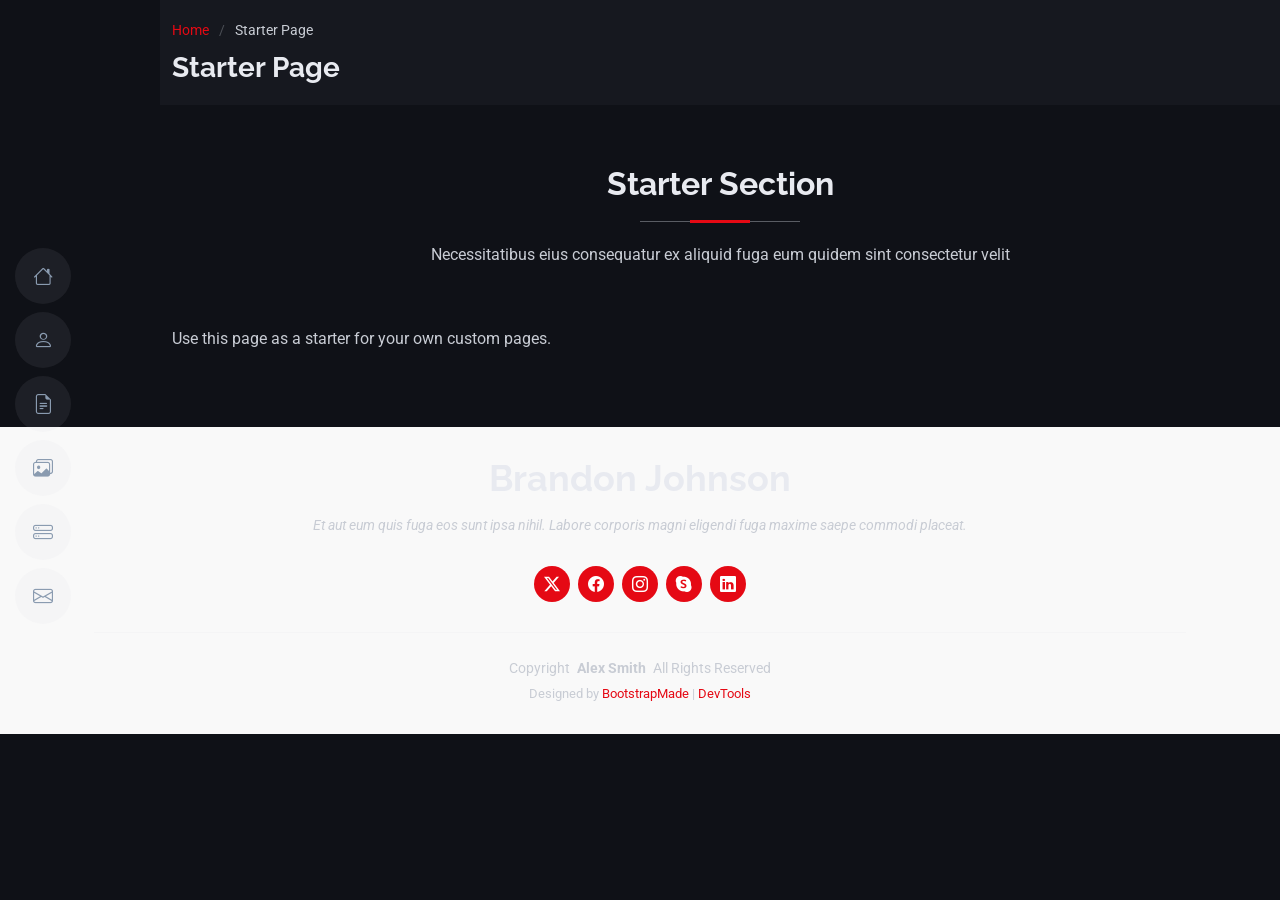
<file: starter-page.html>
<!DOCTYPE html>
<html lang="en">

<head>
  <meta charset="utf-8">
  <meta content="width=device-width, initial-scale=1.0" name="viewport">
  <title>Starter Page - MyResume Bootstrap Template</title>
  <meta content="" name="description">
  <meta content="" name="keywords">

  <!-- Favicons -->
  <link href="assets/img/favicon.png" rel="icon">
  <link href="assets/img/apple-touch-icon.png" rel="apple-touch-icon">

  <!-- Fonts -->
  <link href="https://fonts.googleapis.com" rel="preconnect">
  <link href="https://fonts.gstatic.com" rel="preconnect" crossorigin>
  <link href="https://fonts.googleapis.com/css2?family=Roboto:ital,wght@0,100;0,300;0,400;0,500;0,700;0,900;1,100;1,300;1,400;1,500;1,700;1,900&family=Poppins:ital,wght@0,100;0,200;0,300;0,400;0,500;0,600;0,700;0,800;0,900;1,100;1,200;1,300;1,400;1,500;1,600;1,700;1,800;1,900&family=Raleway:ital,wght@0,100;0,200;0,300;0,400;0,500;0,600;0,700;0,800;0,900;1,100;1,200;1,300;1,400;1,500;1,600;1,700;1,800;1,900&display=swap" rel="stylesheet">

  <!-- Vendor CSS Files -->
  <link href="assets/vendor/bootstrap/css/bootstrap.min.css" rel="stylesheet">
  <link href="assets/vendor/bootstrap-icons/bootstrap-icons.css" rel="stylesheet">
  <link href="assets/vendor/aos/aos.css" rel="stylesheet">
  <link href="assets/vendor/glightbox/css/glightbox.min.css" rel="stylesheet">
  <link href="assets/vendor/swiper/swiper-bundle.min.css" rel="stylesheet">

  <!-- Main CSS File -->
  <link href="assets/css/main.css" rel="stylesheet">

  <!-- =======================================================
  * Template Name: MyResume
  * Template URL: https://bootstrapmade.com/free-html-bootstrap-template-my-resume/
  * Updated: Jun 29 2024 with Bootstrap v5.3.3
  * Author: BootstrapMade.com
  * License: https://bootstrapmade.com/license/
  ======================================================== -->
</head>

<body class="starter-page-page">

  <header id="header" class="header d-flex flex-column justify-content-center">

    <i class="header-toggle d-xl-none bi bi-list"></i>

    <nav id="navmenu" class="navmenu">
      <ul>
        <li><a href="#hero"><i class="bi bi-house navicon"></i><span>Home</span></a></li>
        <li><a href="#about"><i class="bi bi-person navicon"></i><span>About</span></a></li>
        <li><a href="#resume"><i class="bi bi-file-earmark-text navicon"></i><span>Resume</span></a></li>
        <li><a href="#portfolio"><i class="bi bi-images navicon"></i><span>Portfolio</span></a></li>
        <li><a href="#services"><i class="bi bi-hdd-stack navicon"></i><span>Services</span></a></li>
        <li><a href="#contact"><i class="bi bi-envelope navicon"></i><span>Contact</span></a></li>
      </ul>
    </nav>

  </header>

  <main class="main">

    <!-- Page Title -->
    <div class="page-title" data-aos="fade">
      <div class="container">
        <nav class="breadcrumbs">
          <ol>
            <li><a href="index.html">Home</a></li>
            <li class="current">Starter Page</li>
          </ol>
        </nav>
        <h1>Starter Page</h1>
      </div>
    </div><!-- End Page Title -->

    <!-- Starter Section Section -->
    <section id="starter-section" class="starter-section section">

      <!-- Section Title -->
      <div class="container section-title" data-aos="fade-up">
        <h2>Starter Section</h2>
        <p>Necessitatibus eius consequatur ex aliquid fuga eum quidem sint consectetur velit</p>
      </div><!-- End Section Title -->

      <div class="container" data-aos="fade-up">
        <p>Use this page as a starter for your own custom pages.</p>
      </div>

    </section><!-- /Starter Section Section -->

  </main>

  <footer id="footer" class="footer position-relative light-background">
    <div class="container">
      <h3 class="sitename">Brandon Johnson</h3>
      <p>Et aut eum quis fuga eos sunt ipsa nihil. Labore corporis magni eligendi fuga maxime saepe commodi placeat.</p>
      <div class="social-links d-flex justify-content-center">
        <a href=""><i class="bi bi-twitter-x"></i></a>
        <a href=""><i class="bi bi-facebook"></i></a>
        <a href=""><i class="bi bi-instagram"></i></a>
        <a href=""><i class="bi bi-skype"></i></a>
        <a href=""><i class="bi bi-linkedin"></i></a>
      </div>
      <div class="container">
        <div class="copyright">
          <span>Copyright</span> <strong class="px-1 sitename">Alex Smith</strong> <span>All Rights Reserved</span>
        </div>
        <div class="credits">
          <!-- All the links in the footer should remain intact. -->
          <!-- You can delete the links only if you've purchased the pro version. -->
          <!-- Licensing information: https://bootstrapmade.com/license/ -->
          <!-- Purchase the pro version with working PHP/AJAX contact form: [buy-url] -->
          Designed by <a href="https://bootstrapmade.com/">BootstrapMade</a> | <a href="https://bootstrapmade.com/tools/">DevTools</a>
        </div>
      </div>
    </div>
  </footer>

  <!-- Scroll Top -->
  <a href="#" id="scroll-top" class="scroll-top d-flex align-items-center justify-content-center"><i class="bi bi-arrow-up-short"></i></a>

  <!-- Preloader -->
  <div id="preloader"></div>

  <!-- Vendor JS Files -->
  <script src="assets/vendor/bootstrap/js/bootstrap.bundle.min.js"></script>
  <script src="assets/vendor/php-email-form/validate.js"></script>
  <script src="assets/vendor/aos/aos.js"></script>
  <script src="assets/vendor/typed.js/typed.umd.js"></script>
  <script src="assets/vendor/purecounter/purecounter_vanilla.js"></script>
  <script src="assets/vendor/waypoints/noframework.waypoints.js"></script>
  <script src="assets/vendor/glightbox/js/glightbox.min.js"></script>
  <script src="assets/vendor/imagesloaded/imagesloaded.pkgd.min.js"></script>
  <script src="assets/vendor/isotope-layout/isotope.pkgd.min.js"></script>
  <script src="assets/vendor/swiper/swiper-bundle.min.js"></script>

  <!-- Main JS File -->
  <script src="assets/js/main.js"></script>

</body>

</html>
</file>
<file: assets/css/main.css>
/**
* Template Name: MyResume
* Template URL: https://bootstrapmade.com/free-html-bootstrap-template-my-resume/
* Updated: Jun 29 2024 with Bootstrap v5.3.3
* Author: BootstrapMade.com
* License: https://bootstrapmade.com/license/
*/

/*--------------------------------------------------------------
# Font & Color Variables
# Help: https://bootstrapmade.com/color-system/
--------------------------------------------------------------*/
/* Fonts */
:root {
  --default-font: "Roboto",  system-ui, -apple-system, "Segoe UI", Roboto, "Helvetica Neue", Arial, "Noto Sans", "Liberation Sans", sans-serif, "Apple Color Emoji", "Segoe UI Emoji", "Segoe UI Symbol", "Noto Color Emoji";
  --heading-font: "Raleway",  sans-serif;
  --nav-font: "Poppins",  sans-serif;
}

/* Global Colors - The following color variables are used throughout the website. Updating them here will change the color scheme of the entire website */
:root {
  --background-color: #0f1117;
  --default-color: #c8ccd4;
  --heading-color: #e8eaf0;
  --accent-color: #e50914;
  --surface-color: #1a1d26;
  --contrast-color: #ffffff;
}

/* Nav Menu Colors - The following color variables are used specifically for the navigation menu. They are separate from the global colors to allow for more customization options */
:root {
  --nav-color: #8a9bb0;
  --nav-hover-color: #e50914;
  --nav-mobile-background-color: #1a1d26;
  --nav-dropdown-background-color: #1a1d26;
  --nav-dropdown-color: #c8ccd4;
  --nav-dropdown-hover-color: #e50914;
}

/* Color Presets - These classes override global colors when applied to any section or element, providing reuse of the sam color scheme. */

.light-background {
  --background-color: #f9f9f9;
  --surface-color: #ffffff;
}

.dark-background {
  --background-color: #060606;
  --default-color: #ffffff;
  --heading-color: #ffffff;
  --surface-color: #252525;
  --contrast-color: #ffffff;
}

/* Smooth scroll */
:root {
  scroll-behavior: smooth;
}

/*--------------------------------------------------------------
# General Styling & Shared Classes
--------------------------------------------------------------*/
body {
  color: var(--default-color);
  background-color: var(--background-color);
  font-family: var(--default-font);
}

a {
  color: var(--accent-color);
  text-decoration: none;
  transition: 0.3s;
}

a:hover {
  color: color-mix(in srgb, var(--accent-color), transparent 25%);
  text-decoration: none;
}

h1,
h2,
h3,
h4,
h5,
h6 {
  color: var(--heading-color);
  font-family: var(--heading-font);
}

/* PHP Email Form Messages
------------------------------*/
.php-email-form .error-message {
  display: none;
  background: #df1529;
  color: #ffffff;
  text-align: left;
  padding: 15px;
  margin-bottom: 24px;
  font-weight: 600;
}

.php-email-form .sent-message {
  display: none;
  color: #ffffff;
  background: #059652;
  text-align: center;
  padding: 15px;
  margin-bottom: 24px;
  font-weight: 600;
}

.php-email-form .loading {
  display: none;
  background: var(--surface-color);
  text-align: center;
  padding: 15px;
  margin-bottom: 24px;
}

.php-email-form .loading:before {
  content: "";
  display: inline-block;
  border-radius: 50%;
  width: 24px;
  height: 24px;
  margin: 0 10px -6px 0;
  border: 3px solid var(--accent-color);
  border-top-color: var(--surface-color);
  animation: php-email-form-loading 1s linear infinite;
}

@keyframes php-email-form-loading {
  0% {
    transform: rotate(0deg);
  }

  100% {
    transform: rotate(360deg);
  }
}

/*--------------------------------------------------------------
# Global Header
--------------------------------------------------------------*/
.header {
  color: var(--default-color);
  position: fixed;
  top: 0;
  left: 0;
  bottom: 0;
  padding: 0 15px;
  transition: all ease-in-out 0.3s;
  overflow-y: auto;
  z-index: 997;
  min-width: 200px;
}

@media (max-width: 1199px) {
  .header {
    background-color: var(--background-color);
    border-right: 1px solid color-mix(in srgb, var(--default-color), transparent 90%);
    width: 300px;
    left: -100%;
  }
}

@media (min-width: 1200px) and (max-width: 1600px) {
  .header~main {
    margin-left: 160px;
  }

  .header~main .hero {
    margin-left: -160px;
    width: 100vw;
  }
}

.header.header-show {
  left: 0;
}

.header .header-toggle {
  color: var(--contrast-color);
  background-color: var(--accent-color);
  font-size: 22px;
  display: flex;
  align-items: center;
  justify-content: center;
  width: 40px;
  height: 40px;
  border-radius: 50%;
  cursor: pointer;
  position: fixed;
  top: 15px;
  right: 15px;
  z-index: 9999;
  transition: background-color 0.3s;
}

.header .header-toggle:hover {
  color: var(--contrast-color);
  background-color: color-mix(in srgb, var(--accent-color) 90%, white 15%);
}

/*--------------------------------------------------------------
# Navigation Menu
--------------------------------------------------------------*/
.navmenu {
  padding: 0;
  z-index: 9997;
}

.navmenu ul {
  list-style: none;
  padding: 0 0 20px 0;
  margin: 0;
  width: 140px;
}

.navmenu a,
.navmenu a:focus {
  color: var(--nav-color);
  font-family: var(--nav-font);
  display: flex;
  align-items: center;
  padding: 10px 18px;
  margin-bottom: 8px;
  font-size: 15px;
  border-radius: 50px;
  background: color-mix(in srgb, var(--default-color), transparent 92%);
  height: 56px;
  width: 100%;
  overflow: hidden;
  transition: 0.3s;
}

.navmenu a i,
.navmenu a:focus i {
  font-size: 20px;
}

.navmenu a span,
.navmenu a:focus span {
  padding: 0 5px 0 7px;
}

@media (min-width: 992px) {

  .navmenu a,
  .navmenu a:focus {
    max-width: 56px;
  }

  .navmenu a span,
  .navmenu a:focus span {
    display: none;
  }
}

.navmenu a:hover,
.navmenu .active,
.navmenu .active:focus,
.navmenu li:hover>a {
  color: var(--contrast-color);
  background: var(--nav-hover-color);
}

.navmenu a:hover,
.navmenu li:hover>a {
  max-width: 100%;
  color: var(--contrast-color);
}

.navmenu a:hover span,
.navmenu li:hover>a span {
  display: block;
}

/*--------------------------------------------------------------
# Global Footer
--------------------------------------------------------------*/
.footer {
  color: var(--default-color);
  background-color: var(--background-color);
  font-size: 14px;
  text-align: center;
  padding: 30px 0;
  position: relative;
}

.footer h3 {
  font-size: 36px;
  font-weight: 700;
  position: relative;
  padding: 0;
  margin: 0 0 15px 0;
}

.footer p {
  font-size: 15;
  font-style: italic;
  padding: 0;
  margin: 0 0 30px 0;
}

.footer .social-links {
  margin: 0 0 30px 0;
}

.footer .social-links a {
  font-size: 16px;
  display: flex;
  align-items: center;
  justify-content: center;
  background: var(--accent-color);
  color: var(--contrast-color);
  line-height: 1;
  margin: 0 4px;
  border-radius: 50%;
  text-align: center;
  width: 36px;
  height: 36px;
  transition: 0.3s;
}

.footer .social-links a:hover {
  background: color-mix(in srgb, var(--accent-color), transparent 20%);
  text-decoration: none;
}

.footer .copyright {
  padding-top: 25px;
  border-top: 1px solid color-mix(in srgb, var(--default-color), transparent 90%);
}

.footer .credits {
  font-size: 13px;
  padding-top: 5px;
}

/*--------------------------------------------------------------
# Preloader
--------------------------------------------------------------*/
#preloader {
  position: fixed;
  inset: 0;
  z-index: 999999;
  overflow: hidden;
  background: var(--background-color);
  transition: all 0.6s ease-out;
}

#preloader:before {
  content: "";
  position: fixed;
  top: calc(50% - 30px);
  left: calc(50% - 30px);
  border: 6px solid #ffffff;
  border-color: var(--accent-color) transparent var(--accent-color) transparent;
  border-radius: 50%;
  width: 60px;
  height: 60px;
  animation: animate-preloader 1.5s linear infinite;
}

@keyframes animate-preloader {
  0% {
    transform: rotate(0deg);
  }

  100% {
    transform: rotate(360deg);
  }
}

/*--------------------------------------------------------------
# Scroll Top Button
--------------------------------------------------------------*/
.scroll-top {
  position: fixed;
  visibility: hidden;
  opacity: 0;
  right: 15px;
  bottom: -15px;
  z-index: 99999;
  background-color: var(--accent-color);
  width: 44px;
  height: 44px;
  border-radius: 50px;
  transition: all 0.4s;
}

.scroll-top i {
  font-size: 24px;
  color: var(--contrast-color);
  line-height: 0;
}

.scroll-top:hover {
  background-color: color-mix(in srgb, var(--accent-color), transparent 20%);
  color: var(--contrast-color);
}

.scroll-top.active {
  visibility: visible;
  opacity: 1;
  bottom: 15px;
}

/*--------------------------------------------------------------
# Disable aos animation delay on mobile devices
--------------------------------------------------------------*/
@media screen and (max-width: 768px) {
  [data-aos-delay] {
    transition-delay: 0 !important;
  }
}

/*--------------------------------------------------------------
# Global Page Titles & Breadcrumbs
--------------------------------------------------------------*/
.page-title {
  --background-color: color-mix(in srgb, var(--default-color), transparent 96%);
  color: var(--default-color);
  background-color: var(--background-color);
  padding: 20px 0;
  position: relative;
}

.page-title h1 {
  font-size: 28px;
  font-weight: 700;
  margin: 0;
}

.page-title .breadcrumbs ol {
  display: flex;
  flex-wrap: wrap;
  list-style: none;
  padding: 0 0 10px 0;
  margin: 0;
  font-size: 14px;
  font-weight: 400;
}

.page-title .breadcrumbs ol li+li {
  padding-left: 10px;
}

.page-title .breadcrumbs ol li+li::before {
  content: "/";
  display: inline-block;
  padding-right: 10px;
  color: color-mix(in srgb, var(--default-color), transparent 70%);
}

/*--------------------------------------------------------------
# Global Sections
--------------------------------------------------------------*/
section,
.section {
  color: var(--default-color);
  background-color: var(--background-color);
  padding: 60px 0;
  overflow: clip;
}

/*--------------------------------------------------------------
# Global Section Titles
--------------------------------------------------------------*/
.section-title {
  text-align: center;
  padding-bottom: 60px;
  position: relative;
}

.section-title h2 {
  font-size: 32px;
  font-weight: 700;
  margin-bottom: 20px;
  padding-bottom: 20px;
  position: relative;
}

.section-title h2:before {
  content: "";
  position: absolute;
  display: block;
  width: 160px;
  height: 1px;
  background: color-mix(in srgb, var(--default-color), transparent 60%);
  left: 0;
  right: 0;
  bottom: 1px;
  margin: auto;
}

.section-title h2::after {
  content: "";
  position: absolute;
  display: block;
  width: 60px;
  height: 3px;
  background: var(--accent-color);
  left: 0;
  right: 0;
  bottom: 0;
  margin: auto;
}

.section-title p {
  margin-bottom: 0;
}

/*--------------------------------------------------------------
# Hero Section
--------------------------------------------------------------*/
.hero {
  width: 100%;
  min-height: 100vh;
  position: relative;
  padding: 80px 0;
  display: flex;
  align-items: center;
  justify-content: center;
}

.hero img {
  position: absolute;
  inset: 0;
  display: block;
  width: 100%;
  height: 100%;
  object-fit: cover;
  z-index: 1;
}

.hero:before {
  content: "";
  background:
    radial-gradient(60% 50% at 15% 20%, rgba(229, 9, 20, 0.22), transparent 70%),
    radial-gradient(50% 45% at 85% 85%, rgba(229, 9, 20, 0.14), transparent 70%),
    var(--background-color);
  position: absolute;
  inset: 0;
  z-index: 2;
}

.hero .hero-spotlight {
  --mx: 50%;
  --my: 50%;
  position: absolute;
  inset: 0;
  z-index: 2; /* depois do canvas no DOM, então fica por cima dele e abaixo do texto */
  pointer-events: none;
  opacity: 0;
  transition: opacity 0.5s ease;
  mix-blend-mode: screen;
  background: radial-gradient(circle 320px at var(--mx) var(--my),
      rgba(229, 9, 20, 0.22),
      rgba(229, 9, 20, 0.07) 45%,
      transparent 72%);
}

.hero .hero-spotlight.is-active {
  opacity: 1;
}

.hero #hero-canvas {
  position: absolute;
  inset: 0;
  display: block;
  width: 100%;
  height: 100%;
  z-index: 2; /* mesmo nível do overlay (:before), mas vem depois no DOM, então fica por cima */
  pointer-events: none;
}

.hero .container {
  position: relative;
  z-index: 3;
}

.hero h2 {
  margin: 0;
  font-size: 64px;
  font-weight: 700;
}

.hero p {
  margin: 5px 0 0 0;
  font-size: 26px;
}

.hero p span {
  letter-spacing: 1px;
  border-bottom: 2px solid var(--accent-color);
}

.hero .social-links {
  margin-top: 25px;
}

.hero .social-links a {
  font-size: 20px;
  display: inline-block;
  color: color-mix(in srgb, var(--default-color), transparent 30%);
  line-height: 1;
  margin-right: 20px;
  transition: 0.3s;
}

.hero .social-links a:hover {
  color: var(--accent-color);
}

@media (max-width: 768px) {
  .hero h2 {
    font-size: 32px;
  }

  .hero p {
    font-size: 20px;
  }
}

/*--------------------------------------------------------------
# About Section
--------------------------------------------------------------*/
.about .content h2 {
  font-weight: 700;
  font-size: 24px;
}

.about .content ul {
  list-style: none;
  padding: 0;
}

.about .content ul li {
  margin-bottom: 20px;
  display: flex;
  align-items: center;
}

.about .content ul strong {
  margin-right: 10px;
}

.about .content ul i {
  font-size: 16px;
  margin-right: 5px;
  color: var(--accent-color);
  line-height: 0;
}

/*--------------------------------------------------------------
# Stats Section
--------------------------------------------------------------*/
.stats i {
  background-color: var(--accent-color);
  color: var(--contrast-color);
  width: 54px;
  height: 54px;
  font-size: 24px;
  border-radius: 50px;
  display: inline-flex;
  align-items: center;
  justify-content: center;
  position: relative;
  z-index: 1;
}

.stats .stats-item {
  margin-top: 10px;
  width: 100%;
  position: relative;
  text-align: center;
  z-index: 0;
}

.stats .stats-item span {
  font-size: 36px;
  display: block;
  font-weight: 700;
  color: color-mix(in srgb, var(--default-color), transparent 20%);
}

.stats .stats-item p {
  padding: 0;
  margin: 0;
  color: color-mix(in srgb, var(--default-color), transparent 50%);
  font-size: 16px;
}

/*--------------------------------------------------------------
# Skills Section
--------------------------------------------------------------*/
.skills .progress {
  height: 60px;
  display: block;
  background: none;
  border-radius: 0;
}

.skills .progress .skill {
  color: var(--heading-color);
  padding: 0;
  margin: 0 0 6px 0;
  text-transform: uppercase;
  display: block;
  font-weight: 600;
  font-family: var(--heading-font);
}

.skills .progress .skill .val {
  float: right;
  font-style: normal;
}

.skills .progress-bar-wrap {
  background: color-mix(in srgb, var(--default-color), transparent 90%);
  height: 10px;
}

.skills .progress-bar {
  width: 1px;
  height: 10px;
  transition: 0.9s;
  background-color: var(--accent-color);
}

/*--------------------------------------------------------------
# Resume Section
--------------------------------------------------------------*/
.resume .resume-title {
  color: var(--heading-color);
  font-size: 26px;
  font-weight: 700;
  margin-top: 20px;
  margin-bottom: 20px;
}

.resume .resume-item {
  padding: 0 0 20px 20px;
  margin-top: -2px;
  border-left: 2px solid var(--accent-color);
  position: relative;
}

.resume .resume-item h4 {
  line-height: 18px;
  font-size: 18px;
  font-weight: 600;
  text-transform: uppercase;
  color: color-mix(in srgb, var(--default-color), transparent 20%);
  margin-bottom: 10px;
}

.resume .resume-item h5 {
  font-size: 16px;
  padding: 5px 15px;
  display: inline-block;
  font-weight: 600;
  margin-bottom: 10px;
}

.resume .resume-item ul {
  padding-left: 20px;
}

.resume .resume-item ul li {
  padding-bottom: 10px;
}

.resume .resume-item:last-child {
  padding-bottom: 0;
}

.resume .resume-item::before {
  content: "";
  position: absolute;
  width: 16px;
  height: 16px;
  border-radius: 50px;
  left: -9px;
  top: 0;
  background: var(--background-color);
  border: 2px solid var(--accent-color);
}

/*--------------------------------------------------------------
# Portfolio Section
--------------------------------------------------------------*/
.portfolio .portfolio-filters {
  padding: 0;
  margin: 0 auto 20px auto;
  list-style: none;
  text-align: center;
}

.portfolio .portfolio-filters li {
  cursor: pointer;
  display: inline-block;
  padding: 8px 20px 10px 20px;
  margin: 0;
  font-size: 15px;
  font-weight: 500;
  line-height: 1;
  margin-bottom: 5px;
  border-radius: 50px;
  transition: all 0.3s ease-in-out;
  font-family: var(--heading-font);
}

.portfolio .portfolio-filters li:hover,
.portfolio .portfolio-filters li.filter-active {
  color: var(--contrast-color);
  background-color: var(--accent-color);
}

.portfolio .portfolio-filters li:first-child {
  margin-left: 0;
}

.portfolio .portfolio-filters li:last-child {
  margin-right: 0;
}

@media (max-width: 575px) {
  .portfolio .portfolio-filters li {
    font-size: 14px;
    margin: 0 0 10px 0;
  }
}

.portfolio .portfolio-item {
  position: relative;
  overflow: hidden;
}

.portfolio .portfolio-item .portfolio-info {
  opacity: 0;
  position: absolute;
  left: 12px;
  right: 12px;
  bottom: -100%;
  z-index: 3;
  transition: all ease-in-out 0.5s;
  background: color-mix(in srgb, var(--background-color), transparent 10%);
  padding: 15px;
}

.portfolio .portfolio-item .portfolio-info h4 {
  font-size: 18px;
  font-weight: 600;
  padding-right: 50px;
}

.portfolio .portfolio-item .portfolio-info p {
  color: color-mix(in srgb, var(--default-color), transparent 30%);
  font-size: 14px;
  margin-bottom: 0;
  padding-right: 50px;
}

.portfolio .portfolio-item .portfolio-info .preview-link,
.portfolio .portfolio-item .portfolio-info .details-link {
  position: absolute;
  right: 50px;
  font-size: 24px;
  top: calc(50% - 14px);
  color: color-mix(in srgb, var(--default-color), transparent 30%);
  transition: 0.3s;
  line-height: 0;
}

.portfolio .portfolio-item .portfolio-info .preview-link:hover,
.portfolio .portfolio-item .portfolio-info .details-link:hover {
  color: var(--accent-color);
}

.portfolio .portfolio-item .portfolio-info .details-link {
  right: 14px;
  font-size: 28px;
}

.portfolio .portfolio-item:hover .portfolio-info {
  opacity: 1;
  bottom: 0;
}

/*--------------------------------------------------------------
# Portfolio Cards (gráficos Plotly nativos)
--------------------------------------------------------------*/
.portfolio-card {
  background: var(--surface-color);
  border: 1px solid color-mix(in srgb, var(--default-color), transparent 88%);
  border-radius: 10px;
  overflow: hidden;
  transition: box-shadow 0.3s ease, transform 0.3s ease;
  height: 100%;
}

.portfolio-card:hover {
  box-shadow: 0 8px 32px color-mix(in srgb, var(--accent-color), transparent 80%);
  transform: translateY(-4px);
}

.portfolio-card-header {
  padding: 18px 20px 8px 20px;
  border-bottom: 1px solid color-mix(in srgb, var(--default-color), transparent 92%);
}

.portfolio-card-header h4 {
  font-size: 16px;
  font-weight: 700;
  color: var(--heading-color);
  margin: 6px 0 4px 0;
}

.portfolio-card-header p {
  font-size: 13px;
  color: color-mix(in srgb, var(--default-color), transparent 45%);
  margin: 0;
}

.portfolio-badge {
  display: inline-block;
  background: color-mix(in srgb, var(--accent-color), transparent 88%);
  color: var(--accent-color);
  font-size: 11px;
  font-weight: 600;
  padding: 3px 10px;
  border-radius: 50px;
  letter-spacing: 0.4px;
}

.plotly-chart {
  padding: 8px 4px 4px 4px;
  width: 100%;
  position: relative;
  overflow: hidden;
  border-radius: 8px;
  box-shadow: 0 4px 20px rgba(0, 0, 0, 0.12);
  transition: box-shadow 0.3s ease;
}

.portfolio .portfolio-wrap:hover {
  box-shadow: 0 8px 32px rgba(5, 99, 187, 0.18);
}

.portfolio .portfolio-wrap img {
  display: block;
  width: 100%;
  height: 220px;
  object-fit: cover;
  transition: transform 0.4s ease;
}

.portfolio .portfolio-wrap:hover img {
  transform: scale(1.04);
}

/*--------------------------------------------------------------
# Download CV Button
--------------------------------------------------------------*/
.btn-download-cv {
  background: color-mix(in srgb, var(--accent-color), transparent 92%);
  border: 1px solid color-mix(in srgb, var(--accent-color), transparent 65%);
  border-radius: 8px;
  padding: 12px 16px;
  transition: all 0.3s ease;
  color: var(--default-color) !important;
  margin-bottom: 10px;
}

.btn-download-cv:hover {
  background: var(--accent-color);
  color: var(--contrast-color) !important;
}

.btn-download-cv i {
  color: var(--accent-color);
  background: color-mix(in srgb, var(--accent-color), transparent 85%);
  font-size: 20px;
  width: 44px;
  height: 44px;
  display: flex;
  justify-content: center;
  align-items: center;
  border-radius: 50px;
  transition: all 0.3s ease-in-out;
  flex-shrink: 0;
}

.btn-download-cv:hover i {
  background: color-mix(in srgb, var(--contrast-color), transparent 20%);
  color: var(--contrast-color);
}

.btn-download-cv h3 {
  color: var(--heading-color);
  font-size: 18px;
  font-weight: 700;
  margin-bottom: 5px;
  padding: 0;
  transition: color 0.3s;
}

.btn-download-cv:hover h3 {
  color: var(--contrast-color);
}

.btn-download-cv p {
  color: color-mix(in srgb, var(--default-color), transparent 40%);
  font-size: 14px;
  margin: 0;
  padding: 0;
  transition: color 0.3s;
}

.btn-download-cv:hover p {
  color: color-mix(in srgb, var(--contrast-color), transparent 15%);
}



/*--------------------------------------------------------------
# Services Section
--------------------------------------------------------------*/
.services .service-item {
  background-color: var(--surface-color);
  box-shadow: 0px 5px 90px 0px rgba(0, 0, 0, 0.1);
  height: 100%;
  padding: 60px 30px;
  text-align: center;
  transition: 0.3s;
  border-radius: 5px;
}

.services .service-item .icon {
  margin: 0 auto;
  width: 100px;
  height: 100px;
  display: flex;
  align-items: center;
  justify-content: center;
  transition: ease-in-out 0.3s;
  position: relative;
}

.services .service-item .icon i {
  font-size: 36px;
  transition: 0.5s;
  position: relative;
}

.services .service-item .icon svg {
  position: absolute;
  top: 0;
  left: 0;
}

.services .service-item .icon svg path {
  transition: 0.5s;
  fill: color-mix(in srgb, var(--default-color), transparent 95%);
}

.services .service-item h3 {
  font-weight: 700;
  margin: 10px 0 15px 0;
  font-size: 22px;
}

.services .service-item p {
  line-height: 24px;
  font-size: 14px;
  margin-bottom: 0;
}

.services .service-item:hover {
  box-shadow: 0px 5px 35px 0px rgba(0, 0, 0, 0.1);
}

.services .service-item.item-cyan i {
  color: #0dcaf0;
}

.services .service-item.item-cyan:hover .icon i {
  color: #fff;
}

.services .service-item.item-cyan:hover .icon path {
  fill: #0dcaf0;
}

.services .service-item.item-orange i {
  color: #fd7e14;
}

.services .service-item.item-orange:hover .icon i {
  color: #fff;
}

.services .service-item.item-orange:hover .icon path {
  fill: #fd7e14;
}

.services .service-item.item-teal i {
  color: #20c997;
}

.services .service-item.item-teal:hover .icon i {
  color: #fff;
}

.services .service-item.item-teal:hover .icon path {
  fill: #20c997;
}

.services .service-item.item-red i {
  color: #df1529;
}

.services .service-item.item-red:hover .icon i {
  color: #fff;
}

.services .service-item.item-red:hover .icon path {
  fill: #df1529;
}

.services .service-item.item-indigo i {
  color: #6610f2;
}

.services .service-item.item-indigo:hover .icon i {
  color: #fff;
}

.services .service-item.item-indigo:hover .icon path {
  fill: #6610f2;
}

.services .service-item.item-pink i {
  color: #f3268c;
}

.services .service-item.item-pink:hover .icon i {
  color: #fff;
}

.services .service-item.item-pink:hover .icon path {
  fill: #f3268c;
}

/*--------------------------------------------------------------
# Testimonials Section
--------------------------------------------------------------*/
.testimonials .testimonials-carousel,
.testimonials .testimonials-slider {
  overflow: hidden;
}

.testimonials .testimonial-item .testimonial-content {
  border-left: 3px solid var(--accent-color);
  padding-left: 30px;
}

.testimonials .testimonial-item .testimonial-img {
  border-radius: 50%;
  border: 4px solid var(--background-color);
  margin: 0 auto;
}

.testimonials .testimonial-item h3 {
  font-size: 20px;
  font-weight: bold;
  margin: 10px 0 5px 0;
}

.testimonials .testimonial-item h4 {
  font-size: 14px;
  color: color-mix(in srgb, var(--default-color), transparent 40%);
  margin: 0 0 10px 0;
}

.testimonials .testimonial-item .stars i {
  color: #ffc107;
  margin: 0 1px;
}

.testimonials .testimonial-item .quote-icon-left,
.testimonials .testimonial-item .quote-icon-right {
  color: color-mix(in srgb, var(--accent-color), transparent 50%);
  font-size: 26px;
  line-height: 0;
}

.testimonials .testimonial-item .quote-icon-left {
  display: inline-block;
  left: -5px;
  position: relative;
}

.testimonials .testimonial-item .quote-icon-right {
  display: inline-block;
  right: -5px;
  position: relative;
  top: 10px;
  transform: scale(-1, -1);
}

.testimonials .testimonial-item p {
  font-style: italic;
}

.testimonials .swiper-wrapper {
  height: auto;
}

.testimonials .swiper-pagination {
  margin-top: 30px;
  position: relative;
}

.testimonials .swiper-pagination .swiper-pagination-bullet {
  width: 12px;
  height: 12px;
  background-color: color-mix(in srgb, var(--default-color), transparent 85%);
  opacity: 1;
}

.testimonials .swiper-pagination .swiper-pagination-bullet-active {
  background-color: var(--accent-color);
}

/*--------------------------------------------------------------
# Contact Section
--------------------------------------------------------------*/
.contact .info-item+.info-item {
  margin-top: 40px;
}

.contact .info-item i {
  color: var(--accent-color);
  background: color-mix(in srgb, var(--accent-color), transparent 92%);
  font-size: 20px;
  width: 44px;
  height: 44px;
  display: flex;
  justify-content: center;
  align-items: center;
  border-radius: 50px;
  transition: all 0.3s ease-in-out;
  margin-right: 15px;
}

.contact .info-item h3 {
  padding: 0;
  font-size: 18px;
  font-weight: 700;
  margin-bottom: 5px;
}

.contact .info-item p {
  padding: 0;
  margin-bottom: 0;
  font-size: 14px;
}

.contact .info-item:hover i {
  background: var(--accent-color);
  color: var(--contrast-color);
}

.contact .php-email-form {
  height: 100%;
}

.contact .php-email-form input[type=text],
.contact .php-email-form input[type=email],
.contact .php-email-form textarea {
  font-size: 14px;
  padding: 10px 15px;
  box-shadow: none;
  border-radius: 0;
  color: var(--default-color);
  background-color: color-mix(in srgb, var(--background-color), transparent 50%);
  border-color: color-mix(in srgb, var(--default-color), transparent 80%);
}

.contact .php-email-form input[type=text]:focus,
.contact .php-email-form input[type=email]:focus,
.contact .php-email-form textarea:focus {
  border-color: var(--accent-color);
}

.contact .php-email-form input[type=text]::placeholder,
.contact .php-email-form input[type=email]::placeholder,
.contact .php-email-form textarea::placeholder {
  color: color-mix(in srgb, var(--default-color), transparent 70%);
}

.contact .php-email-form button[type=submit] {
  color: var(--contrast-color);
  background: var(--accent-color);
  border: 0;
  padding: 10px 30px;
  transition: 0.4s;
  border-radius: 50px;
}

.contact .php-email-form button[type=submit]:hover {
  background: color-mix(in srgb, var(--accent-color), transparent 25%);
}

/*--------------------------------------------------------------
# Portfolio Details Section
--------------------------------------------------------------*/
.portfolio-details .portfolio-details-slider img {
  width: 100%;
}

.portfolio-details .swiper-wrapper {
  height: auto;
}

.portfolio-details .swiper-button-prev,
.portfolio-details .swiper-button-next {
  width: 48px;
  height: 48px;
}

.portfolio-details .swiper-button-prev:after,
.portfolio-details .swiper-button-next:after {
  color: rgba(255, 255, 255, 0.8);
  background-color: rgba(0, 0, 0, 0.15);
  font-size: 24px;
  border-radius: 50%;
  width: 48px;
  height: 48px;
  display: flex;
  align-items: center;
  justify-content: center;
  transition: 0.3s;
}

.portfolio-details .swiper-button-prev:hover:after,
.portfolio-details .swiper-button-next:hover:after {
  background-color: rgba(0, 0, 0, 0.3);
}

@media (max-width: 575px) {

  .portfolio-details .swiper-button-prev,
  .portfolio-details .swiper-button-next {
    display: none;
  }
}

.portfolio-details .swiper-pagination {
  margin-top: 20px;
  position: relative;
}

.portfolio-details .swiper-pagination .swiper-pagination-bullet {
  width: 10px;
  height: 10px;
  background-color: color-mix(in srgb, var(--default-color), transparent 85%);
  opacity: 1;
}

.portfolio-details .swiper-pagination .swiper-pagination-bullet-active {
  background-color: var(--accent-color);
}

.portfolio-details .portfolio-info h3 {
  font-size: 22px;
  font-weight: 700;
  margin-bottom: 20px;
  padding-bottom: 20px;
  position: relative;
}

.portfolio-details .portfolio-info h3:after {
  content: "";
  position: absolute;
  display: block;
  width: 50px;
  height: 3px;
  background: var(--accent-color);
  left: 0;
  bottom: 0;
}

.portfolio-details .portfolio-info ul {
  list-style: none;
  padding: 0;
  font-size: 15px;
}

.portfolio-details .portfolio-info ul li {
  display: flex;
  flex-direction: column;
  padding-bottom: 15px;
}

.portfolio-details .portfolio-info ul strong {
  text-transform: uppercase;
  font-weight: 400;
  color: color-mix(in srgb, var(--default-color), transparent 50%);
  font-size: 14px;
}

.portfolio-details .portfolio-info .btn-visit {
  padding: 8px 40px;
  background: var(--accent-color);
  color: var(--contrast-color);
  border-radius: 50px;
  transition: 0.3s;
}

.portfolio-details .portfolio-info .btn-visit:hover {
  background: color-mix(in srgb, var(--accent-color), transparent 20%);
}

.portfolio-details .portfolio-description h2 {
  font-size: 26px;
  font-weight: 700;
  margin-bottom: 20px;
}

.portfolio-details .portfolio-description p {
  padding: 0;
}

.portfolio-details .portfolio-description .testimonial-item {
  padding: 30px 30px 0 30px;
  position: relative;
  background: color-mix(in srgb, var(--default-color), transparent 97%);
  margin-bottom: 50px;
}

.portfolio-details .portfolio-description .testimonial-item .testimonial-img {
  width: 90px;
  border-radius: 50px;
  border: 6px solid var(--background-color);
  float: left;
  margin: 0 10px 0 0;
}

.portfolio-details .portfolio-description .testimonial-item h3 {
  font-size: 18px;
  font-weight: bold;
  margin: 15px 0 5px 0;
  padding-top: 20px;
}

.portfolio-details .portfolio-description .testimonial-item h4 {
  font-size: 14px;
  color: #6c757d;
  margin: 0;
}

.portfolio-details .portfolio-description .testimonial-item .quote-icon-left,
.portfolio-details .portfolio-description .testimonial-item .quote-icon-right {
  color: color-mix(in srgb, var(--accent-color), transparent 50%);
  font-size: 26px;
  line-height: 0;
}

.portfolio-details .portfolio-description .testimonial-item .quote-icon-left {
  display: inline-block;
  left: -5px;
  position: relative;
}

.portfolio-details .portfolio-description .testimonial-item .quote-icon-right {
  display: inline-block;
  right: -5px;
  position: relative;
  top: 10px;
  transform: scale(-1, -1);
}

.portfolio-details .portfolio-description .testimonial-item p {
  font-style: italic;
  margin: 0 0 15px 0 0 0;
  padding: 0;
}

/*--------------------------------------------------------------
# Service Details Section
--------------------------------------------------------------*/
.service-details .service-box {
  padding: 20px;
  box-shadow: 0px 2px 20px rgba(0, 0, 0, 0.1);
}

.service-details .service-box+.service-box {
  margin-top: 30px;
}

.service-details .service-box h4 {
  font-size: 20px;
  font-weight: 700;
  border-bottom: 2px solid color-mix(in srgb, var(--default-color), transparent 92%);
  padding-bottom: 15px;
  margin-bottom: 15px;
}

.service-details .services-list a {
  color: color-mix(in srgb, var(--default-color), transparent 20%);
  background-color: color-mix(in srgb, var(--default-color), transparent 96%);
  display: flex;
  align-items: center;
  padding: 12px 15px;
  margin-top: 15px;
  transition: 0.3s;
}

.service-details .services-list a:first-child {
  margin-top: 0;
}

.service-details .services-list a i {
  font-size: 16px;
  margin-right: 8px;
  color: var(--accent-color);
}

.service-details .services-list a.active {
  color: var(--contrast-color);
  background-color: var(--accent-color);
}

.service-details .services-list a.active i {
  color: var(--contrast-color);
}

.service-details .services-list a:hover {
  background-color: color-mix(in srgb, var(--accent-color), transparent 95%);
  color: var(--accent-color);
}

.service-details .download-catalog a {
  color: var(--default-color);
  display: flex;
  align-items: center;
  padding: 10px 0;
  transition: 0.3s;
  border-top: 1px solid color-mix(in srgb, var(--default-color), transparent 90%);
}

.service-details .download-catalog a:first-child {
  border-top: 0;
  padding-top: 0;
}

.service-details .download-catalog a:last-child {
  padding-bottom: 0;
}

.service-details .download-catalog a i {
  font-size: 24px;
  margin-right: 8px;
  color: var(--accent-color);
}

.service-details .download-catalog a:hover {
  color: var(--accent-color);
}

.service-details .help-box {
  background-color: var(--accent-color);
  color: var(--contrast-color);
  margin-top: 30px;
  padding: 30px 15px;
}

.service-details .help-box .help-icon {
  font-size: 48px;
}

.service-details .help-box h4,
.service-details .help-box a {
  color: var(--contrast-color);
}

.service-details .services-img {
  margin-bottom: 20px;
}

.service-details h3 {
  font-size: 26px;
  font-weight: 700;
}

.service-details p {
  font-size: 15px;
}

.service-details ul {
  list-style: none;
  padding: 0;
  font-size: 15px;
}

.service-details ul li {
  padding: 5px 0;
  display: flex;
  align-items: center;
}

.service-details ul i {
  font-size: 20px;
  margin-right: 8px;
  color: var(--accent-color);
}

/*--------------------------------------------------------------
# Starter Section Section
--------------------------------------------------------------*/
.starter-section {
  /* Add your styles here */
}
</file>
